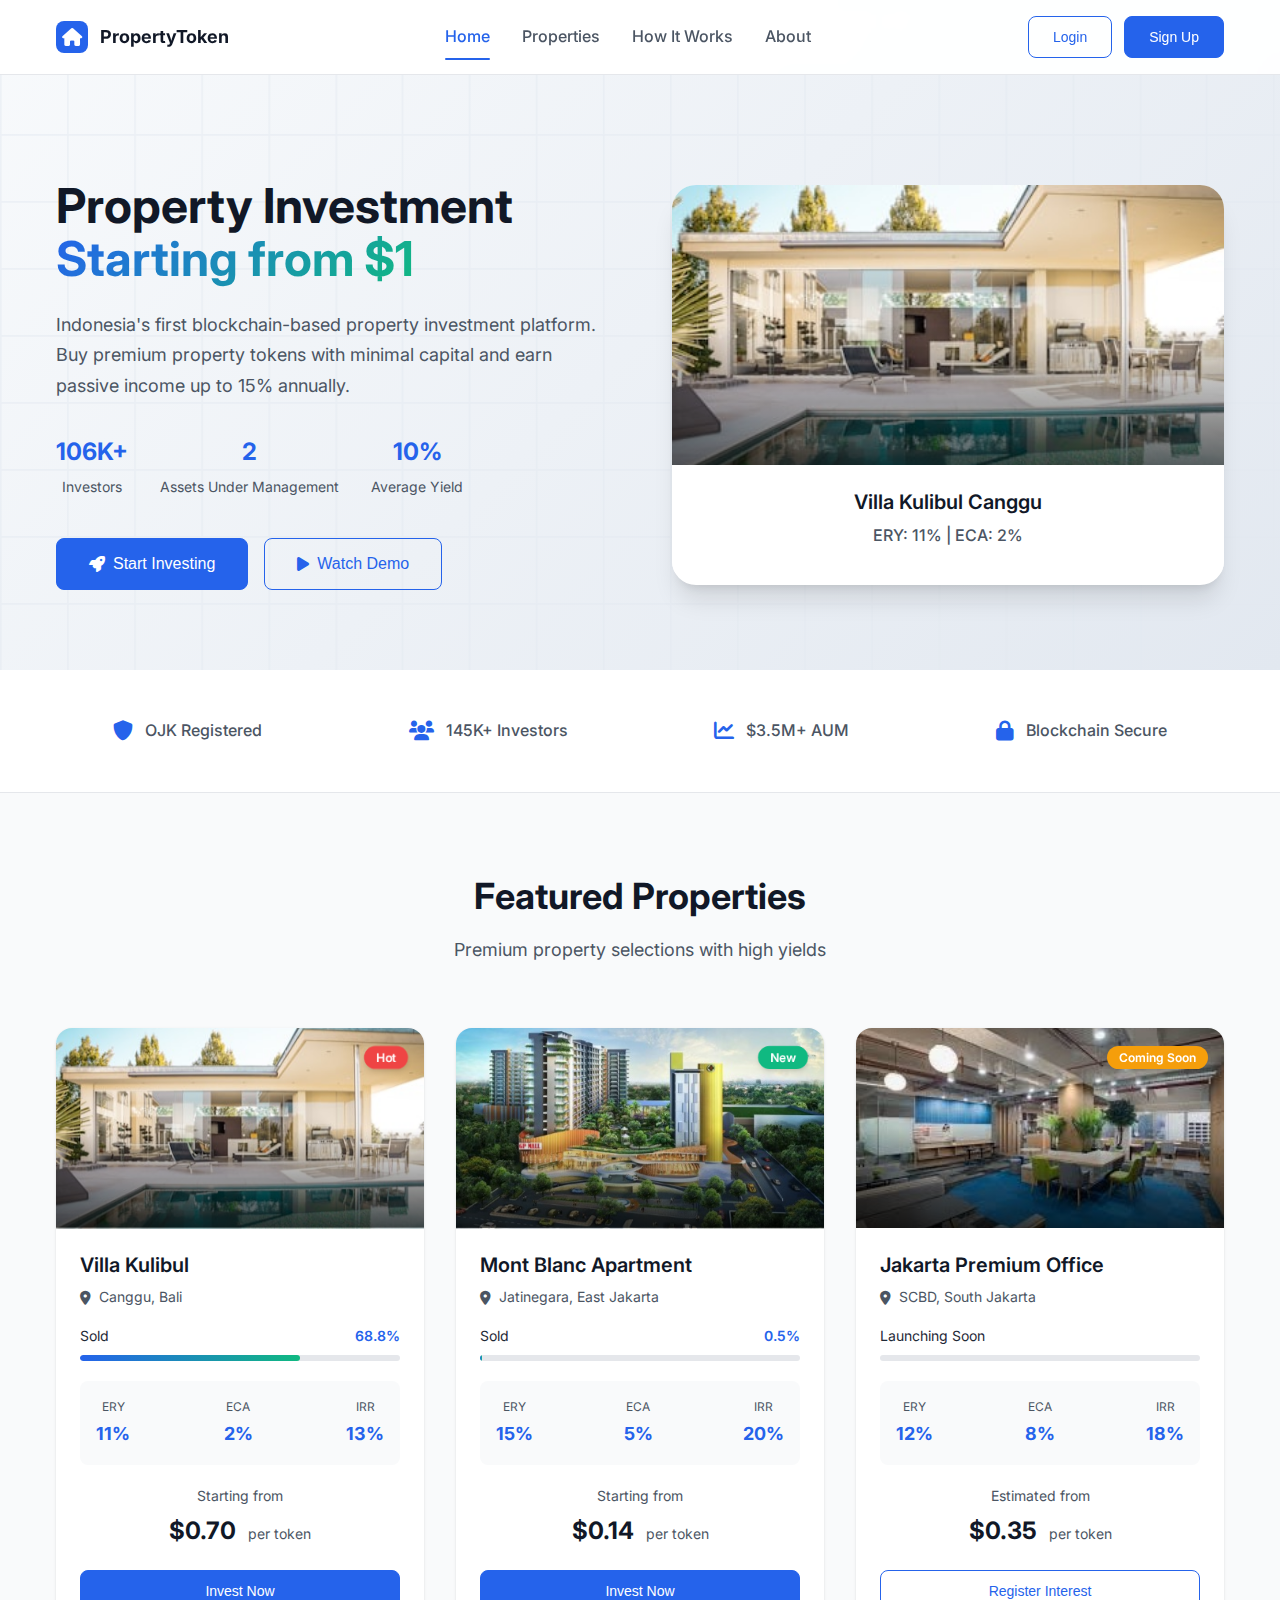
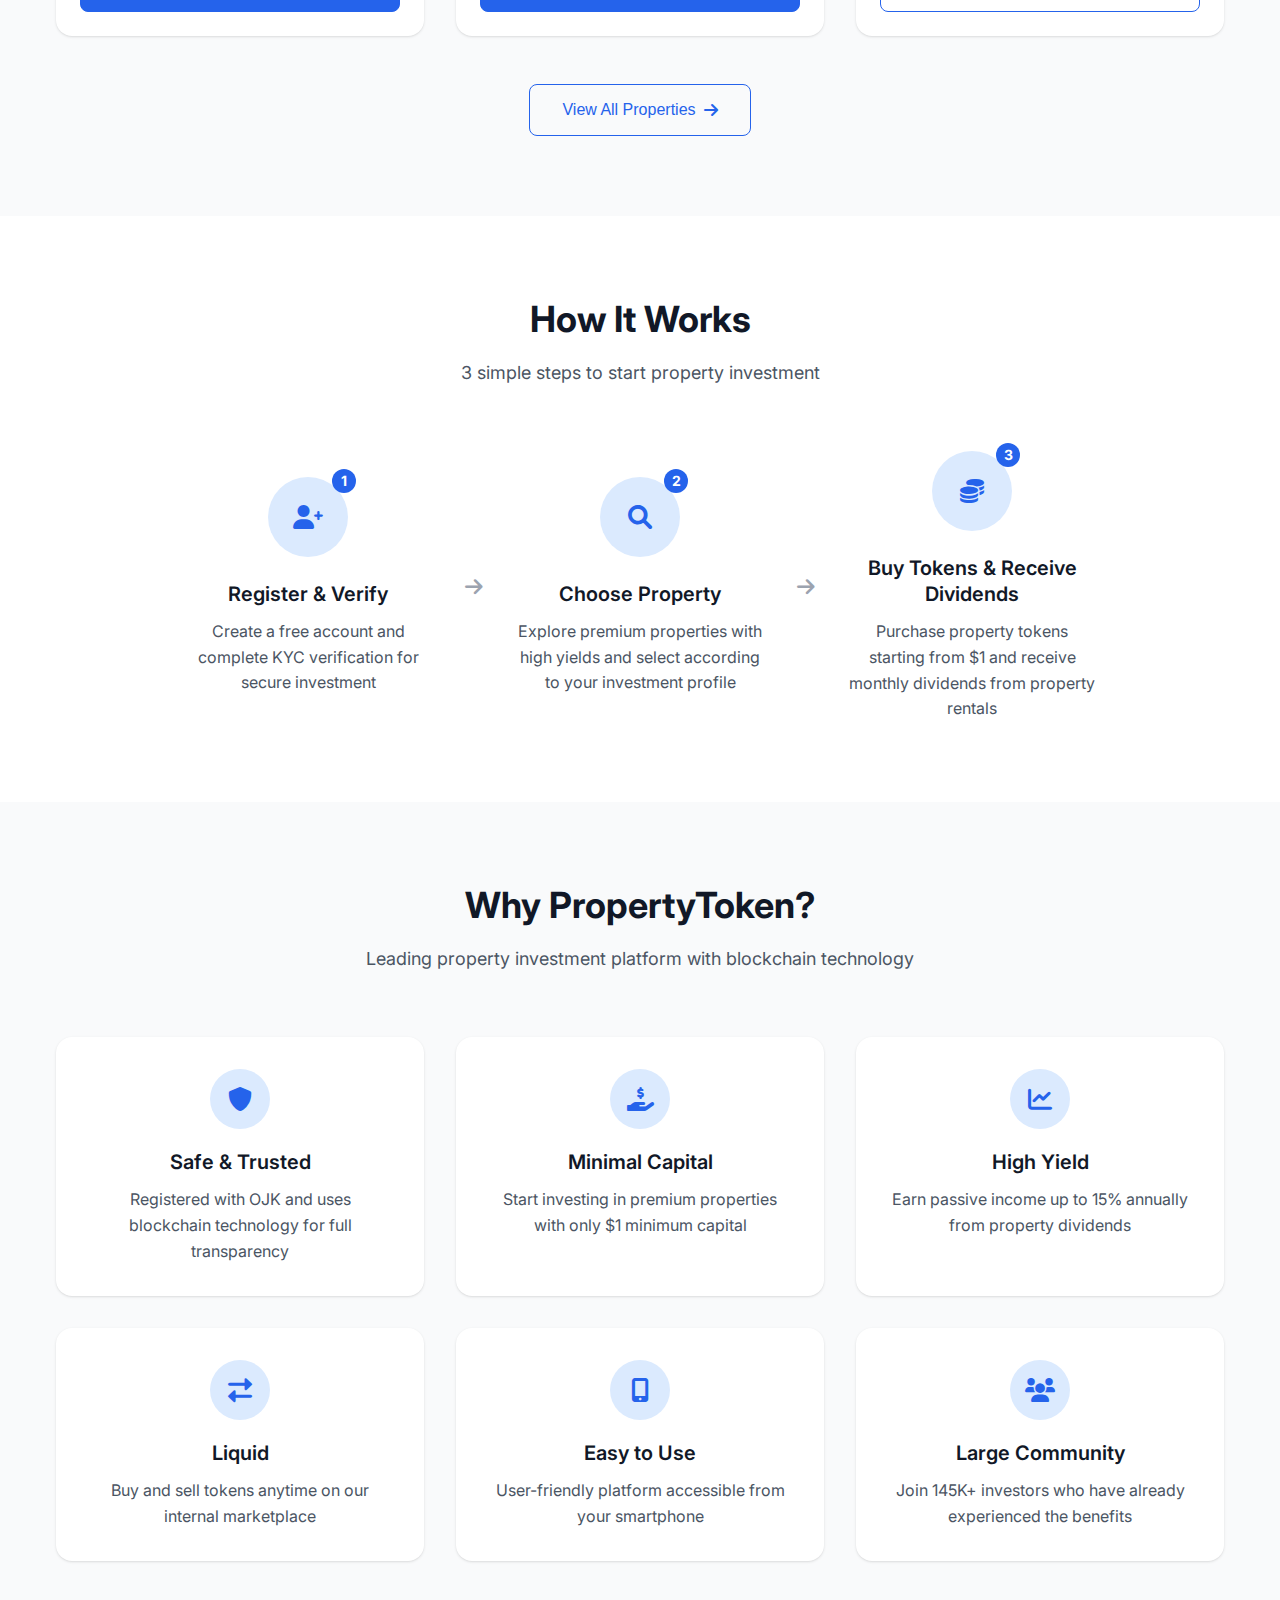
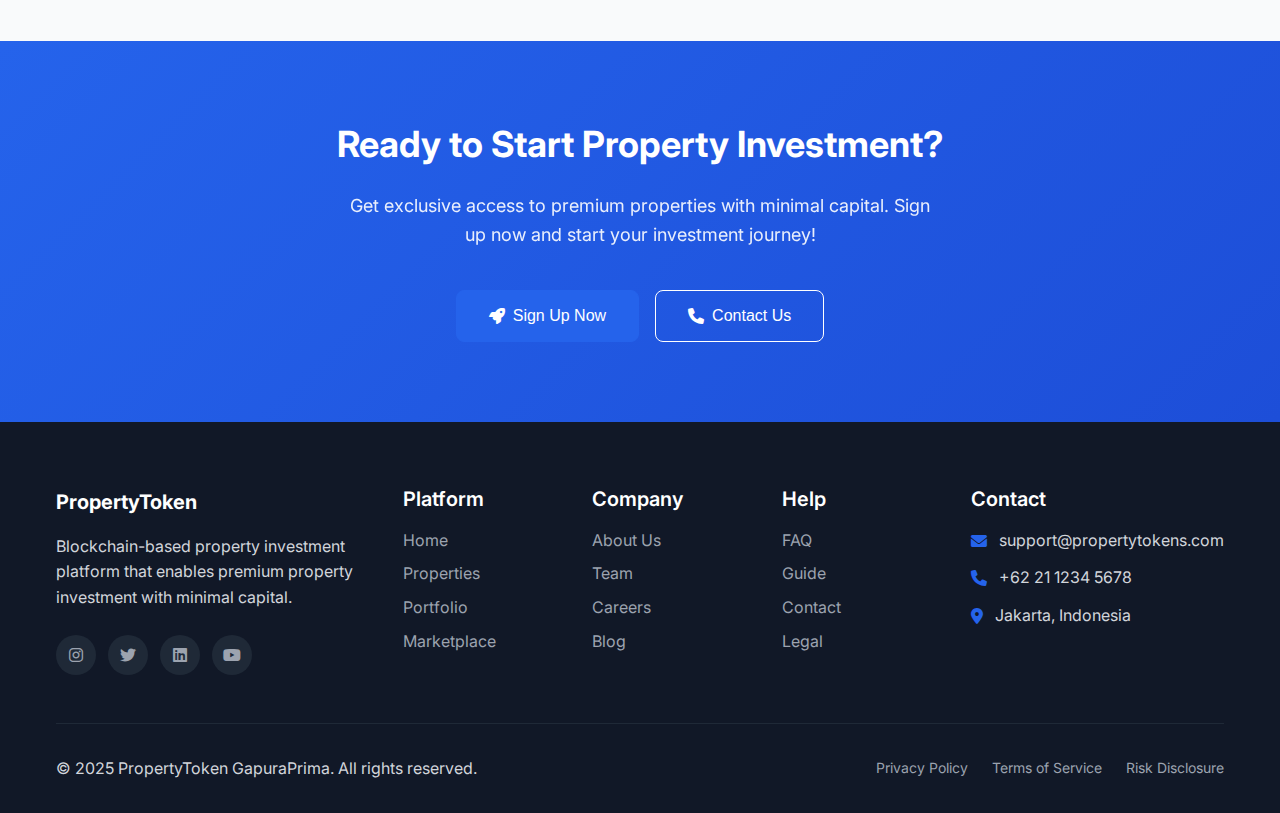
<file: src/propertytoken/index.html>
<!DOCTYPE html>
<html lang="en">
<head>
    <meta charset="UTF-8">
    <meta name="viewport" content="width=device-width, initial-scale=1.0">
    <title>PropertyToken GapuraPrima - Property Investment Starting from $1</title>
    <meta name="description" content="Blockchain-based property investment platform. Start investing in premium properties with minimal capital of $1.">
    <link rel="stylesheet" href="styles/main.css">
    <link rel="stylesheet" href="styles/responsive.css">
    <link rel="stylesheet" href="styles/auth-modal.css">
    <link href="https://cdnjs.cloudflare.com/ajax/libs/font-awesome/6.0.0/css/all.min.css" rel="stylesheet">
    <link href="https://fonts.googleapis.com/css2?family=Inter:wght@300;400;500;600;700&display=swap" rel="stylesheet">
</head>
<body>
    <!-- Header Navigation -->
    <header class="header">
        <nav class="navbar">
            <div class="nav-container">
                <div class="nav-brand">
                    <div class="logo">
                        <i class="fas fa-home"></i>
                    </div>
                    <span class="brand-text">PropertyToken</span>
                </div>
                
                <!-- Desktop Navigation -->
                <div class="nav-menu">
                    <a href="#home" class="nav-link active">Home</a>
                    <a href="#properties" class="nav-link">Properties</a>
                    <a href="#how-it-works" class="nav-link">How It Works</a>
                    <a href="#about" class="nav-link">About</a>
                </div>
                
                <!-- Auth Buttons -->
                <div class="nav-auth">
                    <button class="btn btn-outline" data-auth="login">Login</button>
                    <button class="btn btn-primary" data-auth="register">Sign Up</button>
                </div>
                
                <!-- Mobile Menu Toggle -->
                <button class="mobile-menu-toggle">
                    <i class="fas fa-bars"></i>
                </button>
            </div>
        </nav>
        
        <!-- Mobile Menu -->
        <div class="mobile-menu">
            <a href="#home" class="mobile-nav-link">Home</a>
            <a href="#properties" class="mobile-nav-link">Properties</a>
            <a href="#how-it-works" class="mobile-nav-link">How It Works</a>
            <a href="#about" class="mobile-nav-link">About</a>
            <div class="mobile-auth">
                <button class="btn btn-outline btn-block" data-auth="login">Login</button>
                <button class="btn btn-primary btn-block" data-auth="register">Sign Up</button>
            </div>
        </div>
    </header>

    <!-- Hero Section -->
    <section class="hero" id="home">
        <div class="hero-container">
            <div class="hero-content">
                <div class="hero-text">
                    <h1 class="hero-title">
                        Property Investment<br>
                        <span class="text-gradient">Starting from $1</span>
                    </h1>
                    <p class="hero-description">
                        Indonesia's first blockchain-based property investment platform. 
                        Buy premium property tokens with minimal capital and earn passive income up to 15% annually.
                    </p>
                    <div class="hero-stats">
                        <div class="stat-item">
                            <div class="stat-number">145K+</div>
                            <div class="stat-label">Investors</div>
                        </div>
                        <div class="stat-item">
                            <div class="stat-number">$3.5M+</div>
                            <div class="stat-label">Assets Under Management</div>
                        </div>
                        <div class="stat-item">
                            <div class="stat-number">15%</div>
                            <div class="stat-label">Average Yield</div>
                        </div>
                    </div>
                    <div class="hero-actions">
                        <button class="btn btn-primary btn-large" data-auth="register">
                            <i class="fas fa-rocket"></i>
                            Start Investing
                        </button>
                        <button class="btn btn-outline btn-large">
                            <i class="fas fa-play"></i>
                            Watch Demo
                        </button>
                    </div>
                </div>
                
                <div class="hero-visual">
                    <div class="property-carousel">
                        <div class="carousel-container">
                            <div class="property-slide active">
                                <div class="carousel-image villa-kulibul-bg">
                                    <div class="image-overlay"></div>
                                </div>
                                <div class="slide-info">
                                    <h3>Villa Kulibul Canggu</h3>
                                    <p>ERY: 11% | ECA: 2%</p>
                                </div>
                            </div>
                            <div class="property-slide">
                                <div class="carousel-image bassura-apartment-bg">
                                    <div class="image-overlay"></div>
                                </div>
                                <div class="slide-info">
                                    <h3>Mont Blanc Apartment</h3>
                                    <p>ERY: 15% | ECA: 5%</p>
                                </div>
                            </div>
                        </div>
                        <div class="carousel-indicators">
                            <span class="indicator active"></span>
                            <span class="indicator"></span>
                        </div>
                    </div>
                </div>
            </div>
        </div>
    </section>

    <!-- Trust Indicators -->
    <section class="trust-section">
        <div class="container">
            <div class="trust-indicators">
                <div class="trust-item">
                    <i class="fas fa-shield-alt"></i>
                    <span>OJK Registered</span>
                </div>
                <div class="trust-item">
                    <i class="fas fa-users"></i>
                    <span>145K+ Investors</span>
                </div>
                <div class="trust-item">
                    <i class="fas fa-chart-line"></i>
                    <span>$3.5M+ AUM</span>
                </div>
                <div class="trust-item">
                    <i class="fas fa-lock"></i>
                    <span>Blockchain Secure</span>
                </div>
            </div>
        </div>
    </section>

    <!-- Featured Properties -->
    <section class="featured-properties" id="properties">
        <div class="container">
            <div class="section-header">
                <h2 class="section-title">Featured Properties</h2>
                <p class="section-subtitle">Premium property selections with high yields</p>
            </div>
            
            <div class="properties-grid">
                <!-- Property Card 1 -->
                <div class="property-card">
                    <div class="property-image villa-kulibul-bg">
                        <div class="property-badge">
                            <span class="badge-hot">Hot</span>
                        </div>
                        <div class="property-overlay">
                            <i class="fas fa-home property-icon"></i>
                        </div>
                    </div>
                    <div class="property-content">
                        <div class="property-header">
                            <h3 class="property-title">Villa Kulibul</h3>
                            <p class="property-location">
                                <i class="fas fa-map-marker-alt"></i>
                                Canggu, Bali
                            </p>
                        </div>
                        
                        <div class="property-progress">
                            <div class="progress-info">
                                <span>Sold</span>
                                <span class="progress-percent">68.8%</span>
                            </div>
                            <div class="progress-bar">
                                <div class="progress-fill" style="width: 68.8%"></div>
                            </div>
                        </div>
                        
                        <div class="property-metrics">
                            <div class="metric">
                                <span class="metric-label">ERY</span>
                                <span class="metric-value">11%</span>
                            </div>
                            <div class="metric">
                                <span class="metric-label">ECA</span>
                                <span class="metric-value">2%</span>
                            </div>
                            <div class="metric">
                                <span class="metric-label">IRR</span>
                                <span class="metric-value">13%</span>
                            </div>
                        </div>
                        
                        <div class="property-price">
                            <span class="price-label">Starting from</span>
                            <span class="price-value">$0.70</span>
                            <span class="price-unit">per token</span>
                        </div>
                        
                        <button class="btn btn-primary btn-block" data-auth="register">
                            Invest Now
                        </button>
                    </div>
                </div>
                
                <!-- Property Card 2 -->
                <div class="property-card">
                    <div class="property-image bassura-apartment-bg">
                        <div class="property-badge">
                            <span class="badge-new">New</span>
                        </div>
                        <div class="property-overlay">
                            <i class="fas fa-building property-icon"></i>
                        </div>
                    </div>
                    <div class="property-content">
                        <div class="property-header">
                            <h3 class="property-title">Mont Blanc Apartment</h3>
                            <p class="property-location">
                                <i class="fas fa-map-marker-alt"></i>
                                Jatinegara, East Jakarta
                            </p>
                        </div>
                        
                        <div class="property-progress">
                            <div class="progress-info">
                                <span>Sold</span>
                                <span class="progress-percent">0.5%</span>
                            </div>
                            <div class="progress-bar">
                                <div class="progress-fill" style="width: 0.5%"></div>
                            </div>
                        </div>
                        
                        <div class="property-metrics">
                            <div class="metric">
                                <span class="metric-label">ERY</span>
                                <span class="metric-value">15%</span>
                            </div>
                            <div class="metric">
                                <span class="metric-label">ECA</span>
                                <span class="metric-value">5%</span>
                            </div>
                            <div class="metric">
                                <span class="metric-label">IRR</span>
                                <span class="metric-value">20%</span>
                            </div>
                        </div>
                        
                        <div class="property-price">
                            <span class="price-label">Starting from</span>
                            <span class="price-value">$0.14</span>
                            <span class="price-unit">per token</span>
                        </div>
                        
                        <button class="btn btn-primary btn-block" data-auth="register">
                            Invest Now
                        </button>
                    </div>
                </div>
                
                <!-- Property Card 3 -->
                <div class="property-card">
                    <div class="property-image jakarta-office-bg">
                        <div class="property-badge">
                            <span class="badge-coming">Coming Soon</span>
                        </div>
                        <div class="property-overlay">
                            <i class="fas fa-city property-icon"></i>
                        </div>
                    </div>
                    <div class="property-content">
                        <div class="property-header">
                            <h3 class="property-title">Jakarta Premium Office</h3>
                            <p class="property-location">
                                <i class="fas fa-map-marker-alt"></i>
                                SCBD, South Jakarta
                            </p>
                        </div>
                        
                        <div class="property-progress">
                            <div class="progress-info">
                                <span>Launching Soon</span>
                            </div>
                            <div class="progress-bar">
                                <div class="progress-fill" style="width: 0%"></div>
                            </div>
                        </div>
                        
                        <div class="property-metrics">
                            <div class="metric">
                                <span class="metric-label">ERY</span>
                                <span class="metric-value">12%</span>
                            </div>
                            <div class="metric">
                                <span class="metric-label">ECA</span>
                                <span class="metric-value">8%</span>
                            </div>
                            <div class="metric">
                                <span class="metric-label">IRR</span>
                                <span class="metric-value">18%</span>
                            </div>
                        </div>
                        
                        <div class="property-price">
                            <span class="price-label">Estimated from</span>
                            <span class="price-value">$0.35</span>
                            <span class="price-unit">per token</span>
                        </div>
                        
                        <button class="btn btn-outline btn-block">
                            Register Interest
                        </button>
                    </div>
                </div>
            </div>
            
            <div class="section-footer">
                <button class="btn btn-outline btn-large">
                    View All Properties
                    <i class="fas fa-arrow-right"></i>
                </button>
            </div>
        </div>
    </section>

    <!-- How It Works -->
    <section class="how-it-works" id="how-it-works">
        <div class="container">
            <div class="section-header">
                <h2 class="section-title">How It Works</h2>
                <p class="section-subtitle">3 simple steps to start property investment</p>
            </div>
            
            <div class="steps-container">
                <div class="step">
                    <div class="step-icon">
                        <div class="step-number">1</div>
                        <i class="fas fa-user-plus"></i>
                    </div>
                    <div class="step-content">
                        <h3 class="step-title">Register & Verify</h3>
                        <p class="step-description">
                            Create a free account and complete KYC verification for secure investment
                        </p>
                    </div>
                </div>
                
                <div class="step-arrow">
                    <i class="fas fa-arrow-right"></i>
                </div>
                
                <div class="step">
                    <div class="step-icon">
                        <div class="step-number">2</div>
                        <i class="fas fa-search"></i>
                    </div>
                    <div class="step-content">
                        <h3 class="step-title">Choose Property</h3>
                        <p class="step-description">
                            Explore premium properties with high yields and select according to your investment profile
                        </p>
                    </div>
                </div>
                
                <div class="step-arrow">
                    <i class="fas fa-arrow-right"></i>
                </div>
                
                <div class="step">
                    <div class="step-icon">
                        <div class="step-number">3</div>
                        <i class="fas fa-coins"></i>
                    </div>
                    <div class="step-content">
                        <h3 class="step-title">Buy Tokens & Receive Dividends</h3>
                        <p class="step-description">
                            Purchase property tokens starting from $1 and receive monthly dividends from property rentals
                        </p>
                    </div>
                </div>
            </div>
        </div>
    </section>

    <!-- Features Section -->
    <section class="features">
        <div class="container">
            <div class="section-header">
                <h2 class="section-title">Why PropertyToken?</h2>
                <p class="section-subtitle">Leading property investment platform with blockchain technology</p>
            </div>
            
            <div class="features-grid">
                <div class="feature-card">
                    <div class="feature-icon">
                        <i class="fas fa-shield-alt"></i>
                    </div>
                    <h3 class="feature-title">Safe & Trusted</h3>
                    <p class="feature-description">
                        Registered with OJK and uses blockchain technology for full transparency
                    </p>
                </div>
                
                <div class="feature-card">
                    <div class="feature-icon">
                        <i class="fas fa-hand-holding-usd"></i>
                    </div>
                    <h3 class="feature-title">Minimal Capital</h3>
                    <p class="feature-description">
                        Start investing in premium properties with only $1 minimum capital
                    </p>
                </div>
                
                <div class="feature-card">
                    <div class="feature-icon">
                        <i class="fas fa-chart-line"></i>
                    </div>
                    <h3 class="feature-title">High Yield</h3>
                    <p class="feature-description">
                        Earn passive income up to 15% annually from property dividends
                    </p>
                </div>
                
                <div class="feature-card">
                    <div class="feature-icon">
                        <i class="fas fa-exchange-alt"></i>
                    </div>
                    <h3 class="feature-title">Liquid</h3>
                    <p class="feature-description">
                        Buy and sell tokens anytime on our internal marketplace
                    </p>
                </div>
                
                <div class="feature-card">
                    <div class="feature-icon">
                        <i class="fas fa-mobile-alt"></i>
                    </div>
                    <h3 class="feature-title">Easy to Use</h3>
                    <p class="feature-description">
                        User-friendly platform accessible from your smartphone
                    </p>
                </div>
                
                <div class="feature-card">
                    <div class="feature-icon">
                        <i class="fas fa-users"></i>
                    </div>
                    <h3 class="feature-title">Large Community</h3>
                    <p class="feature-description">
                        Join 145K+ investors who have already experienced the benefits
                    </p>
                </div>
            </div>
        </div>
    </section>

    <!-- CTA Section -->
    <section class="cta-section">
        <div class="container">
            <div class="cta-content">
                <h2 class="cta-title">Ready to Start Property Investment?</h2>
                <p class="cta-description">
                    Get exclusive access to premium properties with minimal capital. 
                    Sign up now and start your investment journey!
                </p>
                <div class="cta-actions">
                    <button class="btn btn-primary btn-large" data-auth="register">
                        <i class="fas fa-rocket"></i>
                        Sign Up Now
                    </button>
                    <button class="btn btn-outline-white btn-large">
                        <i class="fas fa-phone"></i>
                        Contact Us
                    </button>
                </div>
            </div>
        </div>
    </section>

    <!-- Footer -->
    <footer class="footer">
        <div class="container">
            <div class="footer-content">
                <div class="footer-section">
                    <div class="footer-brand">
                        <span class="footer-brand-text">PropertyToken</span>
                    </div>
                    <p class="footer-description">
                        Blockchain-based property investment platform that enables 
                        premium property investment with minimal capital.
                    </p>
                    <div class="social-links">
                        <a href="#" class="social-link"><i class="fab fa-instagram"></i></a>
                        <a href="#" class="social-link"><i class="fab fa-twitter"></i></a>
                        <a href="#" class="social-link"><i class="fab fa-linkedin"></i></a>
                        <a href="#" class="social-link"><i class="fab fa-youtube"></i></a>
                    </div>
                </div>
                
                <div class="footer-section">
                    <h4 class="footer-section-title">Platform</h4>
                    <ul class="footer-links">
                        <li><a href="#">Home</a></li>
                        <li><a href="#">Properties</a></li>
                        <li><a href="#">Portfolio</a></li>
                        <li><a href="#">Marketplace</a></li>
                    </ul>
                </div>
                
                <div class="footer-section">
                    <h4 class="footer-section-title">Company</h4>
                    <ul class="footer-links">
                        <li><a href="#">About Us</a></li>
                        <li><a href="#">Team</a></li>
                        <li><a href="#">Careers</a></li>
                        <li><a href="#">Blog</a></li>
                    </ul>
                </div>
                
                <div class="footer-section">
                    <h4 class="footer-section-title">Help</h4>
                    <ul class="footer-links">
                        <li><a href="#">FAQ</a></li>
                        <li><a href="#">Guide</a></li>
                        <li><a href="#">Contact</a></li>
                        <li><a href="#">Legal</a></li>
                    </ul>
                </div>
                
                <div class="footer-section">
                    <h4 class="footer-section-title">Contact</h4>
                    <div class="contact-info">
                        <p><i class="fas fa-envelope"></i> support@propertytokens.com</p>
                        <p><i class="fas fa-phone"></i> +62 21 1234 5678</p>
                        <p><i class="fas fa-map-marker-alt"></i> Jakarta, Indonesia</p>
                    </div>
                </div>
            </div>
            
            <div class="footer-bottom">
                <div class="footer-bottom-content">
                    <p>&copy; 2025 PropertyToken GapuraPrima. All rights reserved.</p>
                    <div class="footer-legal">
                        <a href="#">Privacy Policy</a>
                        <a href="#">Terms of Service</a>
                        <a href="#">Risk Disclosure</a>
                    </div>
                </div>
            </div>
        </div>
    </footer>

    <!-- Authentication Modal Component -->
    <div id="authModal" class="auth-modal">
        <div class="auth-modal-overlay">
            <div class="auth-modal-content">
                <!-- Close Button -->
                <button class="auth-modal-close" id="closeAuthModal">
                    <i class="fas fa-times"></i>
                </button>
                
                <!-- Modal Header -->
                <div class="auth-modal-header">
                    <div class="auth-logo">
                        <div class="logo">
                            <i class="fas fa-home"></i>
                        </div>
                        <span class="brand-text">PropertyToken</span>
                    </div>
                    <p class="auth-subtitle">Trusted property investment platform</p>
                </div>
                
                <!-- Login Form -->
                <div id="loginForm" class="auth-form active">
                    <h2 class="auth-title">Sign In to Your Account</h2>
                    <p class="auth-description">Access your portfolio and start investing in premium properties</p>
                    
                    <form class="auth-form-content">
                        <div class="form-group">
                            <label for="loginEmail" class="form-label">Email</label>
                            <div class="form-input-group">
                                <i class="fas fa-envelope form-icon"></i>
                                <input 
                                    type="email" 
                                    id="loginEmail" 
                                    class="form-input" 
                                    placeholder="name@email.com"
                                    required
                                >
                            </div>
                        </div>
                        
                        <div class="form-group">
                            <label for="loginPassword" class="form-label">Password</label>
                            <div class="form-input-group">
                                <i class="fas fa-lock form-icon"></i>
                                <input 
                                    type="password" 
                                    id="loginPassword" 
                                    class="form-input" 
                                    placeholder="Enter password"
                                    required
                                >
                                <button type="button" class="password-toggle" id="toggleLoginPassword">
                                    <i class="fas fa-eye"></i>
                                </button>
                            </div>
                        </div>
                        
                        <div class="form-options">
                            <label class="checkbox-label">
                                <input type="checkbox" id="rememberMe">
                                <span class="checkbox-custom"></span>
                                <span class="checkbox-text">Remember me</span>
                            </label>
                            <a href="#" class="forgot-password" id="showForgotPassword">Forgot password?</a>
                        </div>
                        
                        <button type="submit" class="btn btn-primary btn-block btn-large auth-submit">
                            <i class="fas fa-sign-in-alt"></i>
                            Sign In
                        </button>
                    </form>
                    
                    <div class="auth-divider">
                        <span>or</span>
                    </div>
                    
                    <div class="social-login">
                        <button class="btn btn-outline btn-block social-btn">
                            <i class="fab fa-google"></i>
                            Sign in with Google
                        </button>
                    </div>
                    
                    <div class="auth-switch">
                        <p>Don't have an account? <a href="#" id="showRegister">Sign up now</a></p>
                    </div>
                </div>
                
                <!-- Register Form -->
                <div id="registerForm" class="auth-form">
                    <h2 class="auth-title">Create New Account</h2>
                    <p class="auth-description">Join 145K+ property investors</p>
                    
                    <form class="auth-form-content">
                        <div class="form-row">
                            <div class="form-group">
                                <label for="firstName" class="form-label">First Name</label>
                                <div class="form-input-group">
                                    <i class="fas fa-user form-icon"></i>
                                    <input 
                                        type="text" 
                                        id="firstName" 
                                        class="form-input" 
                                        placeholder="First name"
                                        required
                                    >
                                </div>
                            </div>
                            <div class="form-group">
                                <label for="lastName" class="form-label">Last Name</label>
                                <div class="form-input-group">
                                    <i class="fas fa-user form-icon"></i>
                                    <input 
                                        type="text" 
                                        id="lastName" 
                                        class="form-input" 
                                        placeholder="Last name"
                                        required
                                    >
                                </div>
                            </div>
                        </div>
                        
                        <div class="form-group">
                            <label for="registerEmail" class="form-label">Email</label>
                            <div class="form-input-group">
                                <i class="fas fa-envelope form-icon"></i>
                                <input 
                                    type="email" 
                                    id="registerEmail" 
                                    class="form-input" 
                                    placeholder="name@email.com"
                                    required
                                >
                            </div>
                        </div>
                        
                        <div class="form-group">
                            <label for="phoneNumber" class="form-label">WhatsApp Number</label>
                            <div class="form-input-group">
                                <i class="fas fa-phone form-icon"></i>
                                <input 
                                    type="tel" 
                                    id="phoneNumber" 
                                    class="form-input" 
                                    placeholder="+62 812 3456 7890"
                                    required
                                >
                                <span class="input-hint">For OTP verification</span>
                            </div>
                        </div>
                        
                        <div class="form-group">
                            <label for="registerPassword" class="form-label">Password</label>
                            <div class="form-input-group">
                                <i class="fas fa-lock form-icon"></i>
                                <input 
                                    type="password" 
                                    id="registerPassword" 
                                    class="form-input" 
                                    placeholder="Minimum 8 characters"
                                    required
                                >
                                <button type="button" class="password-toggle" id="toggleRegisterPassword">
                                    <i class="fas fa-eye"></i>
                                </button>
                            </div>
                            <div class="password-strength">
                                <div class="strength-bar">
                                    <div class="strength-fill"></div>
                                </div>
                                <span class="strength-text">Weak</span>
                            </div>
                        </div>
                        
                        <div class="form-group">
                            <label for="referralCode" class="form-label">Referral Code (Optional)</label>
                            <div class="form-input-group">
                                <i class="fas fa-gift form-icon"></i>
                                <input 
                                    type="text" 
                                    id="referralCode" 
                                    class="form-input" 
                                    placeholder="ALBERT.OSCARINA.ZPGG"
                                >
                                <span class="input-hint">Get 3 free tokens!</span>
                            </div>
                        </div>
                        
                        <div class="form-group">
                            <label class="checkbox-label">
                                <input type="checkbox" id="agreeTerms" required>
                                <span class="checkbox-custom"></span>
                                <span class="checkbox-text">
                                    I agree to the <a href="#">Terms & Conditions</a> and <a href="#">Privacy Policy</a>
                                </span>
                            </label>
                        </div>
                        
                        <div class="form-group">
                            <label class="checkbox-label">
                                <input type="checkbox" id="agreeMarketing">
                                <span class="checkbox-custom"></span>
                                <span class="checkbox-text">
                                    I want to receive investment updates and attractive promotions
                                </span>
                            </label>
                        </div>
                        
                        <button type="submit" class="btn btn-primary btn-block btn-large auth-submit">
                            <i class="fas fa-user-plus"></i>
                            Create Account
                        </button>
                    </form>
                    
                    <div class="auth-divider">
                        <span>or</span>
                    </div>
                    
                    <div class="social-login">
                        <button class="btn btn-outline btn-block social-btn">
                            <i class="fab fa-google"></i>
                            Sign up with Google
                        </button>
                    </div>
                    
                    <div class="auth-switch">
                        <p>Already have an account? <a href="#" id="showLogin">Sign in now</a></p>
                    </div>
                </div>
                
                <!-- OTP Verification Form -->
                <div id="otpForm" class="auth-form">
                    <div class="otp-header">
                        <div class="otp-icon">
                            <i class="fab fa-whatsapp"></i>
                        </div>
                        <h2 class="auth-title">WhatsApp Verification</h2>
                        <p class="auth-description">
                            We have sent an OTP code to<br>
                            <strong id="otpPhoneDisplay">+62 812 ****7890</strong>
                        </p>
                    </div>
                    
                    <form class="auth-form-content">
                        <div class="otp-input-group">
                            <input type="text" class="otp-input" maxlength="1" pattern="[0-9]">
                            <input type="text" class="otp-input" maxlength="1" pattern="[0-9]">
                            <input type="text" class="otp-input" maxlength="1" pattern="[0-9]">
                            <input type="text" class="otp-input" maxlength="1" pattern="[0-9]">
                            <input type="text" class="otp-input" maxlength="1" pattern="[0-9]">
                            <input type="text" class="otp-input" maxlength="1" pattern="[0-9]">
                        </div>
                        
                        <div class="otp-timer">
                            <p>Resend code in <span id="otpTimer">60</span> seconds</p>
                            <button type="button" class="btn btn-outline resend-otp" id="resendOtp" disabled>
                                <i class="fas fa-redo"></i>
                                Resend
                            </button>
                        </div>
                        
                        <button type="submit" class="btn btn-primary btn-block btn-large auth-submit">
                            <i class="fas fa-check"></i>
                            Verify
                        </button>
                    </form>
                    
                    <div class="auth-switch">
                        <p><a href="#" id="changePhoneNumber">Change WhatsApp number</a></p>
                    </div>
                </div>
                
                <!-- Forgot Password Form -->
                <div id="forgotPasswordForm" class="auth-form">
                    <div class="forgot-header">
                        <div class="forgot-icon">
                            <i class="fas fa-key"></i>
                        </div>
                        <h2 class="auth-title">Reset Password</h2>
                        <p class="auth-description">
                            Enter your email and we will send you a password reset link
                        </p>
                    </div>
                    
                    <form class="auth-form-content">
                        <div class="form-group">
                            <label for="resetEmail" class="form-label">Email</label>
                            <div class="form-input-group">
                                <i class="fas fa-envelope form-icon"></i>
                                <input 
                                    type="email" 
                                    id="resetEmail" 
                                    class="form-input" 
                                    placeholder="name@email.com"
                                    required
                                >
                            </div>
                        </div>
                        
                        <button type="submit" class="btn btn-primary btn-block btn-large auth-submit">
                            <i class="fas fa-paper-plane"></i>
                            Send Reset Link
                        </button>
                    </form>
                    
                    <div class="auth-switch">
                        <p><a href="#" id="backToLogin">Back to login</a></p>
                    </div>
                </div>
                
                <!-- Success Message -->
                <div id="successMessage" class="auth-form">
                    <div class="success-header">
                        <div class="success-icon">
                            <i class="fas fa-check-circle"></i>
                        </div>
                        <h2 class="auth-title">Success!</h2>
                        <p class="auth-description" id="successText">
                            Your account has been successfully created. Welcome to PropertyToken!
                        </p>
                    </div>
                    
                    <button class="btn btn-primary btn-block btn-large" id="continueToApp">
                        <i class="fas fa-arrow-right"></i>
                        Continue
                    </button>
                </div>
            </div>
        </div>
    </div>

    <!-- Scripts -->
    <script src="scripts/main.js"></script>
    <script src="scripts/auth-modal.js"></script>
</body>
</html>
</file>
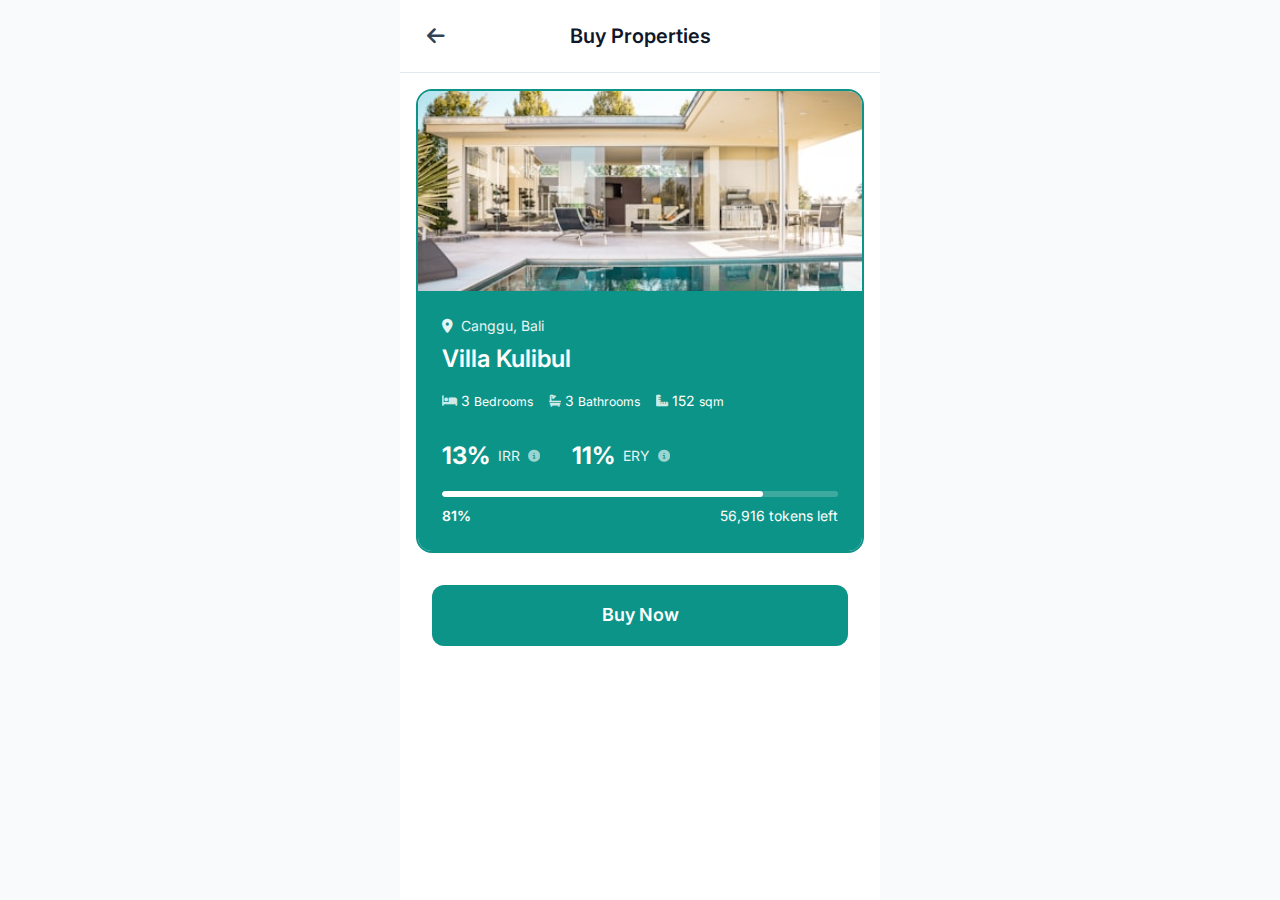
<file: src/propertytoken/invest01.html>
<!DOCTYPE html>
<html lang="en">
<head>
    <meta charset="UTF-8">
    <meta name="viewport" content="width=device-width, initial-scale=1.0">
    <title>Buy Properties - PropertyToken GapuraPrima</title>
    
    <!-- Favicon -->
    <link rel="icon" type="image/png" href="images/logo-icon.png">
    
    <!-- Bootstrap 5 CSS -->
    <link href="https://cdn.jsdelivr.net/npm/bootstrap@5.3.0/dist/css/bootstrap.min.css" rel="stylesheet">
    
    <!-- Font Awesome Icons -->
    <link rel="stylesheet" href="https://cdnjs.cloudflare.com/ajax/libs/font-awesome/6.4.0/css/all.min.css">
    
    <!-- Google Fonts -->
    <link href="https://fonts.googleapis.com/css2?family=Inter:wght@300;400;500;600;700&display=swap" rel="stylesheet">
    
    <!-- Custom Styles -->
    <link rel="stylesheet" href="styles/invest.css">
</head>
<body class="invest-body">
    <div class="invest-container">
        <!-- Header -->
        <header class="invest-header">
            <div class="header-content">
                <button class="back-btn" onclick="window.history.back()">
                    <i class="fas fa-arrow-left"></i>
                </button>
                <h1 class="page-title" data-en="Buy Properties" data-id="Beli Properti">Buy Properties</h1>
                <div class="header-spacer"></div>
            </div>
        </header>

        <!-- Property Card -->
        <div class="property-container">
            <div class="property-card">
                <div class="property-image">
                    <img src="images/villa-kulibul.jpg" alt="Villa Kulibul" onerror="this.src='images/property-placeholder.jpg'">
                </div>
                
                <div class="property-info">
                    <div class="property-location">
                        <i class="fas fa-map-marker-alt"></i>
                        <span data-en="Canggu, Bali" data-id="Canggu, Bali">Canggu, Bali</span>
                    </div>
                    
                    <h2 class="property-name" data-en="Villa Kulibul" data-id="Villa Kulibul">Villa Kulibul</h2>
                    
                    <div class="property-features">
                        <div class="feature">
                            <i class="fas fa-bed"></i>
                            <span>3 <small data-en="Bedrooms" data-id="Kamar Tidur">Bedrooms</small></span>
                        </div>
                        <div class="feature">
                            <i class="fas fa-bath"></i>
                            <span>3 <small data-en="Bathrooms" data-id="Kamar Mandi">Bathrooms</small></span>
                        </div>
                        <div class="feature">
                            <i class="fas fa-ruler-combined"></i>
                            <span>152 <small>sqm</small></span>
                        </div>
                    </div>
                    
                    <div class="financial-info">
                        <div class="returns">
                            <div class="return-item">
                                <span class="return-value">13%</span>
                                <span class="return-label">IRR</span>
                                <i class="fas fa-info-circle" data-bs-toggle="tooltip" title="Internal Rate of Return"></i>
                            </div>
                            <div class="return-item">
                                <span class="return-value">11%</span>
                                <span class="return-label">ERY</span>
                                <i class="fas fa-info-circle" data-bs-toggle="tooltip" title="Expected Rental Yield"></i>
                            </div>
                        </div>
                        
                        <div class="availability">
                            <div class="availability-bar">
                                <div class="availability-fill" style="width: 81%"></div>
                            </div>
                            <div class="availability-text">
                                <span class="percentage">81%</span>
                                <span class="tokens-left" data-en="56916 tokens left" data-id="56916 token tersisa">56916 tokens left</span>
                            </div>
                        </div>
                    </div>
                </div>
            </div>
            
            <!-- Buy Button -->
            <div class="buy-section">
                <button class="btn-buy" onclick="proceedToInvest()">
                    <span data-en="Buy Now" data-id="Beli Sekarang">Buy Now</span>
                </button>
            </div>
        </div>
    </div>

    <!-- Bootstrap 5 JS -->
    <script src="https://cdn.jsdelivr.net/npm/bootstrap@5.3.0/dist/js/bootstrap.bundle.min.js"></script>
    
    <!-- Custom Scripts -->
    <script src="scripts/invest01.js"></script>
</body>
</html>
</file>
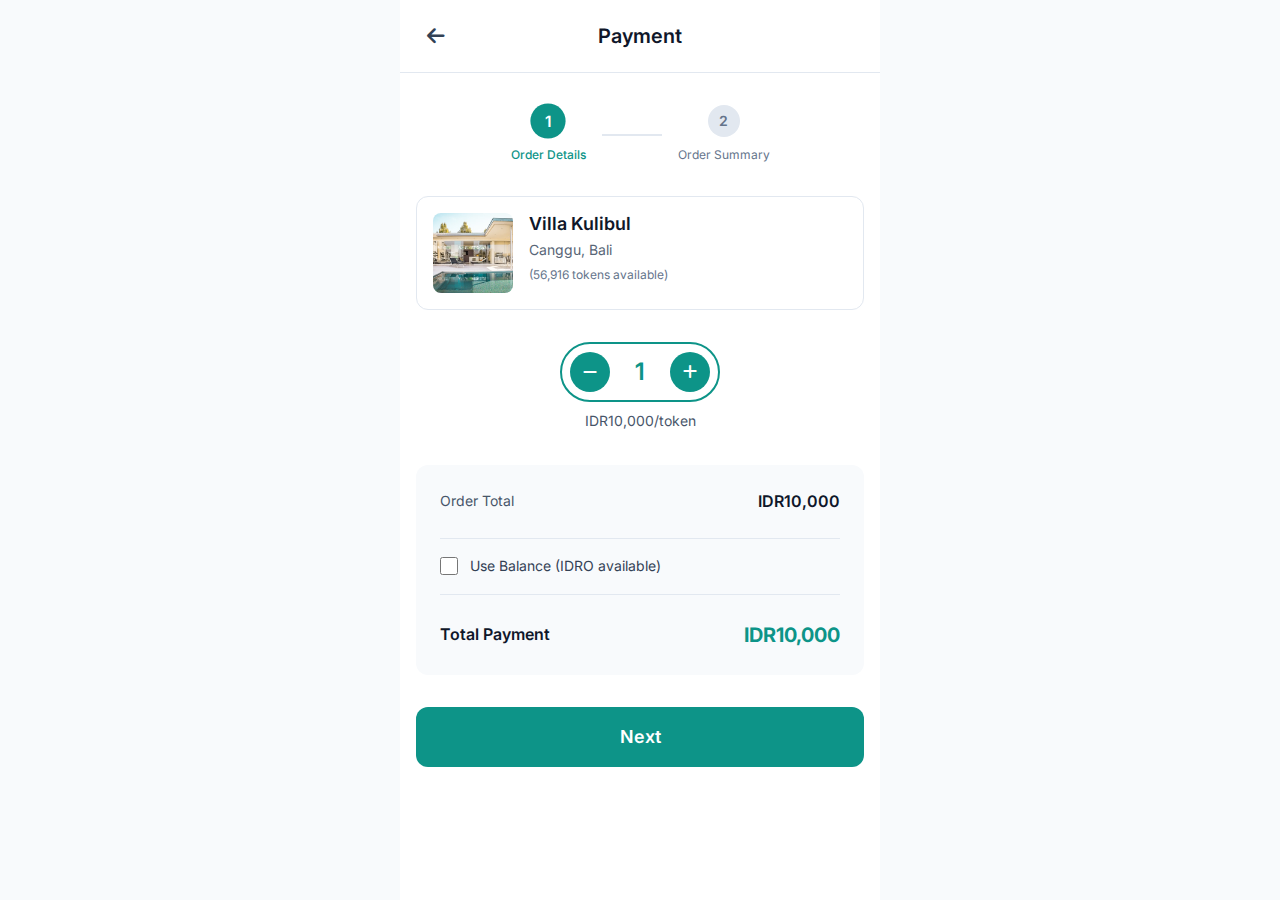
<file: src/propertytoken/invest02.html>
<!DOCTYPE html>
<html lang="en">
<head>
    <meta charset="UTF-8">
    <meta name="viewport" content="width=device-width, initial-scale=1.0">
    <title>Payment - Order Details - PropertyToken GapuraPrima</title>
    
    <!-- Favicon -->
    <link rel="icon" type="image/png" href="images/logo-icon.png">
    
    <!-- Bootstrap 5 CSS -->
    <link href="https://cdn.jsdelivr.net/npm/bootstrap@5.3.0/dist/css/bootstrap.min.css" rel="stylesheet">
    
    <!-- Font Awesome Icons -->
    <link rel="stylesheet" href="https://cdnjs.cloudflare.com/ajax/libs/font-awesome/6.4.0/css/all.min.css">
    
    <!-- Google Fonts -->
    <link href="https://fonts.googleapis.com/css2?family=Inter:wght@300;400;500;600;700&display=swap" rel="stylesheet">
    
    <!-- Custom Styles -->
    <link rel="stylesheet" href="styles/invest.css">
</head>
<body class="invest-body">
    <div class="invest-container">
        <!-- Header -->
        <header class="invest-header">
            <div class="header-content">
                <button class="back-btn" onclick="window.history.back()">
                    <i class="fas fa-arrow-left"></i>
                </button>
                <h1 class="page-title" data-en="Payment" data-id="Pembayaran">Payment</h1>
                <div class="header-spacer"></div>
            </div>
        </header>

        <!-- Progress Steps -->
        <div class="progress-container">
            <div class="progress-steps">
                <div class="step active">
                    <div class="step-number">1</div>
                    <span class="step-label" data-en="Order Details" data-id="Detail Pesanan">Order Details</span>
                </div>
                <div class="step-line"></div>
                <div class="step">
                    <div class="step-number">2</div>
                    <span class="step-label" data-en="Order Summary" data-id="Ringkasan Pesanan">Order Summary</span>
                </div>
            </div>
        </div>

        <!-- Order Content -->
        <div class="order-container">
            <!-- Property Info -->
            <div class="order-property">
                <div class="property-thumbnail">
                    <img src="images/villa-kulibul.jpg" alt="Villa Kulibul" onerror="this.src='images/property-placeholder.jpg'">
                </div>
                <div class="property-details">
                    <h3 class="property-name" data-en="Villa Kulibul" data-id="Villa Kulibul">Villa Kulibul</h3>
                    <p class="property-location" data-en="Canggu, Bali" data-id="Canggu, Bali">Canggu, Bali</p>
                    <p class="tokens-available" data-en="(56913 tokens available)" data-id="(56913 token tersedia)">(56913 tokens available)</p>
                </div>
            </div>

            <!-- Quantity Selector -->
            <div class="quantity-section">
                <div class="quantity-selector">
                    <button class="quantity-btn minus" onclick="adjustQuantity(-1)">
                        <i class="fas fa-minus"></i>
                    </button>
                    <span class="quantity-display" id="tokenQuantity">1</span>
                    <button class="quantity-btn plus" onclick="adjustQuantity(1)">
                        <i class="fas fa-plus"></i>
                    </button>
                </div>
                <div class="price-per-token" data-en="IDR10,000/token" data-id="IDR10.000/token">IDR10,000/token</div>
            </div>

            <!-- Order Summary -->
            <div class="order-summary">
                <div class="summary-row">
                    <span class="summary-label" data-en="Order Total" data-id="Total Pesanan">Order Total</span>
                    <span class="summary-value" id="orderTotal">IDR10,000</span>
                </div>
                
                <div class="balance-option">
                    <div class="balance-toggle">
                        <input type="checkbox" id="useBalance" onchange="toggleBalance()">
                        <label for="useBalance">
                            <span data-en="Use Balance (IDRO available)" data-id="Gunakan Saldo (IDRO tersedia)">Use Balance (IDRO available)</span>
                        </label>
                    </div>
                </div>
                
                <div class="total-payment">
                    <div class="payment-row">
                        <span class="payment-label" data-en="Total Payment" data-id="Total Pembayaran">Total Payment</span>
                        <span class="payment-amount" id="totalPayment">IDR10,000</span>
                    </div>
                </div>
            </div>

            <!-- Next Button -->
            <div class="action-section">
                <button class="btn-next" onclick="proceedToSummary()">
                    <span data-en="Next" data-id="Selanjutnya">Next</span>
                </button>
            </div>
        </div>
    </div>

    <!-- Bootstrap 5 JS -->
    <script src="https://cdn.jsdelivr.net/npm/bootstrap@5.3.0/dist/js/bootstrap.bundle.min.js"></script>
    
    <!-- Custom Scripts -->
    <script src="scripts/invest02.js"></script>
</body>
</html>
</file>
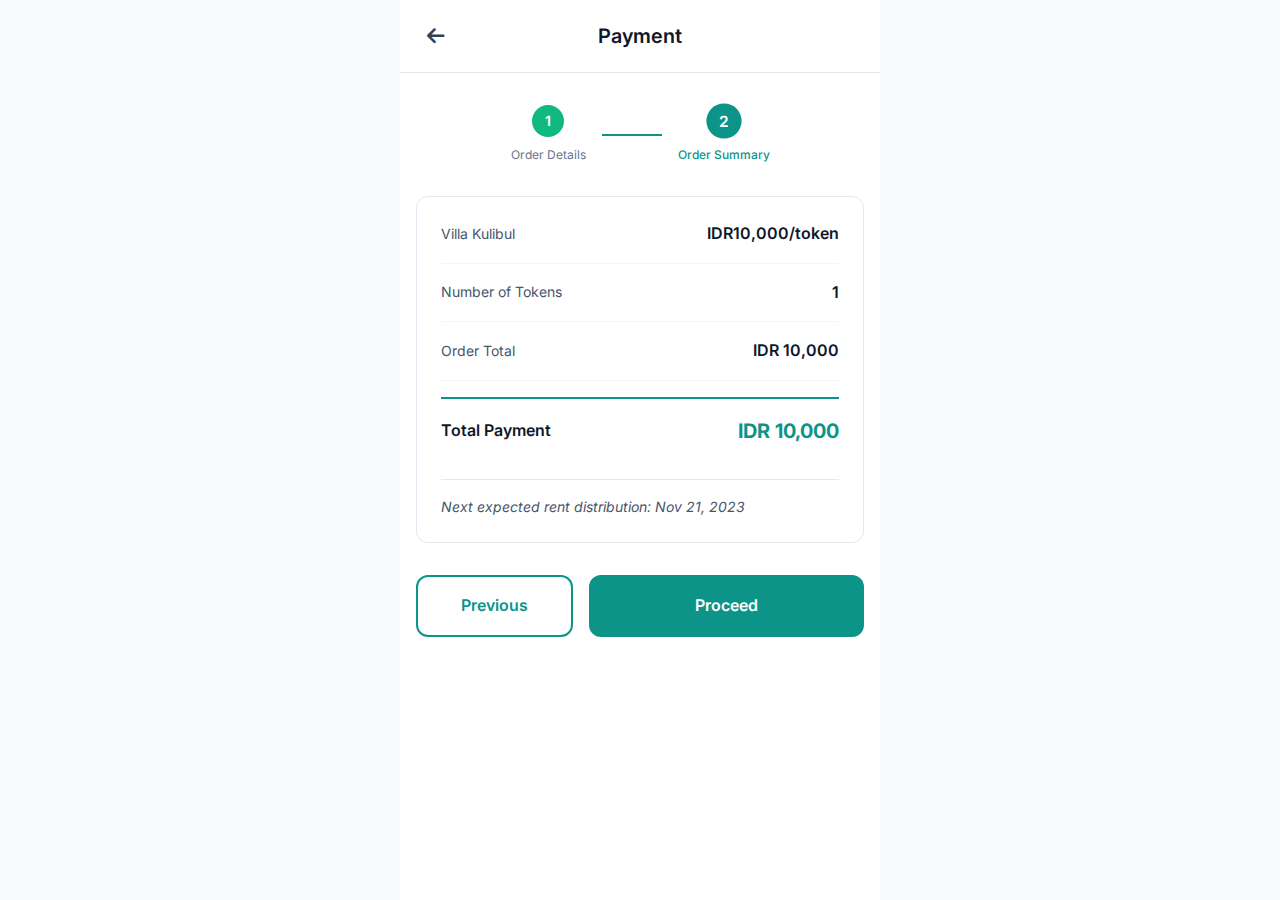
<file: src/propertytoken/invest03.html>
<!DOCTYPE html>
<html lang="en">
<head>
    <meta charset="UTF-8">
    <meta name="viewport" content="width=device-width, initial-scale=1.0">
    <title>Payment - Order Summary - PropertyToken GapuraPrima</title>
    
    <!-- Favicon -->
    <link rel="icon" type="image/png" href="images/logo-icon.png">
    
    <!-- Bootstrap 5 CSS -->
    <link href="https://cdn.jsdelivr.net/npm/bootstrap@5.3.0/dist/css/bootstrap.min.css" rel="stylesheet">
    
    <!-- Font Awesome Icons -->
    <link rel="stylesheet" href="https://cdnjs.cloudflare.com/ajax/libs/font-awesome/6.4.0/css/all.min.css">
    
    <!-- Google Fonts -->
    <link href="https://fonts.googleapis.com/css2?family=Inter:wght@300;400;500;600;700&display=swap" rel="stylesheet">
    
    <!-- Custom Styles -->
    <link rel="stylesheet" href="styles/invest.css">
</head>
<body class="invest-body">
    <div class="invest-container">
        <!-- Header -->
        <header class="invest-header">
            <div class="header-content">
                <button class="back-btn" onclick="window.history.back()">
                    <i class="fas fa-arrow-left"></i>
                </button>
                <h1 class="page-title" data-en="Payment" data-id="Pembayaran">Payment</h1>
                <div class="header-spacer"></div>
            </div>
        </header>

        <!-- Progress Steps -->
        <div class="progress-container">
            <div class="progress-steps">
                <div class="step completed">
                    <div class="step-number">1</div>
                    <span class="step-label" data-en="Order Details" data-id="Detail Pesanan">Order Details</span>
                </div>
                <div class="step-line active"></div>
                <div class="step active">
                    <div class="step-number">2</div>
                    <span class="step-label" data-en="Order Summary" data-id="Ringkasan Pesanan">Order Summary</span>
                </div>
            </div>
        </div>

        <!-- Summary Content -->
        <div class="summary-container">
            <div class="summary-details">
                <div class="summary-row">
                    <span class="detail-label" data-en="Villa Kulibul" data-id="Villa Kulibul">Villa Kulibul</span>
                    <span class="detail-value" data-en="IDR10,000/token" data-id="IDR10.000/token">IDR10,000/token</span>
                </div>
                
                <div class="summary-row">
                    <span class="detail-label" data-en="Number of Tokens" data-id="Jumlah Token">Number of Tokens</span>
                    <span class="detail-value" id="summaryTokens">100</span>
                </div>
                
                <div class="summary-row">
                    <span class="detail-label" data-en="Order Total" data-id="Total Pesanan">Order Total</span>
                    <span class="detail-value" id="summaryOrderTotal">IDR1,000,000</span>
                </div>
                
                <div class="summary-row total">
                    <span class="detail-label" data-en="Total Payment" data-id="Total Pembayaran">Total Payment</span>
                    <span class="detail-value" id="summaryTotalPayment">IDR1,000,000</span>
                </div>
                
                <div class="rent-distribution">
                    <p class="rent-info" data-en="Next expected rent distribution: Nov 21, 2023" data-id="Distribusi sewa selanjutnya: 21 Nov 2023">Next expected rent distribution: Nov 21, 2023</p>
                </div>
            </div>

            <!-- Action Buttons -->
            <div class="action-buttons">
                <button class="btn-secondary" onclick="goToPrevious()">
                    <span data-en="Previous" data-id="Sebelumnya">Previous</span>
                </button>
                <button class="btn-proceed" onclick="proceedToPayment()">
                    <span data-en="Proceed" data-id="Lanjutkan">Proceed</span>
                </button>
            </div>
        </div>
    </div>

    <!-- Bootstrap 5 JS -->
    <script src="https://cdn.jsdelivr.net/npm/bootstrap@5.3.0/dist/js/bootstrap.bundle.min.js"></script>
    
    <!-- Custom Scripts -->
    <script src="scripts/invest03.js"></script>
</body>
</html>
</file>
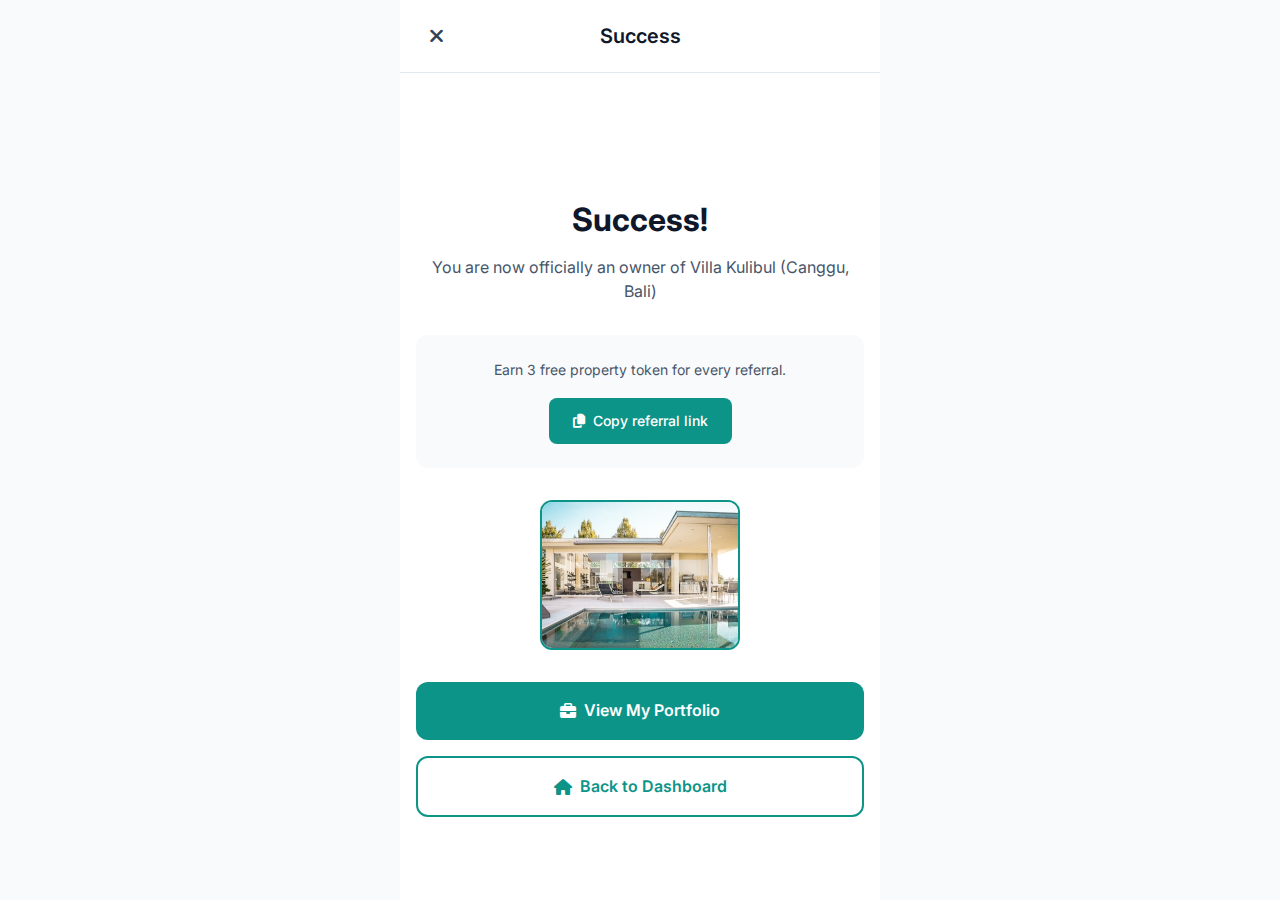
<file: src/propertytoken/invest05.html>
<!DOCTYPE html>
<html lang="en">
<head>
    <meta charset="UTF-8">
    <meta name="viewport" content="width=device-width, initial-scale=1.0">
    <title>Payment Success - PropertyToken GapuraPrima</title>
    
    <!-- Favicon -->
    <link rel="icon" type="image/png" href="images/logo-icon.png">
    
    <!-- Bootstrap 5 CSS -->
    <link href="https://cdn.jsdelivr.net/npm/bootstrap@5.3.0/dist/css/bootstrap.min.css" rel="stylesheet">
    
    <!-- Font Awesome Icons -->
    <link rel="stylesheet" href="https://cdnjs.cloudflare.com/ajax/libs/font-awesome/6.4.0/css/all.min.css">
    
    <!-- Google Fonts -->
    <link href="https://fonts.googleapis.com/css2?family=Inter:wght@300;400;500;600;700&display=swap" rel="stylesheet">
    
    <!-- Custom Styles -->
    <link rel="stylesheet" href="styles/invest.css">
</head>
<body class="invest-body">
    <div class="invest-container">
        <!-- Header -->
        <header class="invest-header">
            <div class="header-content">
                <button class="close-btn" onclick="goToDashboard()">
                    <i class="fas fa-times"></i>
                </button>
                <h1 class="page-title" data-en="Success" data-id="Berhasil">Success</h1>
                <div class="header-spacer"></div>
            </div>
        </header>

        <!-- Success Content -->
        <div class="success-container">
            <!-- Success Icon -->
            <div class="success-icon">
                <i class="fas fa-check-circle"></i>
            </div>

            <!-- Success Message -->
            <div class="success-message">
                <h2 data-en="Success!" data-id="Berhasil!">Success!</h2>
                <p class="success-description" data-en="You are now officially an owner of Villa Kulibul (Canggu, Bali)" data-id="Anda sekarang resmi menjadi pemilik Villa Kulibul (Canggu, Bali)">
                    You are now officially an owner of Villa Kulibul (Canggu, Bali)
                </p>
            </div>

            <!-- Referral Section -->
            <div class="referral-section">
                <div class="referral-info">
                    <p data-en="Earn 3 free property token for every referral." data-id="Dapatkan 3 token properti gratis untuk setiap rujukan.">
                        Earn 3 free property token for every referral.
                    </p>
                    <button class="btn-referral" onclick="copyReferralLink()">
                        <i class="fas fa-copy"></i>
                        <span data-en="Copy referral link" data-id="Salin link rujukan">Copy referral link</span>
                    </button>
                </div>
            </div>

            <!-- Property Image -->
            <div class="success-property">
                <div class="property-image-container">
                    <img src="images/villa-kulibul.jpg" alt="Villa Kulibul" onerror="this.src='images/property-placeholder.jpg'">
                </div>
            </div>

            <!-- Action Buttons -->
            <div class="success-actions">
                <button class="btn-portfolio" onclick="goToPortfolio()">
                    <i class="fas fa-briefcase"></i>
                    <span data-en="View My Portfolio" data-id="Lihat Portfolio Saya">View My Portfolio</span>
                </button>
                
                <button class="btn-dashboard" onclick="goToDashboard()">
                    <i class="fas fa-home"></i>
                    <span data-en="Back to Dashboard" data-id="Kembali ke Dashboard">Back to Dashboard</span>
                </button>
            </div>
        </div>
    </div>

    <!-- Toast for referral link copy -->
    <div class="toast-container position-fixed top-0 end-0 p-3">
        <div id="referralToast" class="toast" role="alert" aria-live="assertive" aria-atomic="true">
            <div class="toast-header">
                <i class="fas fa-check-circle text-success me-2"></i>
                <strong class="me-auto" data-en="Success" data-id="Berhasil">Success</strong>
                <button type="button" class="btn-close" data-bs-dismiss="toast" aria-label="Close"></button>
            </div>
            <div class="toast-body" data-en="Referral link copied to clipboard!" data-id="Link rujukan disalin ke clipboard!">
                Referral link copied to clipboard!
            </div>
        </div>
    </div>

    <!-- Bootstrap 5 JS -->
    <script src="https://cdn.jsdelivr.net/npm/bootstrap@5.3.0/dist/js/bootstrap.bundle.min.js"></script>
    
    <!-- Custom Scripts -->
    <script src="scripts/invest05.js"></script>
</body>
</html>
</file>
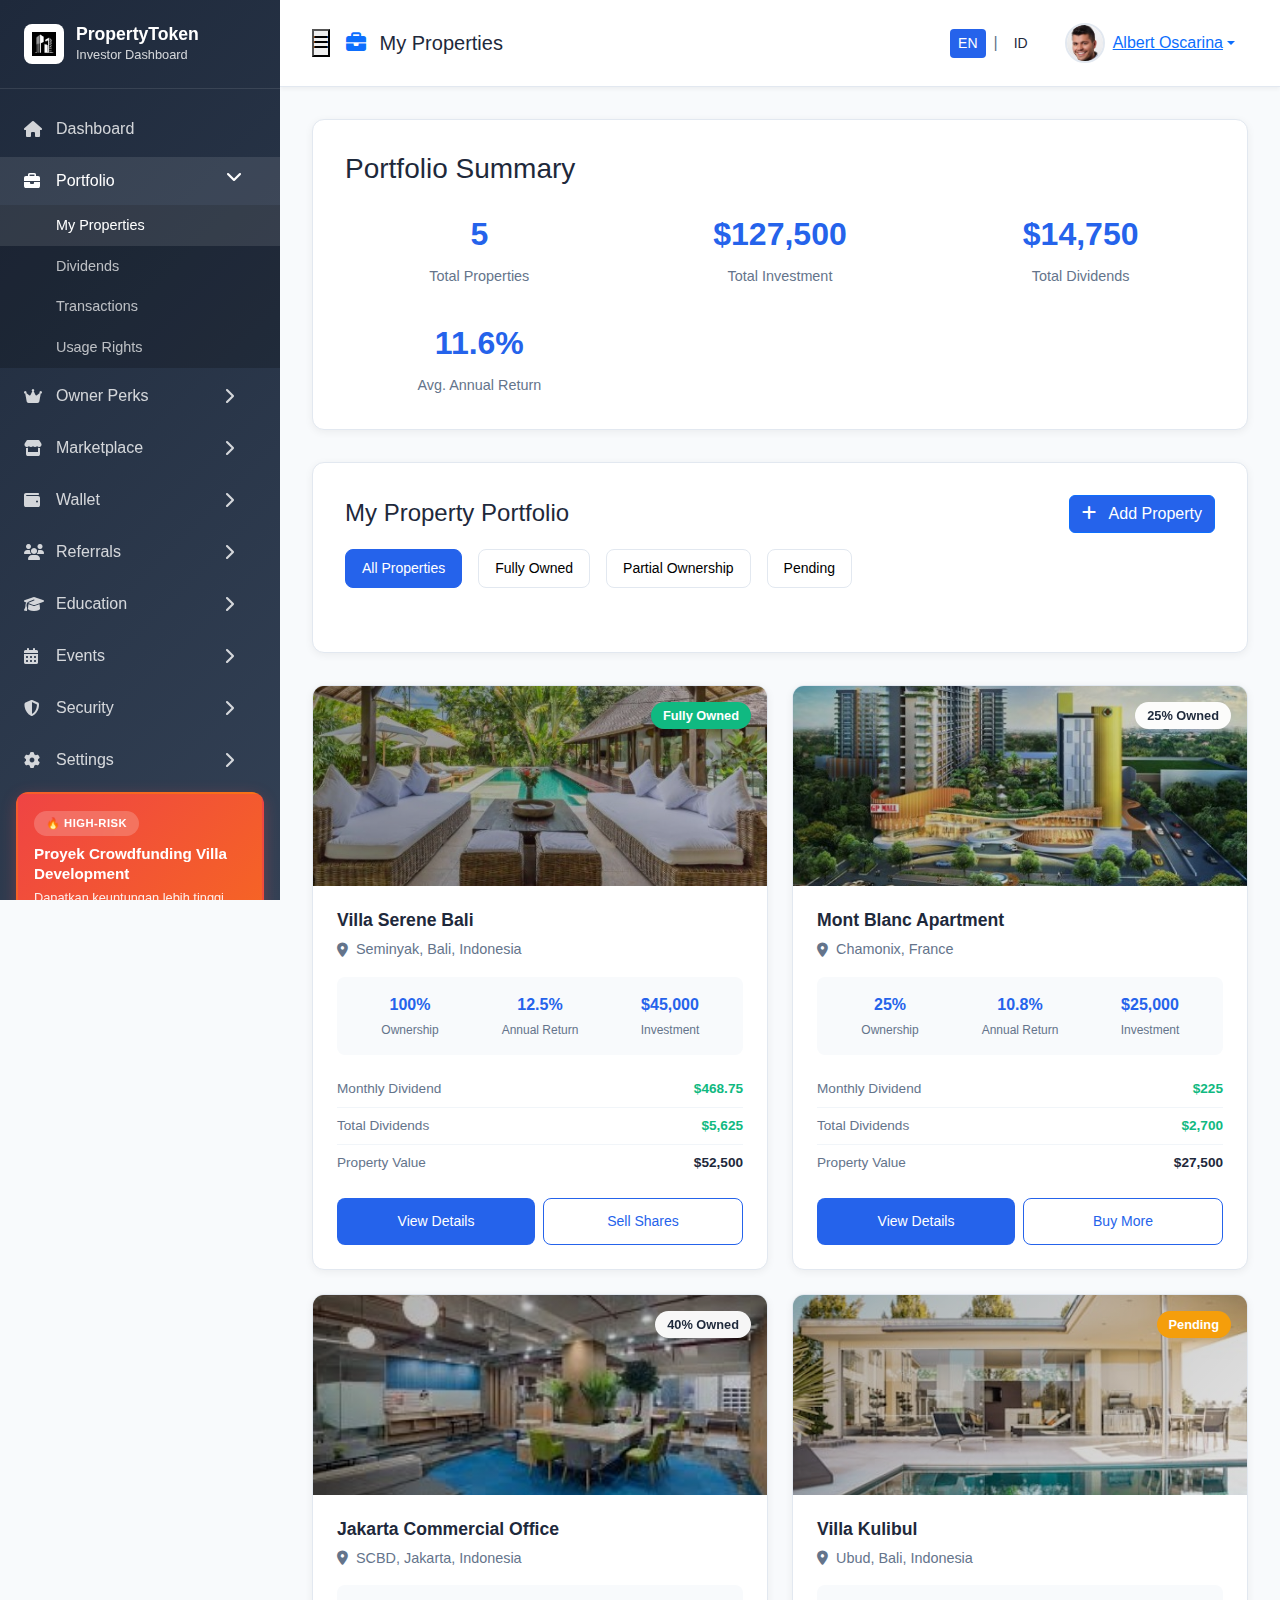
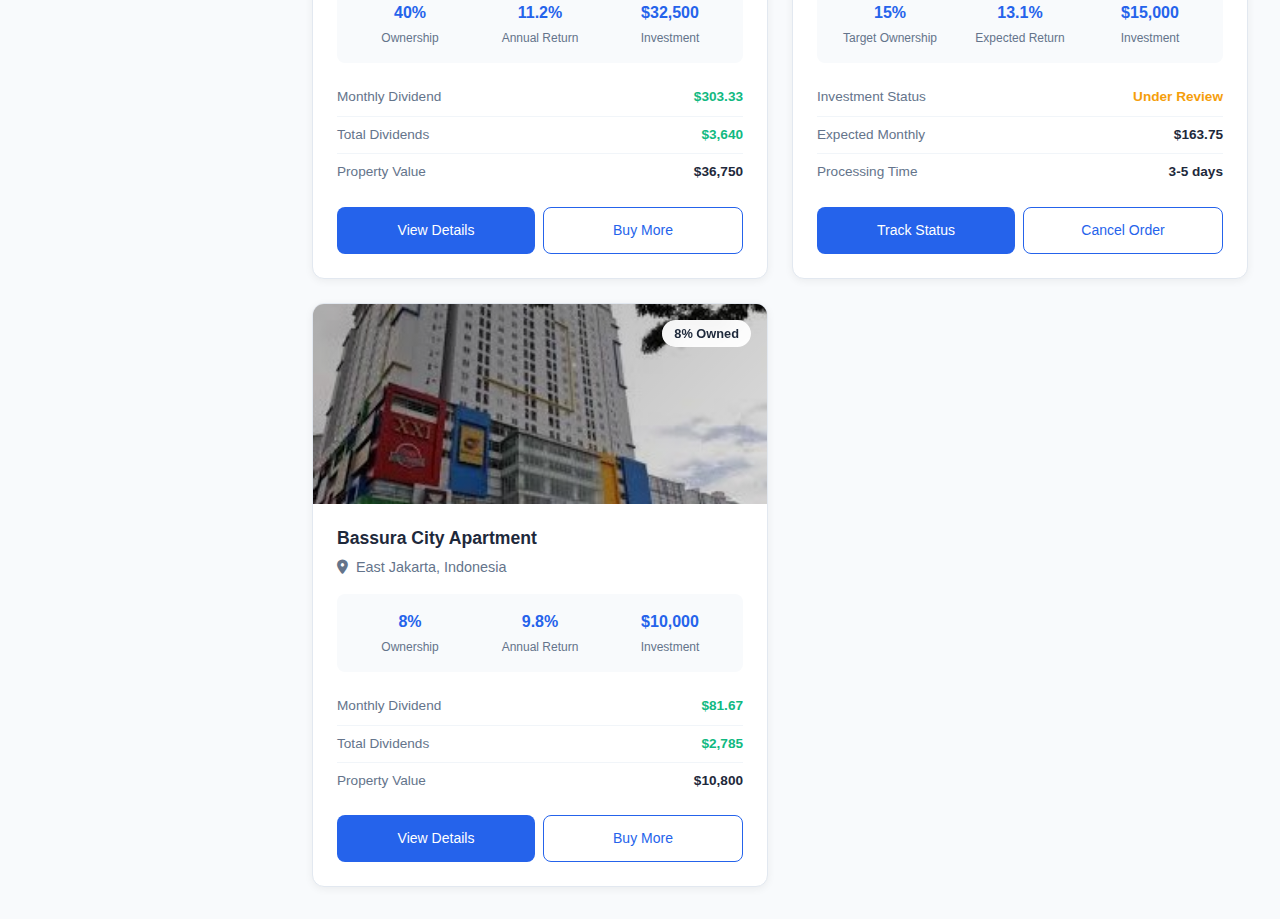
<file: src/propertytoken/my-properties.html>
<!DOCTYPE html>
<html lang="en">
<head>
    <meta charset="UTF-8">
    <meta name="viewport" content="width=device-width, initial-scale=1.0">
    <title>My Properties - PropertyToken GapuraPrima</title>
    
    <!-- Favicon -->
    <link rel="icon" type="image/png" href="images/logo-icon.png">
    
    <!-- Bootstrap 5 CSS -->
    <link href="https://cdn.jsdelivr.net/npm/bootstrap@5.3.0/dist/css/bootstrap.min.css" rel="stylesheet">
    
    <!-- Font Awesome Icons -->
    <link rel="stylesheet" href="https://cdnjs.cloudflare.com/ajax/libs/font-awesome/6.4.0/css/all.min.css">
    
    <!-- Custom CSS -->
    <link rel="stylesheet" href="styles/my-properties.css">
</head>
<body>
    <!-- Sidebar -->
    <nav class="sidebar" id="sidebar">
        <div class="sidebar-header">
            <div class="sidebar-logo">
                <img src="images/logo-icon.png" alt="Logo">
            </div>
            <div class="sidebar-brand">
                <h4>PropertyToken</h4>
                <p>Investor Dashboard</p>
            </div>
        </div>
        
        <div class="sidebar-menu">
            <!-- Dashboard -->
            <div class="menu-item">
                <a href="dashboard.html" class="menu-link">
                    <i class="fas fa-home"></i>
                    <span class="menu-text">Dashboard</span>
                </a>
            </div>

            <!-- Portfolio -->
            <div class="menu-item">
                <a href="#" class="menu-link active" onclick="toggleSubmenu(this)">
                    <i class="fas fa-briefcase"></i>
                    <span class="menu-text">Portfolio</span>
                    <i class="fas fa-chevron-right menu-arrow rotated"></i>
                </a>
                <div class="submenu show">
                    <a href="my-properties.html" class="submenu-link active">My Properties</a>
                    <a href="dividends.html" class="submenu-link">Dividends</a>
                    <a href="#" class="submenu-link">Transactions</a>
                    <a href="#" class="submenu-link">Usage Rights</a>
                </div>
            </div>

            <!-- Owner Perks -->
            <div class="menu-item">
                <a href="#" class="menu-link" onclick="toggleSubmenu(this)">
                    <i class="fas fa-crown"></i>
                    <span class="menu-text">Owner Perks</span>
                    <i class="fas fa-chevron-right menu-arrow"></i>
                </a>
                <div class="submenu">
                    <a href="#" class="submenu-link">Stay Reservations</a>
                    <a href="#" class="submenu-link">Redeem Discounts</a>
                    <a href="#" class="submenu-link">Yield Trade-Off Calculator</a>
                </div>
            </div>

            <!-- Marketplace -->
            <div class="menu-item">
                <a href="#" class="menu-link" onclick="toggleSubmenu(this)">
                    <i class="fas fa-store"></i>
                    <span class="menu-text">Marketplace</span>
                    <i class="fas fa-chevron-right menu-arrow"></i>
                </a>
                <div class="submenu">
                    <a href="marketplace_browselisting.html" class="submenu-link">Browse Listings</a>
                    <a href="#" class="submenu-link">My Listings</a>
                    <a href="#" class="submenu-link">Perk-Enhanced Listings</a>
                </div>
            </div>

            <!-- Wallet -->
            <div class="menu-item">
                <a href="#" class="menu-link" onclick="toggleSubmenu(this)">
                    <i class="fas fa-wallet"></i>
                    <span class="menu-text">Wallet</span>
                    <i class="fas fa-chevron-right menu-arrow"></i>
                </a>
                <div class="submenu">
                    <a href="#" class="submenu-link">Top Up</a>
                    <a href="#" class="submenu-link">Withdraw</a>
                    <a href="#" class="submenu-link">Transaction History</a>
                </div>
            </div>

            <!-- Referrals -->
            <div class="menu-item">
                <a href="#" class="menu-link" onclick="toggleSubmenu(this)">
                    <i class="fas fa-users"></i>
                    <span class="menu-text">Referrals</span>
                    <i class="fas fa-chevron-right menu-arrow"></i>
                </a>
                <div class="submenu">
                    <a href="#" class="submenu-link">Referral Overview</a>
                    <a href="#" class="submenu-link">Earnings Report</a>
                </div>
            </div>

            <!-- Education -->
            <div class="menu-item">
                <a href="#" class="menu-link" onclick="toggleSubmenu(this)">
                    <i class="fas fa-graduation-cap"></i>
                    <span class="menu-text">Education</span>
                    <i class="fas fa-chevron-right menu-arrow"></i>
                </a>
                <div class="submenu">
                    <a href="#" class="submenu-link">GapuraPrima Academy</a>
                    <a href="#" class="submenu-link">FAQ</a>
                </div>
            </div>

            <!-- Events -->
            <div class="menu-item">
                <a href="#" class="menu-link" onclick="toggleSubmenu(this)">
                    <i class="fas fa-calendar-alt"></i>
                    <span class="menu-text">Events</span>
                    <i class="fas fa-chevron-right menu-arrow"></i>
                </a>
                <div class="submenu">
                    <a href="#" class="submenu-link">Upcoming Events</a>
                    <a href="#" class="submenu-link">My Event Tickets</a>
                </div>
            </div>

            <!-- Security -->
            <div class="menu-item">
                <a href="#" class="menu-link" onclick="toggleSubmenu(this)">
                    <i class="fas fa-shield-alt"></i>
                    <span class="menu-text">Security</span>
                    <i class="fas fa-chevron-right menu-arrow"></i>
                </a>
                <div class="submenu">
                    <a href="#" class="submenu-link">Change Password</a>
                    <a href="#" class="submenu-link">Change PIN</a>
                    <a href="#" class="submenu-link">2FA Settings</a>
                </div>
            </div>

            <!-- Settings -->
            <div class="menu-item">
                <a href="#" class="menu-link" onclick="toggleSubmenu(this)">
                    <i class="fas fa-cog"></i>
                    <span class="menu-text">Settings</span>
                    <i class="fas fa-chevron-right menu-arrow"></i>
                </a>
                <div class="submenu">
                    <a href="#" class="submenu-link">Profile & Preferences</a>
                </div>
            </div>

            <!-- Crowdfunding Promo -->
            <div class="crowdfunding-promo" onclick="window.location.href='crowdfunding.html'">
                <div class="promo-content">
                    <div class="promo-badge">🔥 HIGH-RISK</div>
                    <div class="promo-title">Proyek Crowdfunding Villa Development</div>
                    <div class="promo-subtitle">Dapatkan keuntungan lebih tinggi dengan risiko pengembangan</div>
                    <div class="promo-features">
                        <span class="promo-feature">⚠️ Higher Returns</span>
                        <span class="promo-feature">🏗️ Development Risk</span>
                        <span class="promo-feature">🏆 15-20% IRR</span>
                    </div>
                    <div class="promo-cta">
                        <span class="promo-text">Explore Now</span>
                        <div class="promo-arrow">
                            <i class="fas fa-arrow-right"></i>
                        </div>
                    </div>
                </div>
            </div>
        </div>
    </nav>

    <!-- Main Content -->
    <div class="main-content">
        <!-- Top Navbar -->
        <div class="top-navbar">
            <div class="d-flex justify-content-between align-items-center">
                <div class="d-flex align-items-center">
                    <button class="sidebar-toggle me-3" onclick="toggleSidebar()">
                        <i class="fas fa-bars"></i>
                    </button>
                    <h5 class="mb-0">
                        <i class="fas fa-briefcase text-primary me-2"></i>
                        <span data-en="My Properties" data-id="Properti Saya">My Properties</span>
                    </h5>
                </div>
                <div class="d-flex align-items-center">
                    <div class="language-switch me-3">
                        <span class="lang-option active" data-lang="en">EN</span>
                        <span class="lang-divider">|</span>
                        <span class="lang-option" data-lang="id">ID</span>
                    </div>
                    <div class="dropdown">
                        <button class="btn btn-link dropdown-toggle d-flex align-items-center" type="button" data-bs-toggle="dropdown">
                            <img src="images/people.jpg" alt="Profile" class="profile-avatar me-2">
                            Albert Oscarina
                        </button>
                        <ul class="dropdown-menu">
                            <li><a class="dropdown-item" href="#"><i class="fas fa-user me-2"></i>Profile</a></li>
                            <li><a class="dropdown-item" href="#"><i class="fas fa-cog me-2"></i>Settings</a></li>
                            <li><hr class="dropdown-divider"></li>
                            <li><a class="dropdown-item" href="#"><i class="fas fa-sign-out-alt me-2"></i>Logout</a></li>
                        </ul>
                    </div>
                </div>
            </div>
        </div>

        <!-- Content Area -->
        <div class="content-area">
            <!-- Portfolio Summary -->
            <div class="portfolio-summary">
                <h3 class="mb-4" data-en="Portfolio Summary" data-id="Ringkasan Portofolio">Portfolio Summary</h3>
                <div class="summary-stats">
                    <div class="summary-stat">
                        <div class="summary-stat-value">5</div>
                        <div class="summary-stat-label" data-en="Total Properties" data-id="Total Properti">Total Properties</div>
                    </div>
                    <div class="summary-stat">
                        <div class="summary-stat-value">$127,500</div>
                        <div class="summary-stat-label" data-en="Total Investment" data-id="Total Investasi">Total Investment</div>
                    </div>
                    <div class="summary-stat">
                        <div class="summary-stat-value">$14,750</div>
                        <div class="summary-stat-label" data-en="Total Dividends" data-id="Total Dividen">Total Dividends</div>
                    </div>
                    <div class="summary-stat">
                        <div class="summary-stat-value">11.6%</div>
                        <div class="summary-stat-label" data-en="Avg. Annual Return" data-id="Rata-rata Return Tahunan">Avg. Annual Return</div>
                    </div>
                </div>
            </div>

            <!-- Properties Header -->
            <div class="properties-header">
                <div class="d-flex justify-content-between align-items-center mb-3">
                    <h4 class="mb-0" data-en="My Property Portfolio" data-id="Portofolio Properti Saya">My Property Portfolio</h4>
                    <button class="btn btn-primary">
                        <i class="fas fa-plus me-2"></i>
                        <span data-en="Add Property" data-id="Tambah Properti">Add Property</span>
                    </button>
                </div>
                
                <!-- Filters -->
                <div class="properties-filters">
                    <button class="filter-btn active" data-filter="all">
                        <span data-en="All Properties" data-id="Semua Properti">All Properties</span>
                    </button>
                    <button class="filter-btn" data-filter="owned">
                        <span data-en="Fully Owned" data-id="Milik Penuh">Fully Owned</span>
                    </button>
                    <button class="filter-btn" data-filter="partial">
                        <span data-en="Partial Ownership" data-id="Kepemilikan Sebagian">Partial Ownership</span>
                    </button>
                    <button class="filter-btn" data-filter="pending">
                        <span data-en="Pending" data-id="Tertunda">Pending</span>
                    </button>
                </div>
            </div>

            <!-- Properties Grid -->
            <div class="properties-grid">
                <!-- Property 1 -->
                <div class="property-card" data-category="owned">
                    <div class="property-image" style="background-image: url('images/villa-serene-bali.jpg');">
                        <div class="property-badge owned">
                            <span data-en="Fully Owned" data-id="Milik Penuh">Fully Owned</span>
                        </div>
                    </div>
                    <div class="property-content">
                        <h5 class="property-title">Villa Serene Bali</h5>
                        <div class="property-location">
                            <i class="fas fa-map-marker-alt me-1"></i>
                            Seminyak, Bali, Indonesia
                        </div>
                        
                        <div class="property-stats">
                            <div class="property-stat">
                                <div class="property-stat-value">100%</div>
                                <div class="property-stat-label" data-en="Ownership" data-id="Kepemilikan">Ownership</div>
                            </div>
                            <div class="property-stat">
                                <div class="property-stat-value">12.5%</div>
                                <div class="property-stat-label" data-en="Annual Return" data-id="Return Tahunan">Annual Return</div>
                            </div>
                            <div class="property-stat">
                                <div class="property-stat-value">$45,000</div>
                                <div class="property-stat-label" data-en="Investment" data-id="Investasi">Investment</div>
                            </div>
                        </div>
                        
                        <div class="property-metrics">
                            <div class="metric-row">
                                <span class="metric-label" data-en="Monthly Dividend" data-id="Dividen Bulanan">Monthly Dividend</span>
                                <span class="metric-value positive">$468.75</span>
                            </div>
                            <div class="metric-row">
                                <span class="metric-label" data-en="Total Dividends" data-id="Total Dividen">Total Dividends</span>
                                <span class="metric-value positive">$5,625</span>
                            </div>
                            <div class="metric-row">
                                <span class="metric-label" data-en="Property Value" data-id="Nilai Properti">Property Value</span>
                                <span class="metric-value">$52,500</span>
                            </div>
                        </div>
                        
                        <div class="property-actions">
                            <button class="btn-action btn-primary">
                                <span data-en="View Details" data-id="Lihat Detail">View Details</span>
                            </button>
                            <button class="btn-action btn-outline">
                                <span data-en="Sell Shares" data-id="Jual Saham">Sell Shares</span>
                            </button>
                        </div>
                    </div>
                </div>

                <!-- Property 2 -->
                <div class="property-card" data-category="partial">
                    <div class="property-image" style="background-image: url('images/mont-blanc-apartment.jpg');">
                        <div class="property-badge">
                            <span data-en="25% Owned" data-id="25% Dimiliki">25% Owned</span>
                        </div>
                    </div>
                    <div class="property-content">
                        <h5 class="property-title">Mont Blanc Apartment</h5>
                        <div class="property-location">
                            <i class="fas fa-map-marker-alt me-1"></i>
                            Chamonix, France
                        </div>
                        
                        <div class="property-stats">
                            <div class="property-stat">
                                <div class="property-stat-value">25%</div>
                                <div class="property-stat-label" data-en="Ownership" data-id="Kepemilikan">Ownership</div>
                            </div>
                            <div class="property-stat">
                                <div class="property-stat-value">10.8%</div>
                                <div class="property-stat-label" data-en="Annual Return" data-id="Return Tahunan">Annual Return</div>
                            </div>
                            <div class="property-stat">
                                <div class="property-stat-value">$25,000</div>
                                <div class="property-stat-label" data-en="Investment" data-id="Investasi">Investment</div>
                            </div>
                        </div>
                        
                        <div class="property-metrics">
                            <div class="metric-row">
                                <span class="metric-label" data-en="Monthly Dividend" data-id="Dividen Bulanan">Monthly Dividend</span>
                                <span class="metric-value positive">$225</span>
                            </div>
                            <div class="metric-row">
                                <span class="metric-label" data-en="Total Dividends" data-id="Total Dividen">Total Dividends</span>
                                <span class="metric-value positive">$2,700</span>
                            </div>
                            <div class="metric-row">
                                <span class="metric-label" data-en="Property Value" data-id="Nilai Properti">Property Value</span>
                                <span class="metric-value">$27,500</span>
                            </div>
                        </div>
                        
                        <div class="property-actions">
                            <button class="btn-action btn-primary">
                                <span data-en="View Details" data-id="Lihat Detail">View Details</span>
                            </button>
                            <button class="btn-action btn-outline">
                                <span data-en="Buy More" data-id="Beli Lagi">Buy More</span>
                            </button>
                        </div>
                    </div>
                </div>

                <!-- Property 3 -->
                <div class="property-card" data-category="partial">
                    <div class="property-image" style="background-image: url('images/jakarta-office.jpg');">
                        <div class="property-badge">
                            <span data-en="40% Owned" data-id="40% Dimiliki">40% Owned</span>
                        </div>
                    </div>
                    <div class="property-content">
                        <h5 class="property-title">Jakarta Commercial Office</h5>
                        <div class="property-location">
                            <i class="fas fa-map-marker-alt me-1"></i>
                            SCBD, Jakarta, Indonesia
                        </div>
                        
                        <div class="property-stats">
                            <div class="property-stat">
                                <div class="property-stat-value">40%</div>
                                <div class="property-stat-label" data-en="Ownership" data-id="Kepemilikan">Ownership</div>
                            </div>
                            <div class="property-stat">
                                <div class="property-stat-value">11.2%</div>
                                <div class="property-stat-label" data-en="Annual Return" data-id="Return Tahunan">Annual Return</div>
                            </div>
                            <div class="property-stat">
                                <div class="property-stat-value">$32,500</div>
                                <div class="property-stat-label" data-en="Investment" data-id="Investasi">Investment</div>
                            </div>
                        </div>
                        
                        <div class="property-metrics">
                            <div class="metric-row">
                                <span class="metric-label" data-en="Monthly Dividend" data-id="Dividen Bulanan">Monthly Dividend</span>
                                <span class="metric-value positive">$303.33</span>
                            </div>
                            <div class="metric-row">
                                <span class="metric-label" data-en="Total Dividends" data-id="Total Dividen">Total Dividends</span>
                                <span class="metric-value positive">$3,640</span>
                            </div>
                            <div class="metric-row">
                                <span class="metric-label" data-en="Property Value" data-id="Nilai Properti">Property Value</span>
                                <span class="metric-value">$36,750</span>
                            </div>
                        </div>
                        
                        <div class="property-actions">
                            <button class="btn-action btn-primary">
                                <span data-en="View Details" data-id="Lihat Detail">View Details</span>
                            </button>
                            <button class="btn-action btn-outline">
                                <span data-en="Buy More" data-id="Beli Lagi">Buy More</span>
                            </button>
                        </div>
                    </div>
                </div>

                <!-- Property 4 -->
                <div class="property-card" data-category="pending">
                    <div class="property-image" style="background-image: url('images/villa-kulibul.jpg');">
                        <div class="property-badge pending">
                            <span data-en="Pending" data-id="Tertunda">Pending</span>
                        </div>
                    </div>
                    <div class="property-content">
                        <h5 class="property-title">Villa Kulibul</h5>
                        <div class="property-location">
                            <i class="fas fa-map-marker-alt me-1"></i>
                            Ubud, Bali, Indonesia
                        </div>
                        
                        <div class="property-stats">
                            <div class="property-stat">
                                <div class="property-stat-value">15%</div>
                                <div class="property-stat-label" data-en="Target Ownership" data-id="Target Kepemilikan">Target Ownership</div>
                            </div>
                            <div class="property-stat">
                                <div class="property-stat-value">13.1%</div>
                                <div class="property-stat-label" data-en="Expected Return" data-id="Return Diharapkan">Expected Return</div>
                            </div>
                            <div class="property-stat">
                                <div class="property-stat-value">$15,000</div>
                                <div class="property-stat-label" data-en="Investment" data-id="Investasi">Investment</div>
                            </div>
                        </div>
                        
                        <div class="property-metrics">
                            <div class="metric-row">
                                <span class="metric-label" data-en="Investment Status" data-id="Status Investasi">Investment Status</span>
                                <span class="metric-value" style="color: var(--warning-color);">
                                    <span data-en="Under Review" data-id="Sedang Ditinjau">Under Review</span>
                                </span>
                            </div>
                            <div class="metric-row">
                                <span class="metric-label" data-en="Expected Monthly" data-id="Diharapkan Bulanan">Expected Monthly</span>
                                <span class="metric-value">$163.75</span>
                            </div>
                            <div class="metric-row">
                                <span class="metric-label" data-en="Processing Time" data-id="Waktu Proses">Processing Time</span>
                                <span class="metric-value">
                                    <span data-en="3-5 days" data-id="3-5 hari">3-5 days</span>
                                </span>
                            </div>
                        </div>
                        
                        <div class="property-actions">
                            <button class="btn-action btn-primary">
                                <span data-en="Track Status" data-id="Lacak Status">Track Status</span>
                            </button>
                            <button class="btn-action btn-outline">
                                <span data-en="Cancel Order" data-id="Batalkan Pesanan">Cancel Order</span>
                            </button>
                        </div>
                    </div>
                </div>

                <!-- Property 5 -->
                <div class="property-card" data-category="partial">
                    <div class="property-image" style="background-image: url('images/bassura-apartment.jpg');">
                        <div class="property-badge">
                            <span data-en="8% Owned" data-id="8% Dimiliki">8% Owned</span>
                        </div>
                    </div>
                    <div class="property-content">
                        <h5 class="property-title">Bassura City Apartment</h5>
                        <div class="property-location">
                            <i class="fas fa-map-marker-alt me-1"></i>
                            East Jakarta, Indonesia
                        </div>
                        
                        <div class="property-stats">
                            <div class="property-stat">
                                <div class="property-stat-value">8%</div>
                                <div class="property-stat-label" data-en="Ownership" data-id="Kepemilikan">Ownership</div>
                            </div>
                            <div class="property-stat">
                                <div class="property-stat-value">9.8%</div>
                                <div class="property-stat-label" data-en="Annual Return" data-id="Return Tahunan">Annual Return</div>
                            </div>
                            <div class="property-stat">
                                <div class="property-stat-value">$10,000</div>
                                <div class="property-stat-label" data-en="Investment" data-id="Investasi">Investment</div>
                            </div>
                        </div>
                        
                        <div class="property-metrics">
                            <div class="metric-row">
                                <span class="metric-label" data-en="Monthly Dividend" data-id="Dividen Bulanan">Monthly Dividend</span>
                                <span class="metric-value positive">$81.67</span>
                            </div>
                            <div class="metric-row">
                                <span class="metric-label" data-en="Total Dividends" data-id="Total Dividen">Total Dividends</span>
                                <span class="metric-value positive">$2,785</span>
                            </div>
                            <div class="metric-row">
                                <span class="metric-label" data-en="Property Value" data-id="Nilai Properti">Property Value</span>
                                <span class="metric-value">$10,800</span>
                            </div>
                        </div>
                        
                        <div class="property-actions">
                            <button class="btn-action btn-primary">
                                <span data-en="View Details" data-id="Lihat Detail">View Details</span>
                            </button>
                            <button class="btn-action btn-outline">
                                <span data-en="Buy More" data-id="Beli Lagi">Buy More</span>
                            </button>
                        </div>
                    </div>
                </div>
            </div>
        </div>
    </div>

    <!-- Bootstrap 5 JS -->
    <script src="https://cdn.jsdelivr.net/npm/bootstrap@5.3.0/dist/js/bootstrap.bundle.min.js"></script>
    
    <!-- Custom JavaScript -->
    <script src="scripts/my-properties.js"></script>
</body>
</html>
</file>
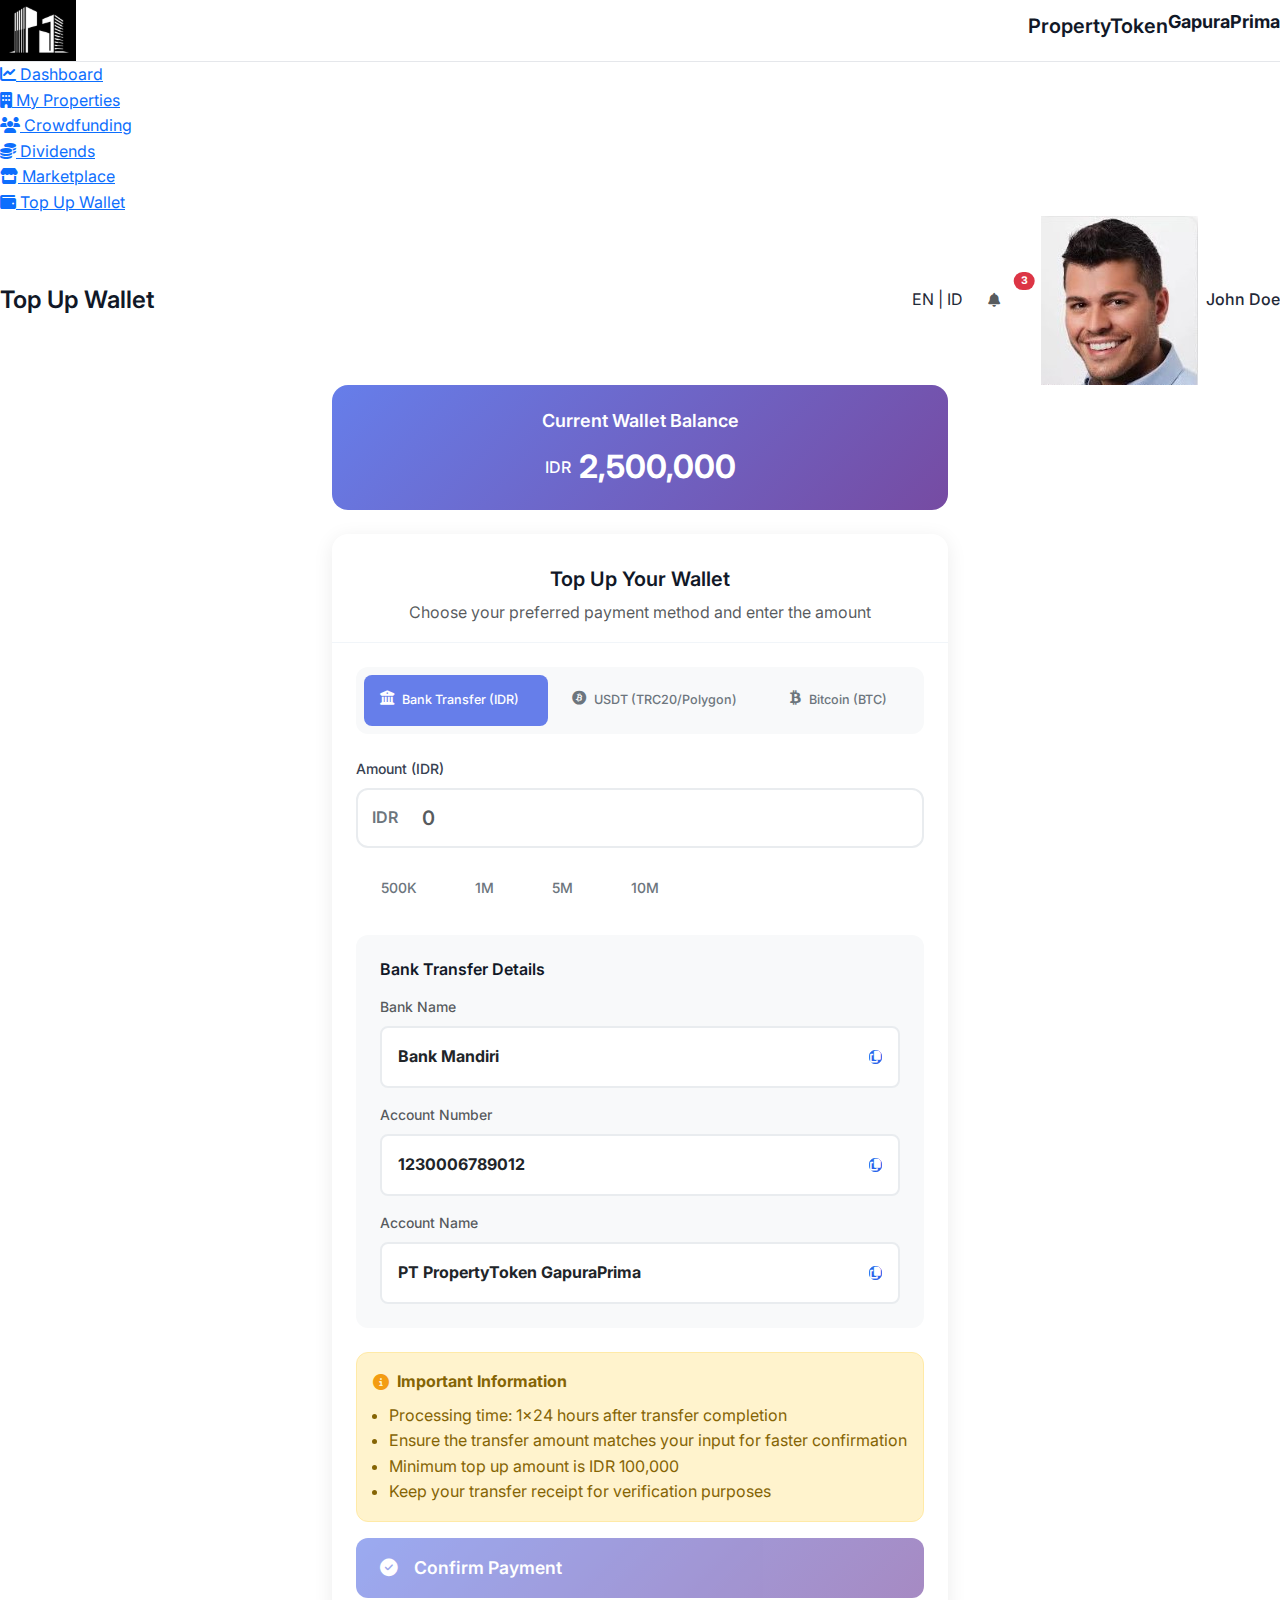
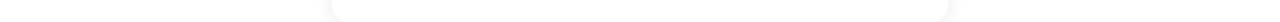
<file: src/propertytoken/topupwallet.html>
<!DOCTYPE html>
<html lang="en">
<head>
    <meta charset="UTF-8">
    <meta name="viewport" content="width=device-width, initial-scale=1.0">
    <title>Top Up Wallet - PropertyToken GapuraPrima</title>
    
    <!-- Favicon -->
    <link rel="icon" type="image/png" href="images/logo-icon.png">
    
    <!-- Bootstrap 5 CSS -->
    <link href="https://cdn.jsdelivr.net/npm/bootstrap@5.3.0/dist/css/bootstrap.min.css" rel="stylesheet">
    
    <!-- Font Awesome Icons -->
    <link rel="stylesheet" href="https://cdnjs.cloudflare.com/ajax/libs/font-awesome/6.4.0/css/all.min.css">
    
    <!-- Google Fonts -->
    <link href="https://fonts.googleapis.com/css2?family=Inter:wght@300;400;500;600;700&display=swap" rel="stylesheet">
    
    <!-- Custom CSS -->
    <link href="styles/main.css" rel="stylesheet">
    <link href="styles/dashboard.css" rel="stylesheet">
    <link href="styles/topupwallet.css" rel="stylesheet">
    <link href="styles/responsive.css" rel="stylesheet">
    <link href="styles/auth-modal.css" rel="stylesheet">
</head>
<body>
    <!-- Sidebar -->
    <div class="sidebar" id="sidebar">
        <div class="sidebar-header">
            <div class="sidebar-logo">
                <img src="images/logo-icon.png" alt="Logo">
            </div>
            <div class="sidebar-brand">
                <h4>PropertyToken</h4>
                <p>GapuraPrima</p>
            </div>
        </div>
        
        <div class="sidebar-menu">
            <!-- Dashboard -->
            <div class="menu-item">
                <a href="dashboard.html" class="menu-link">
                    <i class="fas fa-chart-line"></i>
                    <span class="menu-text" data-en="Dashboard" data-id="Dasbor">Dashboard</span>
                </a>
            </div>

            <!-- My Properties -->
            <div class="menu-item">
                <a href="my-properties.html" class="menu-link">
                    <i class="fas fa-building"></i>
                    <span class="menu-text" data-en="My Properties" data-id="Properti Saya">My Properties</span>
                </a>
            </div>

            <!-- Crowdfunding -->
            <div class="menu-item">
                <a href="crowdfunding.html" class="menu-link">
                    <i class="fas fa-users"></i>
                    <span class="menu-text" data-en="Crowdfunding" data-id="Crowdfunding">Crowdfunding</span>
                </a>
            </div>

            <!-- Dividends -->
            <div class="menu-item">
                <a href="dividends.html" class="menu-link">
                    <i class="fas fa-coins"></i>
                    <span class="menu-text" data-en="Dividends" data-id="Dividen">Dividends</span>
                </a>
            </div>

            <!-- Marketplace -->
            <div class="menu-item">
                <a href="marketplace_browselisting.html" class="menu-link">
                    <i class="fas fa-store"></i>
                    <span class="menu-text" data-en="Marketplace" data-id="Marketplace">Marketplace</span>
                </a>
            </div>

            <!-- Wallet - Active -->
            <div class="menu-item">
                <a href="topupwallet.html" class="menu-link active">
                    <i class="fas fa-wallet"></i>
                    <span class="menu-text" data-en="Top Up Wallet" data-id="Isi Dompet">Top Up Wallet</span>
                </a>
            </div>
        </div>
    </div>

    <!-- Main Content -->
    <div class="main-content">
        <!-- Top Navigation -->
        <div class="top-navbar">
            <div class="d-flex justify-content-between align-items-center w-100">
                <div class="d-flex align-items-center">
                    <button class="btn btn-link d-lg-none me-2" id="sidebarToggle">
                        <i class="fas fa-bars"></i>
                    </button>
                    <h3 class="mb-0" data-en="Top Up Wallet" data-id="Isi Dompet">Top Up Wallet</h3>
                </div>
                
                <div class="d-flex align-items-center">
                    <!-- Language Switcher -->
                    <div class="language-switch">
                        <span class="lang-option active" data-lang="en">EN</span>
                        <span class="lang-divider">|</span>
                        <span class="lang-option" data-lang="id">ID</span>
                    </div>

                    <!-- Notifications -->
                    <div class="dropdown me-3">
                        <button class="btn btn-link position-relative" type="button" id="notificationDropdown" data-bs-toggle="dropdown">
                            <i class="fas fa-bell text-muted"></i>
                            <span class="position-absolute top-0 start-100 translate-middle badge rounded-pill bg-danger">
                                3
                            </span>
                        </button>
                        <ul class="dropdown-menu dropdown-menu-end" style="background: white; border: 1px solid #e2e8f0; border-radius: 8px; z-index: 1050;">
                            <li><h6 class="dropdown-header" data-en="Notifications" data-id="Notifikasi">Notifications</h6></li>
                            <li><a class="dropdown-item" href="#" data-en="New payment received" data-id="Pembayaran baru diterima">New payment received</a></li>
                            <li><a class="dropdown-item" href="#" data-en="Property update available" data-id="Update properti tersedia">Property update available</a></li>
                        </ul>
                    </div>

                    <!-- User Profile -->
                    <div class="d-flex align-items-center">
                        <img src="images/people.jpg" alt="Profile" class="profile-avatar me-2">
                        <span class="fw-medium">John Doe</span>
                    </div>
                </div>
            </div>
        </div>

        <!-- Content Area -->
        <div class="content-area">
            <div class="container-fluid">
                <div class="row justify-content-center">
                    <div class="col-lg-8 col-xl-6">
                        <!-- Wallet Balance Card -->
                        <div class="card mb-4" style="background: linear-gradient(135deg, #667eea 0%, #764ba2 100%); border: none; border-radius: 16px; color: white;">
                            <div class="card-body text-center p-4">
                                <h5 class="card-title mb-3" data-en="Current Wallet Balance" data-id="Saldo Dompet Saat Ini">Current Wallet Balance</h5>
                                <div class="d-flex align-items-center justify-content-center">
                                    <span class="h6 mb-0 me-2">IDR</span>
                                    <span class="h2 mb-0 fw-bold" id="walletBalance">2,500,000</span>
                                </div>
                            </div>
                        </div>

                        <!-- Top Up Form Card -->
                        <div class="card" style="border: none; border-radius: 16px; box-shadow: 0 4px 20px rgba(0,0,0,0.08);">
                            <div class="card-header text-center" style="background: transparent; border-bottom: 1px solid #f1f5f9; padding: 2rem 2rem 1rem;">
                                <h4 class="mb-2" data-en="Top Up Your Wallet" data-id="Isi Dompet Anda">Top Up Your Wallet</h4>
                                <p class="text-muted mb-0" data-en="Choose your preferred payment method and enter the amount" data-id="Pilih metode pembayaran dan masukkan jumlah">Choose your preferred payment method and enter the amount</p>
                            </div>

                            <div class="card-body p-4">
                                <!-- Payment Method Tabs -->
                                <div class="mb-4">
                                    <div class="d-flex gap-2 p-2" style="background: #f8f9fa; border-radius: 12px;">
                                        <button class="flex-fill btn method-tab active" data-method="bank" style="border: none; border-radius: 8px; padding: 1rem; background: #667eea; color: white;">
                                            <i class="fas fa-university d-block mb-1"></i>
                                            <small data-en="Bank Transfer (IDR)" data-id="Transfer Bank (IDR)">Bank Transfer (IDR)</small>
                                        </button>
                                        <button class="flex-fill btn method-tab" data-method="usdt" style="border: none; border-radius: 8px; padding: 1rem; background: transparent; color: #6c757d;">
                                            <i class="fab fa-bitcoin d-block mb-1"></i>
                                            <small data-en="USDT (TRC20/Polygon)" data-id="USDT (TRC20/Polygon)">USDT (TRC20/Polygon)</small>
                                        </button>
                                        <button class="flex-fill btn method-tab" data-method="btc" style="border: none; border-radius: 8px; padding: 1rem; background: transparent; color: #6c757d;">
                                            <i class="fab fa-btc d-block mb-1"></i>
                                            <small data-en="Bitcoin (BTC)" data-id="Bitcoin (BTC)">Bitcoin (BTC)</small>
                                        </button>
                                    </div>
                                </div>

                                <!-- Amount Input -->
                                <div class="mb-4">
                                    <label for="topupAmount" class="form-label fw-medium" data-en="Amount (IDR)" data-id="Jumlah (IDR)">Amount (IDR)</label>
                                    <div class="position-relative mb-3">
                                        <span class="position-absolute" style="left: 1rem; top: 50%; transform: translateY(-50%); color: #6c757d; font-weight: 600; z-index: 2;">IDR</span>
                                        <input type="text" class="form-control" id="topupAmount" placeholder="0" style="padding-left: 4rem; height: 60px; border: 2px solid #e9ecef; border-radius: 12px; font-size: 1.25rem; font-weight: 600;">
                                    </div>
                                    <div class="d-flex gap-2 flex-wrap">
                                        <button class="btn btn-outline-secondary quick-amount-btn" data-amount="500000" style="border-radius: 8px;">500K</button>
                                        <button class="btn btn-outline-secondary quick-amount-btn" data-amount="1000000" style="border-radius: 8px;">1M</button>
                                        <button class="btn btn-outline-secondary quick-amount-btn" data-amount="5000000" style="border-radius: 8px;">5M</button>
                                        <button class="btn btn-outline-secondary quick-amount-btn" data-amount="10000000" style="border-radius: 8px;">10M</button>
                                    </div>
                                </div>

                                <!-- Payment Instructions -->
                                <div class="mb-4" id="paymentInstructions">
                                    <!-- Bank Transfer Instructions (Default) -->
                                    <div class="instruction-content active" id="bankInstructions" style="background: #f8f9fa; border-radius: 12px; padding: 1.5rem;">
                                        <h6 class="mb-3" data-en="Bank Transfer Details" data-id="Detail Transfer Bank">Bank Transfer Details</h6>
                                        <div class="row g-3">
                                            <div class="col-12">
                                                <label class="form-label text-muted" data-en="Bank Name" data-id="Nama Bank">Bank Name</label>
                                                <div class="d-flex justify-content-between align-items-center p-3" style="background: white; border: 2px solid #e9ecef; border-radius: 8px;">
                                                    <span class="fw-bold">Bank Mandiri</span>
                                                    <button class="btn btn-sm btn-primary copy-btn" data-copy="Bank Mandiri" style="border-radius: 6px;">
                                                        <i class="fas fa-copy"></i>
                                                    </button>
                                                </div>
                                            </div>
                                            <div class="col-12">
                                                <label class="form-label text-muted" data-en="Account Number" data-id="Nomor Rekening">Account Number</label>
                                                <div class="d-flex justify-content-between align-items-center p-3" style="background: white; border: 2px solid #e9ecef; border-radius: 8px;">
                                                    <span class="fw-bold">1230006789012</span>
                                                    <button class="btn btn-sm btn-primary copy-btn" data-copy="1230006789012" style="border-radius: 6px;">
                                                        <i class="fas fa-copy"></i>
                                                    </button>
                                                </div>
                                            </div>
                                            <div class="col-12">
                                                <label class="form-label text-muted" data-en="Account Name" data-id="Nama Pemilik">Account Name</label>
                                                <div class="d-flex justify-content-between align-items-center p-3" style="background: white; border: 2px solid #e9ecef; border-radius: 8px;">
                                                    <span class="fw-bold">PT PropertyToken GapuraPrima</span>
                                                    <button class="btn btn-sm btn-primary copy-btn" data-copy="PT PropertyToken GapuraPrima" style="border-radius: 6px;">
                                                        <i class="fas fa-copy"></i>
                                                    </button>
                                                </div>
                                            </div>
                                        </div>
                                    </div>

                                    <!-- USDT Instructions -->
                                    <div class="instruction-content" id="usdtInstructions" style="background: #f8f9fa; border-radius: 12px; padding: 1.5rem; display: none;">
                                        <h6 class="mb-3" data-en="USDT Wallet Address" data-id="Alamat Dompet USDT">USDT Wallet Address</h6>
                                        <div class="mb-3">
                                            <span class="badge" style="background: #667eea; color: white; padding: 0.5rem 1rem; border-radius: 20px;">TRC20 / Polygon</span>
                                        </div>
                                        <div>
                                            <label class="form-label text-muted" data-en="Wallet Address" data-id="Alamat Dompet">Wallet Address</label>
                                            <div class="d-flex justify-content-between align-items-center p-3" style="background: white; border: 2px solid #e9ecef; border-radius: 8px;">
                                                <span class="fw-bold" style="font-family: 'Courier New', monospace; word-break: break-all;">TX7GvXh9k2P4mN8qR5tL3vY1zF6wC9eA2sD4hJ7uI0pO3nM5xB8vC1qW6</span>
                                                <button class="btn btn-sm btn-primary copy-btn ms-2" data-copy="TX7GvXh9k2P4mN8qR5tL3vY1zF6wC9eA2sD4hJ7uI0pO3nM5xB8vC1qW6" style="border-radius: 6px;">
                                                    <i class="fas fa-copy"></i>
                                                </button>
                                            </div>
                                        </div>
                                    </div>

                                    <!-- Bitcoin Instructions -->
                                    <div class="instruction-content" id="btcInstructions" style="background: #f8f9fa; border-radius: 12px; padding: 1.5rem; display: none;">
                                        <h6 class="mb-3" data-en="Bitcoin Wallet Address" data-id="Alamat Dompet Bitcoin">Bitcoin Wallet Address</h6>
                                        <div class="mb-3">
                                            <span class="badge" style="background: #667eea; color: white; padding: 0.5rem 1rem; border-radius: 20px;">Bitcoin Network</span>
                                        </div>
                                        <div>
                                            <label class="form-label text-muted" data-en="Wallet Address" data-id="Alamat Dompet">Wallet Address</label>
                                            <div class="d-flex justify-content-between align-items-center p-3" style="background: white; border: 2px solid #e9ecef; border-radius: 8px;">
                                                <span class="fw-bold" style="font-family: 'Courier New', monospace; word-break: break-all;">bc1qxy2kgdygjrsqtzq2n0yrf2493p83kkfjhx0wlh</span>
                                                <button class="btn btn-sm btn-primary copy-btn ms-2" data-copy="bc1qxy2kgdygjrsqtzq2n0yrf2493p83kkfjhx0wlh" style="border-radius: 6px;">
                                                    <i class="fas fa-copy"></i>
                                                </button>
                                            </div>
                                        </div>
                                    </div>
                                </div>

                                <!-- Important Information -->
                                <div class="alert" style="background: #fff3cd; border: 1px solid #ffeaa7; border-radius: 12px; color: #856404;" role="alert">
                                    <div class="d-flex align-items-center mb-2">
                                        <i class="fas fa-info-circle me-2" style="color: #f39c12;"></i>
                                        <strong data-en="Important Information" data-id="Informasi Penting">Important Information</strong>
                                    </div>
                                    <ul class="mb-0 ps-3">
                                        <li data-en="Processing time: 1x24 hours after transfer completion" data-id="Waktu proses: 1x24 jam setelah transfer selesai">Processing time: 1x24 hours after transfer completion</li>
                                        <li data-en="Ensure the transfer amount matches your input for faster confirmation" data-id="Pastikan nominal transfer sesuai dengan input untuk konfirmasi lebih cepat">Ensure the transfer amount matches your input for faster confirmation</li>
                                        <li data-en="Minimum top up amount is IDR 100,000" data-id="Jumlah top up minimum adalah IDR 100,000">Minimum top up amount is IDR 100,000</li>
                                        <li data-en="Keep your transfer receipt for verification purposes" data-id="Simpan bukti transfer untuk keperluan verifikasi">Keep your transfer receipt for verification purposes</li>
                                    </ul>
                                </div>

                                <!-- Confirm Button -->
                                <div class="text-center">
                                    <button class="btn btn-primary w-100" id="confirmPaymentBtn" disabled style="height: 60px; border-radius: 12px; background: linear-gradient(135deg, #667eea 0%, #764ba2 100%); border: none; font-size: 1.1rem; font-weight: 600;">
                                        <i class="fas fa-check-circle me-2"></i>
                                        <span data-en="Confirm Payment" data-id="Konfirmasi Pembayaran">Confirm Payment</span>
                                    </button>
                                </div>
                            </div>
                        </div>
                    </div>
                </div>
            </div>
        </div>
    </div>

    <!-- Bottom Navigation (Mobile) -->
    <nav class="fixed-bottom d-lg-none" style="background: white; border-top: 1px solid #e2e8f0; padding: 0.5rem 0;">
        <div class="d-flex justify-content-around">
            <a href="dashboard.html" class="text-center text-decoration-none" style="color: #64748b;">
                <i class="fas fa-chart-line d-block"></i>
                <small data-en="Dashboard" data-id="Dasbor">Dashboard</small>
            </a>
            <a href="my-properties.html" class="text-center text-decoration-none" style="color: #64748b;">
                <i class="fas fa-building d-block"></i>
                <small data-en="Properties" data-id="Properti">Properties</small>
            </a>
            <a href="crowdfunding.html" class="text-center text-decoration-none" style="color: #64748b;">
                <i class="fas fa-users d-block"></i>
                <small data-en="Funding" data-id="Funding">Funding</small>
            </a>
            <a href="topupwallet.html" class="text-center text-decoration-none" style="color: #2563eb;">
                <i class="fas fa-wallet d-block"></i>
                <small data-en="Wallet" data-id="Dompet">Wallet</small>
            </a>
        </div>
    </nav>

    <!-- Scripts -->
    <script src="https://cdn.jsdelivr.net/npm/bootstrap@5.3.0/dist/js/bootstrap.bundle.min.js"></script>
    <script src="scripts/main.js"></script>
    <script src="scripts/dashboard_language.js"></script>
    <script src="scripts/topupwallet.js"></script>
    <script src="scripts/auth-modal.js"></script>
</body>
</html>
</file>
<file: src/propertytoken/styles/main.css>
/* PropertyToken GapuraPrima - Main Styles with Real Property Images */

/* CSS Variables for consistent theming */
:root {
    /* Primary Colors */
    --primary-color: #2563eb;
    --primary-hover: #1d4ed8;
    --primary-light: #dbeafe;
    --secondary-color: #10b981;
    --accent-color: #f59e0b;
    
    /* Neutral Colors */
    --white: #ffffff;
    --gray-50: #f9fafb;
    --gray-100: #f3f4f6;
    --gray-200: #e5e7eb;
    --gray-300: #d1d5db;
    --gray-400: #9ca3af;
    --gray-500: #6b7280;
    --gray-600: #4b5563;
    --gray-700: #374151;
    --gray-800: #1f2937;
    --gray-900: #111827;
    
    /* Status Colors */
    --success: #10b981;
    --warning: #f59e0b;
    --error: #ef4444;
    --info: #3b82f6;
    
    /* Typography */
    --font-family: 'Inter', -apple-system, BlinkMacSystemFont, 'Segoe UI', sans-serif;
    --font-size-xs: 0.75rem;
    --font-size-sm: 0.875rem;
    --font-size-base: 1rem;
    --font-size-lg: 1.125rem;
    --font-size-xl: 1.25rem;
    --font-size-2xl: 1.5rem;
    --font-size-3xl: 1.875rem;
    --font-size-4xl: 2.25rem;
    --font-size-5xl: 3rem;
    
    /* Spacing */
    --spacing-1: 0.25rem;
    --spacing-2: 0.5rem;
    --spacing-3: 0.75rem;
    --spacing-4: 1rem;
    --spacing-5: 1.25rem;
    --spacing-6: 1.5rem;
    --spacing-8: 2rem;
    --spacing-10: 2.5rem;
    --spacing-12: 3rem;
    --spacing-16: 4rem;
    --spacing-20: 5rem;
    --spacing-24: 6rem;
    
    /* Shadows */
    --shadow-sm: 0 1px 2px 0 rgb(0 0 0 / 0.05);
    --shadow: 0 1px 3px 0 rgb(0 0 0 / 0.1), 0 1px 2px -1px rgb(0 0 0 / 0.1);
    --shadow-md: 0 4px 6px -1px rgb(0 0 0 / 0.1), 0 2px 4px -2px rgb(0 0 0 / 0.1);
    --shadow-lg: 0 10px 15px -3px rgb(0 0 0 / 0.1), 0 4px 6px -4px rgb(0 0 0 / 0.1);
    --shadow-xl: 0 20px 25px -5px rgb(0 0 0 / 0.1), 0 8px 10px -6px rgb(0 0 0 / 0.1);
    
    /* Border Radius */
    --radius-sm: 0.25rem;
    --radius: 0.375rem;
    --radius-md: 0.5rem;
    --radius-lg: 0.75rem;
    --radius-xl: 1rem;
    --radius-2xl: 1.5rem;
    --radius-full: 9999px;
    
    /* Z-index */
    --z-dropdown: 1000;
    --z-sticky: 1020;
    --z-fixed: 1030;
    --z-modal-backdrop: 1040;
    --z-modal: 1050;
    --z-popover: 1060;
    --z-tooltip: 1070;
}

/* Reset and Base Styles */
* {
    margin: 0;
    padding: 0;
    box-sizing: border-box;
}

html {
    scroll-behavior: smooth;
}

body {
    font-family: var(--font-family);
    font-size: var(--font-size-base);
    line-height: 1.6;
    color: var(--gray-800);
    background-color: var(--white);
    -webkit-font-smoothing: antialiased;
    -moz-osx-font-smoothing: grayscale;
}

/* Container */
.container {
    max-width: 1200px;
    margin: 0 auto;
    padding: 0 var(--spacing-4);
}

/* Typography */
h1, h2, h3, h4, h5, h6 {
    font-weight: 600;
    line-height: 1.3;
    color: var(--gray-900);
}

h1 { font-size: var(--font-size-4xl); }
h2 { font-size: var(--font-size-3xl); }
h3 { font-size: var(--font-size-2xl); }
h4 { font-size: var(--font-size-xl); }
h5 { font-size: var(--font-size-lg); }
h6 { font-size: var(--font-size-base); }

.text-gradient {
    background: linear-gradient(135deg, var(--primary-color), var(--secondary-color));
    -webkit-background-clip: text;
    -webkit-text-fill-color: transparent;
    background-clip: text;
}

/* Buttons */
.btn {
    display: inline-flex;
    align-items: center;
    gap: var(--spacing-2);
    padding: var(--spacing-3) var(--spacing-6);
    font-size: var(--font-size-sm);
    font-weight: 500;
    text-decoration: none;
    border: 1px solid transparent;
    border-radius: var(--radius-md);
    cursor: pointer;
    transition: all 0.2s ease;
    background: transparent;
}

.btn-primary {
    background-color: var(--primary-color);
    color: var(--white);
    border-color: var(--primary-color);
}

.btn-primary:hover {
    background-color: var(--primary-hover);
    border-color: var(--primary-hover);
    transform: translateY(-1px);
    box-shadow: var(--shadow-md);
}

.btn-outline {
    color: var(--primary-color);
    border-color: var(--primary-color);
}

.btn-outline:hover {
    background-color: var(--primary-color);
    color: var(--white);
    transform: translateY(-1px);
    box-shadow: var(--shadow-md);
}

.btn-outline-white {
    color: var(--white);
    border-color: var(--white);
}

.btn-outline-white:hover {
    background-color: var(--white);
    color: var(--primary-color);
}

.btn-large {
    padding: var(--spacing-4) var(--spacing-8);
    font-size: var(--font-size-base);
}

.btn-block {
    width: 100%;
    justify-content: center;
}

/* Header */
.header {
    position: fixed;
    top: 0;
    left: 0;
    right: 0;
    background: rgba(255, 255, 255, 0.95);
    backdrop-filter: blur(10px);
    border-bottom: 1px solid var(--gray-200);
    z-index: var(--z-fixed);
    transition: all 0.3s ease;
}

.navbar {
    padding: var(--spacing-4) 0;
}

.nav-container {
    max-width: 1200px;
    margin: 0 auto;
    padding: 0 var(--spacing-4);
    display: flex;
    align-items: center;
    justify-content: space-between;
}

.nav-brand {
    display: flex;
    align-items: center;
    gap: var(--spacing-3);
    font-weight: 700;
    font-size: var(--font-size-lg);
    color: var(--gray-900);
}

.logo {
    width: 32px;
    height: 32px;
    background: var(--primary-color);
    border-radius: var(--radius-md);
    display: flex;
    align-items: center;
    justify-content: center;
    color: var(--white);
}

.nav-menu {
    display: flex;
    gap: var(--spacing-8);
}

.nav-link {
    color: var(--gray-600);
    text-decoration: none;
    font-weight: 500;
    padding: var(--spacing-2) 0;
    position: relative;
    transition: color 0.2s ease;
}

.nav-link:hover,
.nav-link.active {
    color: var(--primary-color);
}

.nav-link.active::after {
    content: '';
    position: absolute;
    bottom: -2px;
    left: 0;
    right: 0;
    height: 2px;
    background: var(--primary-color);
    border-radius: var(--radius-full);
}

.nav-auth {
    display: flex;
    gap: var(--spacing-3);
}

.mobile-menu-toggle {
    display: none;
    background: none;
    border: none;
    font-size: var(--font-size-lg);
    color: var(--gray-700);
    cursor: pointer;
}

.mobile-menu {
    display: none;
    position: absolute;
    top: 100%;
    left: 0;
    right: 0;
    background: var(--white);
    border-bottom: 1px solid var(--gray-200);
    box-shadow: var(--shadow-lg);
    padding: var(--spacing-4);
}

.mobile-nav-link {
    display: block;
    padding: var(--spacing-3) 0;
    color: var(--gray-700);
    text-decoration: none;
    border-bottom: 1px solid var(--gray-100);
}

.mobile-auth {
    display: flex;
    flex-direction: column;
    gap: var(--spacing-3);
    margin-top: var(--spacing-4);
    padding-top: var(--spacing-4);
    border-top: 1px solid var(--gray-200);
}

/* Hero Section */
.hero {
    padding: calc(100px + var(--spacing-20)) 0 var(--spacing-20);
    background: linear-gradient(135deg, #f8fafc 0%, #e2e8f0 100%);
    position: relative;
    overflow: hidden;
}

.hero::before {
    content: '';
    position: absolute;
    top: 0;
    left: 0;
    right: 0;
    bottom: 0;
    background: url('data:image/svg+xml,<svg xmlns="http://www.w3.org/2000/svg" viewBox="0 0 100 100"><defs><pattern id="grid" width="10" height="10" patternUnits="userSpaceOnUse"><path d="M 10 0 L 0 0 0 10" fill="none" stroke="%23e2e8f0" stroke-width="0.5"/></pattern></defs><rect width="100" height="100" fill="url(%23grid)"/></svg>');
    opacity: 0.5;
}

.hero-container {
    max-width: 1200px;
    margin: 0 auto;
    padding: 0 var(--spacing-4);
    position: relative;
    z-index: 2;
}

.hero-content {
    display: grid;
    grid-template-columns: 1fr 1fr;
    gap: var(--spacing-16);
    align-items: center;
}

.hero-title {
    font-size: var(--font-size-5xl);
    font-weight: 700;
    line-height: 1.1;
    margin-bottom: var(--spacing-6);
}

.hero-description {
    font-size: var(--font-size-lg);
    color: var(--gray-600);
    margin-bottom: var(--spacing-8);
    line-height: 1.7;
}

.hero-stats {
    display: flex;
    gap: var(--spacing-8);
    margin-bottom: var(--spacing-10);
}

.stat-item {
    text-align: center;
}

.stat-number {
    font-size: var(--font-size-2xl);
    font-weight: 700;
    color: var(--primary-color);
    margin-bottom: var(--spacing-1);
}

.stat-label {
    font-size: var(--font-size-sm);
    color: var(--gray-600);
}

.hero-actions {
    display: flex;
    gap: var(--spacing-4);
    flex-wrap: wrap;
}

/* Property Carousel */
.hero-visual {
    position: relative;
}

.property-carousel {
    background: var(--white);
    border-radius: var(--radius-2xl);
    box-shadow: var(--shadow-xl);
    overflow: hidden;
    position: relative;
}

.carousel-container {
    position: relative;
    height: 400px;
}

.property-slide {
    position: absolute;
    top: 0;
    left: 0;
    right: 0;
    bottom: 0;
    opacity: 0;
    transition: opacity 0.5s ease;
}

.property-slide.active {
    opacity: 1;
}

.carousel-image {
    width: 100%;
    height: 70%;
    position: relative;
    overflow: hidden;
    background-size: cover;
    background-position: center;
    background-repeat: no-repeat;
}

.image-overlay {
    position: absolute;
    bottom: 0;
    left: 0;
    right: 0;
    height: 50%;
    background: linear-gradient(to top, rgba(0,0,0,0.6), transparent);
}

.slide-info {
    padding: var(--spacing-6);
    text-align: center;
    background: var(--white);
}

.slide-info h3 {
    font-size: var(--font-size-xl);
    margin-bottom: var(--spacing-2);
    color: var(--gray-900);
}

.slide-info p {
    color: var(--gray-600);
    font-weight: 500;
}

.carousel-indicators {
    position: absolute;
    bottom: var(--spacing-4);
    left: 50%;
    transform: translateX(-50%);
    display: flex;
    gap: var(--spacing-2);
    z-index: 10;
}

.indicator {
    width: 8px;
    height: 8px;
    border-radius: var(--radius-full);
    background: rgba(255, 255, 255, 0.5);
    cursor: pointer;
    transition: background 0.2s ease;
}

.indicator.active {
    background: var(--white);
}

/* Property Image Backgrounds - Using your actual images */
.villa-kulibul-bg {
    background-image: url('../images/villa-kulibul.jpg');
    background-size: cover;
    background-position: center;
    background-repeat: no-repeat;
}

.bassura-apartment-bg {
    background-image: url('../images/mont-blanc.jpg');
    background-size: cover;
    background-position: center;
    background-repeat: no-repeat;
}

.jakarta-office-bg {
    background-image: url('../images/jakarta-office.jpg');
    background-size: cover;
    background-position: center;
    background-repeat: no-repeat;
}

/* Property overlays for better text readability */
.property-overlay {
    position: absolute;
    top: 0;
    left: 0;
    right: 0;
    bottom: 0;
    background: linear-gradient(
        135deg,
        rgba(37, 99, 235, 0.1) 0%,
        rgba(16, 185, 129, 0.1) 100%
    );
    display: flex;
    align-items: center;
    justify-content: center;
    opacity: 0;
    transition: opacity 0.3s ease;
}

.property-card:hover .property-overlay {
    opacity: 1;
}

.property-icon {
    font-size: 3rem;
    color: var(--white);
    text-shadow: 0 2px 10px rgba(0, 0, 0, 0.5);
    animation: float 3s ease-in-out infinite;
}

@keyframes float {
    0%, 100% { transform: translateY(0px); }
    50% { transform: translateY(-10px); }
}

/* Trust Section */
.trust-section {
    padding: var(--spacing-12) 0;
    background: var(--white);
    border-bottom: 1px solid var(--gray-200);
}

.trust-indicators {
    display: flex;
    justify-content: space-around;
    align-items: center;
    flex-wrap: wrap;
    gap: var(--spacing-8);
}

.trust-item {
    display: flex;
    align-items: center;
    gap: var(--spacing-3);
    color: var(--gray-600);
    font-weight: 500;
}

.trust-item i {
    color: var(--primary-color);
    font-size: var(--font-size-xl);
}

/* Section Headers */
.section-header {
    text-align: center;
    margin-bottom: var(--spacing-16);
}

.section-title {
    font-size: var(--font-size-4xl);
    font-weight: 700;
    margin-bottom: var(--spacing-4);
}

.section-subtitle {
    font-size: var(--font-size-lg);
    color: var(--gray-600);
    max-width: 600px;
    margin: 0 auto;
}

/* Featured Properties */
.featured-properties {
    padding: var(--spacing-20) 0;
    background: var(--gray-50);
}

.properties-grid {
    display: grid;
    grid-template-columns: repeat(auto-fit, minmax(350px, 1fr));
    gap: var(--spacing-8);
    margin-bottom: var(--spacing-12);
}

.property-card {
    background: var(--white);
    border-radius: var(--radius-xl);
    box-shadow: var(--shadow);
    overflow: hidden;
    transition: transform 0.3s ease, box-shadow 0.3s ease;
}

.property-card:hover {
    transform: translateY(-4px);
    box-shadow: var(--shadow-xl);
}

.property-image {
    position: relative;
    height: 200px;
    overflow: hidden;
    background-size: cover;
    background-position: center;
    background-repeat: no-repeat;
}

.property-badge {
    position: absolute;
    top: var(--spacing-4);
    right: var(--spacing-4);
    z-index: 3;
}

.badge-hot {
    background: var(--error);
    color: var(--white);
    padding: var(--spacing-1) var(--spacing-3);
    border-radius: var(--radius-full);
    font-size: var(--font-size-xs);
    font-weight: 600;
    box-shadow: var(--shadow-md);
}

.badge-new {
    background: var(--secondary-color);
    color: var(--white);
    padding: var(--spacing-1) var(--spacing-3);
    border-radius: var(--radius-full);
    font-size: var(--font-size-xs);
    font-weight: 600;
    box-shadow: var(--shadow-md);
}

.badge-coming {
    background: var(--accent-color);
    color: var(--white);
    padding: var(--spacing-1) var(--spacing-3);
    border-radius: var(--radius-full);
    font-size: var(--font-size-xs);
    font-weight: 600;
    box-shadow: var(--shadow-md);
}

.property-content {
    padding: var(--spacing-6);
}

.property-header {
    margin-bottom: var(--spacing-4);
}

.property-title {
    font-size: var(--font-size-xl);
    margin-bottom: var(--spacing-2);
}

.property-location {
    display: flex;
    align-items: center;
    gap: var(--spacing-2);
    color: var(--gray-600);
    font-size: var(--font-size-sm);
}

.property-progress {
    margin-bottom: var(--spacing-5);
}

.progress-info {
    display: flex;
    justify-content: space-between;
    align-items: center;
    margin-bottom: var(--spacing-2);
    font-size: var(--font-size-sm);
}

.progress-percent {
    font-weight: 600;
    color: var(--primary-color);
}

.progress-bar {
    width: 100%;
    height: 6px;
    background: var(--gray-200);
    border-radius: var(--radius-full);
    overflow: hidden;
}

.progress-fill {
    height: 100%;
    background: linear-gradient(90deg, var(--primary-color), var(--secondary-color));
    border-radius: var(--radius-full);
    transition: width 0.3s ease;
}

.property-metrics {
    display: flex;
    justify-content: space-between;
    margin-bottom: var(--spacing-5);
    padding: var(--spacing-4);
    background: var(--gray-50);
    border-radius: var(--radius-md);
}

.metric {
    text-align: center;
}

.metric-label {
    display: block;
    font-size: var(--font-size-xs);
    color: var(--gray-600);
    margin-bottom: var(--spacing-1);
}

.metric-value {
    font-size: var(--font-size-lg);
    font-weight: 700;
    color: var(--primary-color);
}

.property-price {
    margin-bottom: var(--spacing-5);
    text-align: center;
}

.price-label {
    display: block;
    font-size: var(--font-size-sm);
    color: var(--gray-600);
    margin-bottom: var(--spacing-1);
}

.price-value {
    font-size: var(--font-size-2xl);
    font-weight: 700;
    color: var(--gray-900);
    margin-right: var(--spacing-2);
}

.price-unit {
    font-size: var(--font-size-sm);
    color: var(--gray-600);
}

.section-footer {
    text-align: center;
}

/* How It Works */
.how-it-works {
    padding: var(--spacing-20) 0;
    background: var(--white);
}

.steps-container {
    display: flex;
    align-items: center;
    justify-content: center;
    gap: var(--spacing-8);
    max-width: 1000px;
    margin: 0 auto;
}

.step {
    text-align: center;
    flex: 1;
    max-width: 250px;
}

.step-icon {
    position: relative;
    width: 80px;
    height: 80px;
    margin: 0 auto var(--spacing-6);
    background: var(--primary-light);
    border-radius: var(--radius-full);
    display: flex;
    align-items: center;
    justify-content: center;
}

.step-number {
    position: absolute;
    top: -8px;
    right: -8px;
    width: 24px;
    height: 24px;
    background: var(--primary-color);
    color: var(--white);
    border-radius: var(--radius-full);
    display: flex;
    align-items: center;
    justify-content: center;
    font-size: var(--font-size-sm);
    font-weight: 700;
}

.step-icon i {
    font-size: var(--font-size-2xl);
    color: var(--primary-color);
}

.step-title {
    font-size: var(--font-size-xl);
    margin-bottom: var(--spacing-3);
}

.step-description {
    color: var(--gray-600);
    line-height: 1.6;
}

.step-arrow {
    color: var(--gray-400);
    font-size: var(--font-size-xl);
}

/* Features */
.features {
    padding: var(--spacing-20) 0;
    background: var(--gray-50);
}

.features-grid {
    display: grid;
    grid-template-columns: repeat(auto-fit, minmax(300px, 1fr));
    gap: var(--spacing-8);
}

.feature-card {
    background: var(--white);
    padding: var(--spacing-8);
    border-radius: var(--radius-xl);
    box-shadow: var(--shadow);
    text-align: center;
    transition: transform 0.3s ease, box-shadow 0.3s ease;
}

.feature-card:hover {
    transform: translateY(-4px);
    box-shadow: var(--shadow-xl);
}

.feature-icon {
    width: 60px;
    height: 60px;
    background: var(--primary-light);
    border-radius: var(--radius-full);
    display: flex;
    align-items: center;
    justify-content: center;
    margin: 0 auto var(--spacing-5);
}

.feature-icon i {
    font-size: var(--font-size-2xl);
    color: var(--primary-color);
}

.feature-title {
    font-size: var(--font-size-xl);
    margin-bottom: var(--spacing-3);
}

.feature-description {
    color: var(--gray-600);
    line-height: 1.6;
}

/* CTA Section */
.cta-section {
    padding: var(--spacing-20) 0;
    background: linear-gradient(135deg, var(--primary-color), var(--primary-hover));
    color: var(--white);
    text-align: center;
}

.cta-title {
    font-size: var(--font-size-4xl);
    font-weight: 700;
    margin-bottom: var(--spacing-6);
    color: var(--white);
}

.cta-description {
    font-size: var(--font-size-lg);
    margin-bottom: var(--spacing-10);
    max-width: 600px;
    margin-left: auto;
    margin-right: auto;
    opacity: 0.9;
}

.cta-actions {
    display: flex;
    gap: var(--spacing-4);
    justify-content: center;
    flex-wrap: wrap;
}

/* Footer */
.footer {
    background: var(--gray-900);
    color: var(--gray-300);
    padding: var(--spacing-16) 0 var(--spacing-8);
}

.footer-content {
    display: grid;
    grid-template-columns: 2fr 1fr 1fr 1fr 1fr;
    gap: var(--spacing-8);
    margin-bottom: var(--spacing-12);
}

.footer-brand {
    display: flex;
    align-items: center;
    gap: var(--spacing-3);
    margin-bottom: var(--spacing-4);
}

.footer-brand-text {
    font-size: var(--font-size-xl);
    font-weight: 700;
    color: var(--white);
}

.footer-description {
    margin-bottom: var(--spacing-6);
    line-height: 1.6;
}

.social-links {
    display: flex;
    gap: var(--spacing-3);
}

.social-link {
    width: 40px;
    height: 40px;
    background: var(--gray-800);
    color: var(--gray-400);
    border-radius: var(--radius-full);
    display: flex;
    align-items: center;
    justify-content: center;
    text-decoration: none;
    transition: all 0.3s ease;
}

.social-link:hover {
    background: var(--primary-color);
    color: var(--white);
    transform: translateY(-2px);
}

.footer-section-title {
    color: var(--white);
    font-weight: 600;
    margin-bottom: var(--spacing-4);
}

.footer-links {
    list-style: none;
}

.footer-links li {
    margin-bottom: var(--spacing-2);
}

.footer-links a {
    color: var(--gray-400);
    text-decoration: none;
    transition: color 0.3s ease;
}

.footer-links a:hover {
    color: var(--white);
}

.contact-info p {
    display: flex;
    align-items: center;
    gap: var(--spacing-3);
    margin-bottom: var(--spacing-3);
}

.contact-info i {
    color: var(--primary-color);
}

.footer-bottom {
    border-top: 1px solid var(--gray-800);
    padding-top: var(--spacing-8);
}

.footer-bottom-content {
    display: flex;
    justify-content: space-between;
    align-items: center;
    flex-wrap: wrap;
    gap: var(--spacing-4);
}

.footer-legal {
    display: flex;
    gap: var(--spacing-6);
}

.footer-legal a {
    color: var(--gray-400);
    text-decoration: none;
    font-size: var(--font-size-sm);
    transition: color 0.3s ease;
}

.footer-legal a:hover {
    color: var(--white);
}

/* Mobile menu active state */
.mobile-menu.active {
    display: block;
}

/* Enhanced image effects */
.property-card:hover .property-image {
   transform: scale(1.02);
}

.property-image::after {
   content: '';
   position: absolute;
   top: 0;
   left: 0;
   right: 0;
   bottom: 0;
   background: linear-gradient(
       to bottom,
       transparent 0%,
       transparent 50%,
       rgba(0, 0, 0, 0.7) 100%
   );
   transition: opacity 0.3s ease;
}

.property-card:hover .property-image::after {
   opacity: 0.8;
}

/* Fallback for missing images */
.villa-kulibul-bg:not([style*="background-image"]) {
   //background: linear-gradient(135deg, #ff9a9e 0%, #fecfef 50%, #a8e6cf 100%);
}

.bassura-apartment-bg:not([style*="background-image"]) {
   //background: linear-gradient(135deg, #667eea 0%, #764ba2 50%, #4facfe 100%);
}

.jakarta-office-bg:not([style*="background-image"]) {
   //background: linear-gradient(135deg, #ffecd2 0%, #fcb69f 50%, #a8edea 100%);
}

/* Loading states */
.loading {
   animation: pulse 2s infinite;
}

@keyframes pulse {
   0%, 100% { opacity: 1; }
   50% { opacity: 0.7; }
}

/* Enhanced transitions */
* {
   transition: transform 0.2s ease, opacity 0.2s ease, color 0.2s ease, background-color 0.2s ease;
}

/* Focus states for accessibility */
.btn:focus,
.nav-link:focus,
.mobile-nav-link:focus {
   outline: 2px solid var(--primary-color);
   outline-offset: 2px;
}

/* High contrast support */
@media (prefers-contrast: high) {
   :root {
       --gray-600: #000000;
       --gray-700: #000000;
       --gray-800: #000000;
   }
   
   .property-overlay {
       background: rgba(0, 0, 0, 0.8);
   }
}

/* Reduced motion support */
@media (prefers-reduced-motion: reduce) {
   * {
       animation-duration: 0.01ms !important;
       animation-iteration-count: 1 !important;
       transition-duration: 0.01ms !important;
   }
   
   .property-icon {
       animation: none;
   }
}

/* Print styles */
@media print {
   .header,
   .mobile-menu,
   .hero-actions,
   .cta-section,
   .footer {
       display: none;
   }
   
   .hero {
       padding-top: var(--spacing-8);
   }
   
   * {
       color: #000 !important;
       background: #fff !important;
   }
   
   .property-image {
       background: #f0f0f0 !important;
   }
}

/* Image optimization */
.property-image,
.carousel-image {
   background-attachment: scroll;
   will-change: transform;
}

/* Touch device optimizations */
@media (hover: none) and (pointer: coarse) {
   .property-card:hover {
       transform: none;
   }
   
   .property-card:hover .property-image {
       transform: none;
   }
   
   .feature-card:hover {
       transform: none;
   }
   
   .property-overlay {
       opacity: 0.3;
   }
}
</file>
<file: src/propertytoken/styles/responsive.css>
/* PropertyToken GapuraPrima - Responsive Styles */

/* Tablet Styles (768px - 1023px) */
@media (max-width: 1023px) {
   /* Container adjustments */
   .container {
       padding: 0 var(--spacing-6);
   }
   
   /* Navigation */
   .nav-container {
       padding: 0 var(--spacing-6);
   }
   
   .nav-menu {
       display: none;
   }
   
   .nav-auth {
       display: none;
   }
   
   .mobile-menu-toggle {
       display: block;
   }
   
   /* Hero Section */
   .hero {
       padding: calc(80px + var(--spacing-16)) 0 var(--spacing-16);
   }
   
   .hero-content {
       grid-template-columns: 1fr;
       gap: var(--spacing-12);
       text-align: center;
   }
   
   .hero-title {
       font-size: var(--font-size-4xl);
   }
   
   .hero-stats {
       justify-content: center;
       gap: var(--spacing-6);
   }
   
   .hero-actions {
       justify-content: center;
   }
   
   /* Property carousel adjustments */
   .carousel-container {
       height: 350px;
   }
   
   /* Properties grid */
   .properties-grid {
       grid-template-columns: repeat(auto-fit, minmax(320px, 1fr));
       gap: var(--spacing-6);
   }
   
   /* Steps container */
   .steps-container {
       flex-direction: column;
       gap: var(--spacing-10);
   }
   
   .step-arrow {
       transform: rotate(90deg);
   }
   
   /* Features grid */
   .features-grid {
       grid-template-columns: repeat(auto-fit, minmax(280px, 1fr));
       gap: var(--spacing-6);
   }
   
   /* Footer */
   .footer-content {
       grid-template-columns: 1fr 1fr;
       gap: var(--spacing-8);
   }
   
   .footer-content .footer-section:first-child {
       grid-column: 1 / -1;
       text-align: center;
       margin-bottom: var(--spacing-8);
   }
}

/* Mobile Styles (320px - 767px) */
@media (max-width: 767px) {
   /* Typography scaling */
   :root {
       --font-size-5xl: 2.25rem;
       --font-size-4xl: 1.875rem;
       --font-size-3xl: 1.5rem;
       --font-size-2xl: 1.25rem;
       --spacing-20: 3rem;
       --spacing-16: 2.5rem;
       --spacing-12: 2rem;
   }
   
   /* Container */
   .container {
       padding: 0 var(--spacing-4);
   }
   
   /* Navigation */
   .nav-container {
       padding: 0 var(--spacing-4);
   }
   
   .mobile-menu.active {
       display: block;
   }
   
   /* Hero Section */
   .hero {
       padding: calc(70px + var(--spacing-12)) 0 var(--spacing-12);
   }
   
   .hero-container {
       padding: 0 var(--spacing-4);
   }
   
   .hero-title {
       font-size: var(--font-size-4xl);
       margin-bottom: var(--spacing-4);
   }
   
   .hero-description {
       font-size: var(--font-size-base);
       margin-bottom: var(--spacing-6);
   }
   
   .hero-stats {
       gap: var(--spacing-4);
       margin-bottom: var(--spacing-8);
   }
   
   .stat-number {
       font-size: var(--font-size-xl);
   }
   
   .hero-actions {
       flex-direction: column;
       gap: var(--spacing-3);
       align-items: center;
   }
   
   .btn-large {
       width: 100%;
       max-width: 280px;
   }
   
   /* Property carousel */
   .carousel-container {
       height: 300px;
   }
   
   .slide-info {
       padding: var(--spacing-4);
   }
   
   .slide-info h3 {
       font-size: var(--font-size-lg);
   }
   
   /* Trust indicators */
   .trust-indicators {
       grid-template-columns: repeat(2, 1fr);
       gap: var(--spacing-4);
       text-align: center;
   }
   
   .trust-item {
       flex-direction: column;
       gap: var(--spacing-2);
   }
   
   .trust-item span {
       font-size: var(--font-size-sm);
   }
   
   /* Section headers */
   .section-title {
       font-size: var(--font-size-3xl);
   }
   
   .section-subtitle {
       font-size: var(--font-size-base);
   }
   
   /* Property cards */
   .properties-grid {
       grid-template-columns: 1fr;
       gap: var(--spacing-5);
   }
   
   .property-card {
       max-width: 100%;
   }
   
   .property-content {
       padding: var(--spacing-5);
   }
   
   .property-metrics {
       padding: var(--spacing-3);
   }
   
   .metric-value {
       font-size: var(--font-size-base);
   }
   
   .price-value {
       font-size: var(--font-size-xl);
   }
   
   /* Steps */
   .steps-container {
       gap: var(--spacing-8);
   }
   
   .step {
       max-width: 100%;
   }
   
   .step-icon {
       width: 60px;
       height: 60px;
       margin-bottom: var(--spacing-4);
   }
   
   .step-icon i {
       font-size: var(--font-size-xl);
   }
   
   .step-number {
       width: 20px;
       height: 20px;
       font-size: var(--font-size-xs);
   }
   
   .step-title {
       font-size: var(--font-size-lg);
       margin-bottom: var(--spacing-2);
   }
   
   .step-arrow {
       display: none;
   }
   
   /* Features */
   .features-grid {
       grid-template-columns: 1fr;
       gap: var(--spacing-5);
   }
   
   .feature-card {
       padding: var(--spacing-6);
   }
   
   .feature-icon {
       width: 50px;
       height: 50px;
       margin-bottom: var(--spacing-4);
   }
   
   .feature-icon i {
       font-size: var(--font-size-xl);
   }
   
   .feature-title {
       font-size: var(--font-size-lg);
       margin-bottom: var(--spacing-2);
   }
   
   /* CTA Section */
   .cta-title {
       font-size: var(--font-size-3xl);
       margin-bottom: var(--spacing-4);
   }
   
   .cta-description {
       font-size: var(--font-size-base);
       margin-bottom: var(--spacing-8);
   }
   
   .cta-actions {
       flex-direction: column;
       align-items: center;
       gap: var(--spacing-3);
   }
   
   /* Footer */
   .footer {
       padding: var(--spacing-12) 0 var(--spacing-6);
   }
   
   .footer-content {
       grid-template-columns: 1fr;
       gap: var(--spacing-6);
       text-align: center;
   }
   
   .footer-content .footer-section:first-child {
       grid-column: 1;
       margin-bottom: var(--spacing-6);
   }
   
   .footer-bottom-content {
       flex-direction: column;
       text-align: center;
       gap: var(--spacing-3);
   }
   
   .footer-legal {
       flex-direction: column;
       gap: var(--spacing-2);
   }
   
   /* Social links */
   .social-links {
       justify-content: center;
   }
   
   /* Contact info */
   .contact-info p {
       justify-content: center;
   }
}

/* Small Mobile Styles (320px - 479px) */
@media (max-width: 479px) {
   /* Further typography scaling */
   :root {
       --font-size-4xl: 1.75rem;
       --font-size-3xl: 1.375rem;
       --spacing-20: 2.5rem;
       --spacing-16: 2rem;
   }
   
   /* Container */
   .container {
       padding: 0 var(--spacing-3);
   }
   
   .nav-container {
       padding: 0 var(--spacing-3);
   }
   
   .hero-container {
       padding: 0 var(--spacing-3);
   }
   
   /* Hero adjustments */
   .hero-title {
       font-size: var(--font-size-3xl);
   }
   
   .hero-stats {
       gap: var(--spacing-3);
   }
   
   .stat-item {
       min-width: 80px;
   }
   
   /* Trust indicators - single column on very small screens */
   .trust-indicators {
       grid-template-columns: 1fr;
       gap: var(--spacing-3);
   }
   
   /* Property cards */
   .property-content {
       padding: var(--spacing-4);
   }
   
   .property-metrics {
       flex-direction: column;
       gap: var(--spacing-3);
   }
   
   .metric {
       display: flex;
       justify-content: space-between;
       align-items: center;
       text-align: left;
   }
   
   /* Features */
   .feature-card {
       padding: var(--spacing-5);
   }
   
   /* Button adjustments */
   .btn {
       padding: var(--spacing-3) var(--spacing-5);
   }
   
   .btn-large {
       padding: var(--spacing-4) var(--spacing-6);
       font-size: var(--font-size-sm);
       max-width: 100%;
   }
}

/* Large Desktop Styles (1440px+) */
@media (min-width: 1440px) {
   .container {
       max-width: 1400px;
   }
   
   .nav-container {
       max-width: 1400px;
   }
   
   .hero-container {
       max-width: 1400px;
   }
   
   .hero-title {
       font-size: 4rem;
   }
   
   .properties-grid {
       grid-template-columns: repeat(3, 1fr);
   }
   
   .features-grid {
       grid-template-columns: repeat(3, 1fr);
   }
}

/* Accessibility and Interaction Improvements */
@media (prefers-reduced-motion: reduce) {
   * {
       animation-duration: 0.01ms !important;
       animation-iteration-count: 1 !important;
       transition-duration: 0.01ms !important;
   }
}

/* Focus styles for keyboard navigation */
.btn:focus,
.nav-link:focus,
.mobile-nav-link:focus {
   outline: 2px solid var(--primary-color);
   outline-offset: 2px;
}

/* High contrast mode support */
@media (prefers-contrast: high) {
   :root {
       --gray-600: #000000;
       --gray-700: #000000;
       --gray-800: #000000;
   }
   
   .btn-outline {
       border-width: 2px;
   }
   
   .property-card {
       border: 2px solid var(--gray-300);
   }
}

/* Print styles */
@media print {
   .header,
   .mobile-menu,
   .hero-actions,
   .cta-section,
   .footer {
       display: none;
   }
   
   .hero {
       padding-top: var(--spacing-8);
   }
   
   * {
       color: #000 !important;
       background: #fff !important;
   }
}

/* Touch device improvements */
@media (hover: none) and (pointer: coarse) {
   .btn {
       min-height: 44px;
       padding: var(--spacing-3) var(--spacing-6);
   }
   
   .nav-link {
       min-height: 44px;
       display: flex;
       align-items: center;
   }
   
   .mobile-nav-link {
       min-height: 44px;
       display: flex;
       align-items: center;
   }
   
   .property-card:hover {
       transform: none;
   }
   
   .feature-card:hover {
       transform: none;
   }
}

/* Landscape phone orientation */
@media (max-width: 767px) and (orientation: landscape) {
   .hero {
       padding: calc(60px + var(--spacing-8)) 0 var(--spacing-8);
   }
   
   .hero-title {
       font-size: var(--font-size-3xl);
       margin-bottom: var(--spacing-3);
   }
   
   .hero-stats {
       margin-bottom: var(--spacing-6);
   }
   
   .carousel-container {
       height: 250px;
   }
}

/* Loading states and animations */
.property-img-placeholder {
   background: linear-gradient(90deg, var(--gray-200) 25%, var(--gray-100) 50%, var(--gray-200) 75%);
   background-size: 200% 100%;
   animation: loading 1.5s infinite;
}

@keyframes loading {
   0% {
       background-position: 200% 0;
   }
   100% {
       background-position: -200% 0;
   }
}

/* Smooth scroll behavior for sections */
@media (prefers-reduced-motion: no-preference) {
   html {
       scroll-behavior: smooth;
   }
   
   .property-slide {
       transition: opacity 0.5s ease;
   }
   
   .btn {
       transition: all 0.2s ease;
   }
   
   .property-card {
       transition: transform 0.3s ease, box-shadow 0.3s ease;
   }
   
   .feature-card {
       transition: transform 0.3s ease, box-shadow 0.3s ease;
   }
}
</file>
<file: src/propertytoken/styles/auth-modal.css>
/* PropertyToken GapuraPrima - Authentication Modal Styles */

/* Modal Base Styles */
.auth-modal {
   position: fixed;
   top: 0;
   left: 0;
   right: 0;
   bottom: 0;
   z-index: var(--z-modal);
   display: none;
   align-items: center;
   justify-content: center;
   padding: var(--spacing-4);
}

.auth-modal.active {
   display: flex;
}

.auth-modal-overlay {
   position: absolute;
   top: 0;
   left: 0;
   right: 0;
   bottom: 0;
   background: rgba(0, 0, 0, 0.8);
   backdrop-filter: blur(8px);
   animation: fadeIn 0.3s ease;
}

.auth-modal-content {
   position: relative;
   background: var(--white);
   border-radius: var(--radius-2xl);
   box-shadow: var(--shadow-xl);
   width: 100%;
   max-width: 480px;
   max-height: 90vh;
   overflow-y: auto;
   animation: slideUp 0.3s ease;
}

.auth-modal-close {
   position: absolute;
   top: var(--spacing-4);
   right: var(--spacing-4);
   width: 32px;
   height: 32px;
   background: var(--gray-100);
   border: none;
   border-radius: var(--radius-full);
   display: flex;
   align-items: center;
   justify-content: center;
   color: var(--gray-600);
   cursor: pointer;
   transition: all 0.2s ease;
   z-index: 10;
}

.auth-modal-close:hover {
   background: var(--gray-200);
   color: var(--gray-900);
   transform: rotate(90deg);
}

/* Modal Header */
.auth-modal-header {
   text-align: center;
   padding: var(--spacing-8) var(--spacing-6) var(--spacing-6);
   border-bottom: 1px solid var(--gray-100);
}

.auth-logo {
   display: flex;
   align-items: center;
   justify-content: center;
   gap: var(--spacing-3);
   margin-bottom: var(--spacing-3);
}

.auth-logo .logo {
   width: 40px;
   height: 40px;
   font-size: var(--font-size-lg);
}

.auth-logo .brand-text {
   font-size: var(--font-size-2xl);
   font-weight: 700;
   color: var(--gray-900);
}

.auth-subtitle {
   color: var(--gray-600);
   font-size: var(--font-size-sm);
}

/* Form Container */
.auth-form {
   display: none;
   padding: var(--spacing-6);
}

.auth-form.active {
   display: block;
}

.auth-title {
   font-size: var(--font-size-2xl);
   font-weight: 700;
   text-align: center;
   margin-bottom: var(--spacing-2);
   color: var(--gray-900);
}

.auth-description {
   text-align: center;
   color: var(--gray-600);
   margin-bottom: var(--spacing-8);
   line-height: 1.5;
}

/* Form Styles */
.auth-form-content {
   margin-bottom: var(--spacing-6);
}

.form-group {
   margin-bottom: var(--spacing-5);
}

.form-row {
   display: grid;
   grid-template-columns: 1fr 1fr;
   gap: var(--spacing-4);
}

.form-label {
   display: block;
   font-weight: 500;
   color: var(--gray-700);
   margin-bottom: var(--spacing-2);
   font-size: var(--font-size-sm);
}

.form-input-group {
   position: relative;
}

.form-input {
   width: 100%;
   padding: var(--spacing-3) var(--spacing-4);
   padding-left: var(--spacing-10);
   border: 2px solid var(--gray-200);
   border-radius: var(--radius-md);
   font-size: var(--font-size-base);
   transition: all 0.2s ease;
   background: var(--white);
}

.form-input:focus {
   outline: none;
   border-color: var(--primary-color);
   box-shadow: 0 0 0 3px rgba(37, 99, 235, 0.1);
}

.form-input::placeholder {
   color: var(--gray-400);
}

.form-icon {
   position: absolute;
   left: var(--spacing-3);
   top: 50%;
   transform: translateY(-50%);
   color: var(--gray-400);
   font-size: var(--font-size-base);
}

.form-input:focus + .form-icon {
   color: var(--primary-color);
}

.password-toggle {
   position: absolute;
   right: var(--spacing-3);
   top: 50%;
   transform: translateY(-50%);
   background: none;
   border: none;
   color: var(--gray-400);
   cursor: pointer;
   padding: var(--spacing-2);
   transition: color 0.2s ease;
}

.password-toggle:hover {
   color: var(--gray-600);
}

.input-hint {
   position: absolute;
   right: var(--spacing-3);
   top: 50%;
   transform: translateY(-50%);
   font-size: var(--font-size-xs);
   color: var(--secondary-color);
   font-weight: 500;
   background: var(--white);
   padding: 0 var(--spacing-1);
}

/* Form Options */
.form-options {
   display: flex;
   justify-content: space-between;
   align-items: center;
   margin-bottom: var(--spacing-6);
}

.checkbox-label {
   display: flex;
   align-items: center;
   gap: var(--spacing-2);
   cursor: pointer;
   font-size: var(--font-size-sm);
   color: var(--gray-700);
}

.checkbox-label input[type="checkbox"] {
   display: none;
}

.checkbox-custom {
   width: 18px;
   height: 18px;
   border: 2px solid var(--gray-300);
   border-radius: var(--radius-sm);
   display: flex;
   align-items: center;
   justify-content: center;
   transition: all 0.2s ease;
   flex-shrink: 0;
}

.checkbox-label input[type="checkbox"]:checked + .checkbox-custom {
   background: var(--primary-color);
   border-color: var(--primary-color);
}

.checkbox-label input[type="checkbox"]:checked + .checkbox-custom::after {
   content: '\f00c';
   font-family: 'Font Awesome 6 Free';
   font-weight: 900;
   color: var(--white);
   font-size: 10px;
}

.checkbox-text {
   line-height: 1.4;
}

.checkbox-text a {
   color: var(--primary-color);
   text-decoration: none;
}

.checkbox-text a:hover {
   text-decoration: underline;
}

.forgot-password {
   color: var(--primary-color);
   text-decoration: none;
   font-size: var(--font-size-sm);
   font-weight: 500;
}

.forgot-password:hover {
   text-decoration: underline;
}

/* Password Strength Indicator */
.password-strength {
   margin-top: var(--spacing-2);
   display: flex;
   align-items: center;
   gap: var(--spacing-3);
}

.strength-bar {
   flex: 1;
   height: 4px;
   background: var(--gray-200);
   border-radius: var(--radius-full);
   overflow: hidden;
}

.strength-fill {
   height: 100%;
   width: 0%;
   background: var(--error);
   transition: all 0.3s ease;
   border-radius: var(--radius-full);
}

.strength-fill.weak {
   width: 25%;
   background: var(--error);
}

.strength-fill.medium {
   width: 50%;
   background: var(--warning);
}

.strength-fill.strong {
   width: 75%;
   background: var(--secondary-color);
}

.strength-fill.very-strong {
   width: 100%;
   background: var(--secondary-color);
}

.strength-text {
   font-size: var(--font-size-xs);
   font-weight: 500;
   color: var(--gray-600);
}

/* Auth Submit Button */
.auth-submit {
   margin-bottom: var(--spacing-6);
}

/* Auth Divider */
.auth-divider {
   position: relative;
   text-align: center;
   margin: var(--spacing-6) 0;
   color: var(--gray-500);
   font-size: var(--font-size-sm);
}

.auth-divider::before {
   content: '';
   position: absolute;
   top: 50%;
   left: 0;
   right: 0;
   height: 1px;
   background: var(--gray-200);
   z-index: 1;
}

.auth-divider span {
   background: var(--white);
   padding: 0 var(--spacing-4);
   position: relative;
   z-index: 2;
}

/* Social Login */
.social-login {
   margin-bottom: var(--spacing-6);
}

.social-btn {
   font-weight: 500;
}

.social-btn i {
   font-size: var(--font-size-lg);
}

/* Auth Switch */
.auth-switch {
   text-align: center;
   color: var(--gray-600);
   font-size: var(--font-size-sm);
}

.auth-switch a {
   color: var(--primary-color);
   text-decoration: none;
   font-weight: 500;
}

.auth-switch a:hover {
   text-decoration: underline;
}

/* OTP Form Styles */
.otp-header {
   text-align: center;
   margin-bottom: var(--spacing-8);
}

.otp-icon {
   width: 80px;
   height: 80px;
   background: linear-gradient(135deg, #25D366, #128C7E);
   border-radius: var(--radius-full);
   display: flex;
   align-items: center;
   justify-content: center;
   margin: 0 auto var(--spacing-4);
   color: var(--white);
   font-size: var(--font-size-3xl);
}

.otp-input-group {
   display: flex;
   gap: var(--spacing-3);
   justify-content: center;
   margin-bottom: var(--spacing-6);
}

.otp-input {
   width: 50px;
   height: 50px;
   border: 2px solid var(--gray-200);
   border-radius: var(--radius-md);
   text-align: center;
   font-size: var(--font-size-xl);
   font-weight: 600;
   transition: all 0.2s ease;
}

.otp-input:focus {
   outline: none;
   border-color: var(--primary-color);
   box-shadow: 0 0 0 3px rgba(37, 99, 235, 0.1);
}

.otp-input.filled {
   border-color: var(--secondary-color);
   background: var(--primary-light);
}

.otp-timer {
   text-align: center;
   margin-bottom: var(--spacing-6);
}

.otp-timer p {
   color: var(--gray-600);
   font-size: var(--font-size-sm);
   margin-bottom: var(--spacing-3);
}

.resend-otp {
   font-size: var(--font-size-sm);
   padding: var(--spacing-2) var(--spacing-4);
}

.resend-otp:disabled {
   opacity: 0.5;
   cursor: not-allowed;
}

/* Forgot Password Form */
.forgot-header {
   text-align: center;
   margin-bottom: var(--spacing-8);
}

.forgot-icon {
   width: 80px;
   height: 80px;
   background: linear-gradient(135deg, var(--warning), var(--accent-color));
   border-radius: var(--radius-full);
   display: flex;
   align-items: center;
   justify-content: center;
   margin: 0 auto var(--spacing-4);
   color: var(--white);
   font-size: var(--font-size-3xl);
}

/* Success Message */
.success-header {
   text-align: center;
   margin-bottom: var(--spacing-8);
}

.success-icon {
   width: 80px;
   height: 80px;
   background: linear-gradient(135deg, var(--secondary-color), var(--success));
   border-radius: var(--radius-full);
   display: flex;
   align-items: center;
   justify-content: center;
   margin: 0 auto var(--spacing-4);
   color: var(--white);
   font-size: var(--font-size-3xl);
   animation: successPulse 0.6s ease;
}

@keyframes successPulse {
   0% { transform: scale(0.8); opacity: 0; }
   50% { transform: scale(1.1); }
   100% { transform: scale(1); opacity: 1; }
}

/* Animations */
@keyframes fadeIn {
   from { opacity: 0; }
   to { opacity: 1; }
}

@keyframes slideUp {
   from { 
       transform: translateY(50px);
       opacity: 0;
   }
   to { 
       transform: translateY(0);
       opacity: 1;
   }
}

/* Loading States */
.auth-submit.loading {
   pointer-events: none;
   position: relative;
   color: transparent;
}

.auth-submit.loading::after {
   content: '';
   position: absolute;
   top: 50%;
   left: 50%;
   transform: translate(-50%, -50%);
   width: 20px;
   height: 20px;
   border: 2px solid transparent;
   border-top: 2px solid var(--white);
   border-radius: var(--radius-full);
   animation: spin 1s linear infinite;
}

@keyframes spin {
   0% { transform: translate(-50%, -50%) rotate(0deg); }
   100% { transform: translate(-50%, -50%) rotate(360deg); }
}

/* Error States */
.form-input.error {
   border-color: var(--error);
   box-shadow: 0 0 0 3px rgba(239, 68, 68, 0.1);
}

.form-error {
   color: var(--error);
   font-size: var(--font-size-xs);
   margin-top: var(--spacing-1);
   display: flex;
   align-items: center;
   gap: var(--spacing-1);
}

.form-error i {
   font-size: var(--font-size-xs);
}

/* Success States */
.form-input.success {
   border-color: var(--secondary-color);
   box-shadow: 0 0 0 3px rgba(16, 185, 129, 0.1);
}

/* Mobile Responsive */
@media (max-width: 767px) {
   .auth-modal {
       padding: var(--spacing-2);
   }
   
   .auth-modal-content {
       max-height: 95vh;
       border-radius: var(--radius-xl);
   }
   
   .auth-modal-header {
       padding: var(--spacing-6) var(--spacing-4) var(--spacing-4);
   }
   
   .auth-form {
       padding: var(--spacing-4);
   }
   
   .form-row {
       grid-template-columns: 1fr;
       gap: var(--spacing-4);
   }
   
   .otp-input-group {
       gap: var(--spacing-2);
   }
   
   .otp-input {
       width: 45px;
       height: 45px;
       font-size: var(--font-size-lg);
   }
   
   .auth-title {
       font-size: var(--font-size-xl);
   }
   
   .otp-icon,
   .forgot-icon,
   .success-icon {
       width: 60px;
       height: 60px;
       font-size: var(--font-size-2xl);
   }
}

@media (max-width: 479px) {
   .otp-input-group {
       gap: var(--spacing-1);
   }
   
   .otp-input {
       width: 40px;
       height: 40px;
       font-size: var(--font-size-base);
   }
   
   .form-input {
       padding: var(--spacing-3) var(--spacing-3);
       padding-left: var(--spacing-8);
   }
   
   .form-icon {
       left: var(--spacing-2);
       font-size: var(--font-size-sm);
   }
}

/* High contrast mode */
@media (prefers-contrast: high) {
   .auth-modal-overlay {
       background: rgba(0, 0, 0, 0.95);
   }
   
   .form-input {
       border-width: 3px;
   }
}

/* Reduced motion */
@media (prefers-reduced-motion: reduce) {
   .auth-modal-content,
   .auth-modal-overlay,
   .success-icon {
       animation: none;
   }
   
   * {
       transition: none !important;
   }
}
</file>
<file: src/propertytoken/styles/invest.css>
/* PropertyToken GapuraPrima - Investment Flow Styles */

/* CSS Variables */
:root {
    --primary: #2563eb;
    --primary-dark: #1d4ed8;
    --primary-light: #3b82f6;
    --secondary: #64748b;
    --success: #10b981;
    --warning: #f59e0b;
    --error: #ef4444;
    --gray-50: #f8fafc;
    --gray-100: #f1f5f9;
    --gray-200: #e2e8f0;
    --gray-300: #cbd5e1;
    --gray-400: #94a3b8;
    --gray-500: #64748b;
    --gray-600: #475569;
    --gray-700: #334155;
    --gray-800: #1e293b;
    --gray-900: #0f172a;
    --white: #ffffff;
    --teal: #0d9488;
    --teal-dark: #0f766e;
    --teal-light: #14b8a6;
}

/* Base Styles */
.invest-body {
    font-family: 'Inter', sans-serif;
    margin: 0;
    padding: 0;
    background: var(--gray-50);
    color: var(--gray-900);
    line-height: 1.6;
    min-height: 100vh;
}

.invest-container {
    max-width: 480px;
    margin: 0 auto;
    background: var(--white);
    min-height: 100vh;
    position: relative;
}

/* Header Styles */
.invest-header {
    background: var(--white);
    border-bottom: 1px solid var(--gray-200);
    padding: 1rem;
    position: sticky;
    top: 0;
    z-index: 100;
}

.header-content {
    display: flex;
    align-items: center;
    gap: 1rem;
}

.back-btn, .close-btn {
    background: none;
    border: none;
    font-size: 1.25rem;
    color: var(--gray-700);
    cursor: pointer;
    padding: 0.5rem;
    border-radius: 50%;
    transition: all 0.2s ease;
    display: flex;
    align-items: center;
    justify-content: center;
    width: 40px;
    height: 40px;
}

.back-btn:hover, .close-btn:hover {
    background: var(--gray-100);
    color: var(--primary);
}

.page-title {
    font-size: 1.25rem;
    font-weight: 600;
    color: var(--gray-900);
    margin: 0;
    flex: 1;
    text-align: center;
}

.header-spacer {
    width: 40px;
}

/* Progress Steps */
.progress-container {
    padding: 2rem 1rem 1rem;
    background: var(--white);
}

.progress-steps {
    display: flex;
    align-items: center;
    justify-content: center;
    gap: 1rem;
}

.step {
    display: flex;
    flex-direction: column;
    align-items: center;
    gap: 0.5rem;
}

.step-number {
    width: 32px;
    height: 32px;
    border-radius: 50%;
    display: flex;
    align-items: center;
    justify-content: center;
    font-weight: 600;
    font-size: 0.875rem;
    background: var(--gray-200);
    color: var(--gray-500);
    transition: all 0.3s ease;
}

.step.active .step-number {
    background: var(--teal);
    color: var(--white);
}

.step.completed .step-number {
    background: var(--success);
    color: var(--white);
}

.step-label {
    font-size: 0.75rem;
    color: var(--gray-500);
    text-align: center;
    white-space: nowrap;
}

.step.active .step-label {
    color: var(--teal);
    font-weight: 500;
}

.step-line {
    width: 60px;
    height: 2px;
    background: var(--gray-200);
    transition: all 0.3s ease;
}

.step-line.active {
    background: var(--teal);
}

/* Property Card Styles */
.property-container {
    padding: 1rem;
}

.property-card {
    background: var(--white);
    border-radius: 16px;
    overflow: hidden;
    border: 2px solid var(--teal);
    margin-bottom: 2rem;
}

.property-image {
    position: relative;
    width: 100%;
    height: 200px;
    overflow: hidden;
}

.property-image img {
    width: 100%;
    height: 100%;
    object-fit: cover;
}

.property-info {
    padding: 1.5rem;
    background: var(--teal);
    color: var(--white);
}

.property-location {
    display: flex;
    align-items: center;
    gap: 0.5rem;
    font-size: 0.875rem;
    margin-bottom: 0.5rem;
    opacity: 0.9;
}

.property-name {
    font-size: 1.5rem;
    font-weight: 600;
    margin: 0 0 1rem 0;
}

.property-features {
    display: flex;
    gap: 1rem;
    margin-bottom: 1.5rem;
}

.feature {
    display: flex;
    align-items: center;
    gap: 0.25rem;
    font-size: 0.875rem;
}

.feature i {
    font-size: 0.75rem;
    opacity: 0.8;
}

.financial-info {
    space-y: 1rem;
}

.returns {
    display: flex;
    gap: 2rem;
    margin-bottom: 1rem;
}

.return-item {
    display: flex;
    align-items: center;
    gap: 0.5rem;
}

.return-value {
    font-size: 1.5rem;
    font-weight: 700;
}

.return-label {
    font-size: 0.875rem;
    opacity: 0.9;
}

.return-item i {
    font-size: 0.75rem;
    opacity: 0.6;
    cursor: help;
}

.availability {
    margin-top: 1rem;
}

.availability-bar {
    width: 100%;
    height: 6px;
    background: rgba(255, 255, 255, 0.2);
    border-radius: 3px;
    overflow: hidden;
    margin-bottom: 0.5rem;
}

.availability-fill {
    height: 100%;
    background: var(--white);
    border-radius: 3px;
    transition: width 0.3s ease;
}

.availability-text {
    display: flex;
    justify-content: space-between;
    align-items: center;
    font-size: 0.875rem;
}

.percentage {
    font-weight: 600;
}

/* Buy Section */
.buy-section {
    padding: 0 1rem 2rem;
}

.btn-buy {
    width: 100%;
    background: var(--teal);
    color: var(--white);
    border: none;
    border-radius: 12px;
    padding: 1rem;
    font-size: 1.125rem;
    font-weight: 600;
    cursor: pointer;
    transition: all 0.3s ease;
    display: flex;
    align-items: center;
    justify-content: center;
    gap: 0.5rem;
}

.btn-buy:hover {
    background: var(--teal-dark);
    transform: translateY(-1px);
    box-shadow: 0 4px 12px rgba(13, 148, 136, 0.3);
}

/* Order Container */
.order-container {
    padding: 1rem;
}

.order-property {
    display: flex;
    gap: 1rem;
    margin-bottom: 2rem;
    padding: 1rem;
    background: var(--white);
    border-radius: 12px;
    border: 1px solid var(--gray-200);
}

.property-thumbnail {
    width: 80px;
    height: 80px;
    border-radius: 8px;
    overflow: hidden;
    flex-shrink: 0;
}

.property-thumbnail img {
    width: 100%;
    height: 100%;
    object-fit: cover;
}

.property-details {
    flex: 1;
}

.property-details .property-name {
    font-size: 1.125rem;
    font-weight: 600;
    margin: 0 0 0.25rem 0;
    color: var(--gray-900);
}

.property-details .property-location {
    font-size: 0.875rem;
    color: var(--gray-600);
    margin: 0 0 0.25rem 0;
}

.tokens-available {
    font-size: 0.75rem;
    color: var(--gray-500);
    margin: 0;
}

/* Quantity Section */
.quantity-section {
    text-align: center;
    margin-bottom: 2rem;
}

.quantity-selector {
    display: inline-flex;
    align-items: center;
    background: var(--white);
    border: 2px solid var(--teal);
    border-radius: 50px;
    padding: 0.5rem;
    margin-bottom: 0.5rem;
}

.quantity-btn {
    width: 40px;
    height: 40px;
    border: none;
    background: var(--teal);
    color: var(--white);
    border-radius: 50%;
    display: flex;
    align-items: center;
    justify-content: center;
    cursor: pointer;
    transition: all 0.2s ease;
}

.quantity-btn:hover {
    background: var(--teal-dark);
    transform: scale(1.05);
}

.quantity-display {
    font-size: 1.5rem;
    font-weight: 600;
    color: var(--teal);
    min-width: 60px;
    text-align: center;
}

.price-per-token {
    font-size: 0.875rem;
    color: var(--gray-600);
}

/* Order Summary */
.order-summary {
    background: var(--gray-50);
    border-radius: 12px;
    padding: 1.5rem;
    margin-bottom: 2rem;
}

.summary-row {
    display: flex;
    justify-content: space-between;
    align-items: center;
    margin-bottom: 1rem;
}

.summary-row:last-child {
    margin-bottom: 0;
}

.summary-label {
    font-size: 0.875rem;
    color: var(--gray-600);
}

.summary-value {
    font-weight: 600;
    color: var(--gray-900);
}

.balance-option {
    margin: 1.5rem 0;
    padding: 1rem 0;
    border-top: 1px solid var(--gray-200);
    border-bottom: 1px solid var(--gray-200);
}

.balance-toggle {
    display: flex;
    align-items: center;
    gap: 0.75rem;
}

.balance-toggle input[type="checkbox"] {
    width: 18px;
    height: 18px;
    accent-color: var(--teal);
}

.balance-toggle label {
    font-size: 0.875rem;
    color: var(--gray-700);
    cursor: pointer;
    margin: 0;
}

.total-payment {
    margin-top: 1rem;
}

.payment-row {
    display: flex;
    justify-content: space-between;
    align-items: center;
}

.payment-label {
    font-size: 1rem;
    font-weight: 600;
    color: var(--gray-900);
}

.payment-amount {
    font-size: 1.25rem;
    font-weight: 700;
    color: var(--teal);
}

/* Action Section */
.action-section {
    padding: 0 0 2rem;
}

.btn-next {
    width: 100%;
    background: var(--teal);
    color: var(--white);
    border: none;
    border-radius: 12px;
    padding: 1rem;
    font-size: 1.125rem;
    font-weight: 600;
    cursor: pointer;
    transition: all 0.3s ease;
}

.btn-next:hover {
    background: var(--teal-dark);
    transform: translateY(-1px);
    box-shadow: 0 4px 12px rgba(13, 148, 136, 0.3);
}

/* Summary Container */
.summary-container {
    padding: 1rem;
}

.summary-details {
    background: var(--white);
    border-radius: 12px;
    padding: 1.5rem;
    margin-bottom: 2rem;
    border: 1px solid var(--gray-200);
}

.summary-details .summary-row {
    margin-bottom: 1rem;
    padding-bottom: 1rem;
    border-bottom: 1px solid var(--gray-100);
}

.summary-details .summary-row:last-of-type {
    border-bottom: none;
    padding-bottom: 0;
}

.summary-details .summary-row.total {
    margin-top: 1rem;
    padding-top: 1rem;
    border-top: 2px solid var(--teal);
    border-bottom: none;
}

.detail-label {
    font-size: 0.875rem;
    color: var(--gray-600);
}

.detail-value {
    font-weight: 600;
    color: var(--gray-900);
}

.summary-row.total .detail-label {
    font-size: 1rem;
    font-weight: 600;
    color: var(--gray-900);
}

.summary-row.total .detail-value {
    font-size: 1.25rem;
    font-weight: 700;
    color: var(--teal);
}

.rent-distribution {
    margin-top: 1rem;
    padding-top: 1rem;
    border-top: 1px solid var(--gray-200);
}

.rent-info {
    font-size: 0.875rem;
    color: var(--gray-600);
    margin: 0;
    font-style: italic;
}

/* Action Buttons */
.action-buttons {
    display: flex;
    gap: 1rem;
    padding-bottom: 2rem;
}

.btn-secondary {
    flex: 1;
    background: var(--white);
    color: var(--teal);
    border: 2px solid var(--teal);
    border-radius: 12px;
    padding: 1rem;
    font-size: 1rem;
    font-weight: 600;
    cursor: pointer;
    transition: all 0.3s ease;
}

.btn-secondary:hover {
    background: var(--teal);
    color: var(--white);
}

.btn-proceed {
    flex: 2;
    background: var(--teal);
    color: var(--white);
    border: none;
    border-radius: 12px;
    padding: 1rem;
    font-size: 1rem;
    font-weight: 600;
    cursor: pointer;
    transition: all 0.3s ease;
}

.btn-proceed:hover {
    background: var(--teal-dark);
    transform: translateY(-1px);
    box-shadow: 0 4px 12px rgba(13, 148, 136, 0.3);
}

/* Payment Gateway */
.payment-gateway-header {
    background: var(--teal);
    color: var(--white);
    padding: 1rem;
    display: flex;
    justify-content: space-between;
    align-items: center;
}

.gateway-brand {
    display: flex;
    align-items: center;
    gap: 0.5rem;
    font-size: 1.25rem;
    font-weight: 700;
}

.language-selector .form-select {
    background: rgba(255, 255, 255, 0.1);
    border: 1px solid rgba(255, 255, 255, 0.2);
    color: var(--white);
    font-size: 0.875rem;
}

/* Payment Order Info */
.payment-order-info {
    padding: 1rem;
    background: var(--white);
    border-bottom: 1px solid var(--gray-200);
}

.order-item {
    display: flex;
    align-items: center;
    gap: 0.75rem;
}

.order-item i {
    color: var(--gray-500);
}

.order-description {
    flex: 1;
    font-size: 0.875rem;
    color: var(--gray-700);
}

.view-btn {
    background: none;
    border: none;
    color: var(--teal);
    font-size: 0.875rem;
    font-weight: 500;
    cursor: pointer;
    text-decoration: underline;
}

/* Payment Deadline */
.payment-deadline {
    text-align: center;
    padding: 2rem 1rem;
    background: var(--white);
}

.deadline-text {
    font-size: 0.875rem;
    color: var(--gray-600);
    margin-bottom: 0.5rem;
    font-weight: 500;
}

.amount {
    font-size: 2rem;
    font-weight: 700;
    color: var(--teal);
    margin: 0;
}

/* Payment Methods */
.payment-methods {
    padding: 1rem;
}

.payment-category {
    background: var(--white);
    border: 1px solid var(--gray-200);
    border-radius: 12px;
    margin-bottom: 1rem;
    overflow: hidden;
}

.category-header {
    padding: 1rem;
    cursor: pointer;
    display: flex;
    justify-content: space-between;
    align-items: center;
    transition: all 0.2s ease;
}

.category-header:hover {
    background: var(--gray-50);
}

.category-title {
    display: flex;
    align-items: center;
    gap: 0.75rem;
    font-weight: 500;
    color: var(--gray-700);
}

.bank-logos {
    display: flex;
    align-items: center;
    gap: 0.5rem;
}

.bank-logo {
    width: 24px;
    height: 18px;
    border-radius: 2px;
}

.payment-options {
    max-height: 0;
    overflow: hidden;
    transition: max-height 0.3s ease;
    background: var(--gray-50);
}

.payment-options.active {
    max-height: 300px;
}

.payment-option {
    padding: 0.875rem 1rem;
    display: flex;
    justify-content: space-between;
    align-items: center;
    cursor: pointer;
    border-top: 1px solid var(--gray-200);
    transition: all 0.2s ease;
    font-size: 0.875rem;
    color: var(--gray-700);
}

.payment-option:hover {
    background: var(--white);
    color: var(--teal);
}

/* E-Wallet Grid */
.ewallet-grid {
    display: grid;
    grid-template-columns: repeat(2, 1fr);
    gap: 1rem;
    padding: 1rem;
}

.ewallet-option {
    display: flex;
    flex-direction: column;
    align-items: center;
    gap: 0.5rem;
    padding: 1rem;
    background: var(--white);
    border: 2px solid var(--gray-200);
    border-radius: 12px;
    cursor: pointer;
    transition: all 0.3s ease;
}

.ewallet-option:hover {
    border-color: var(--teal);
    transform: translateY(-2px);
    box-shadow: 0 4px 12px rgba(13, 148, 136, 0.15);
}

.ewallet-logo {
    width: 48px;
    height: 48px;
    border-radius: 12px;
    display: flex;
    align-items: center;
    justify-content: center;
    font-size: 1.5rem;
    background: var(--gray-50);
}

.ewallet-option span {
    font-size: 0.875rem;
    font-weight: 500;
    color: var(--gray-700);
}

/* Success Styles */
.success-container {
    padding: 2rem 1rem;
    text-align: center;
}

.success-icon {
    margin-bottom: 2rem;
}

.success-icon i {
    font-size: 4rem;
    color: var(--success);
}

.success-message {
    margin-bottom: 2rem;
}

.success-message h2 {
    font-size: 2rem;
    font-weight: 700;
    color: var(--gray-900);
    margin-bottom: 1rem;
}

.success-description {
    font-size: 1rem;
    color: var(--gray-600);
    line-height: 1.5;
    margin: 0;
}

.referral-section {
    background: var(--gray-50);
    border-radius: 12px;
    padding: 1.5rem;
    margin-bottom: 2rem;
}

.referral-info p {
    font-size: 0.875rem;
    color: var(--gray-600);
    margin-bottom: 1rem;
}

.btn-referral {
    background: var(--teal);
    color: var(--white);
    border: none;
    border-radius: 8px;
    padding: 0.75rem 1.5rem;
    font-size: 0.875rem;
    font-weight: 500;
    cursor: pointer;
    transition: all 0.3s ease;
    display: inline-flex;
    align-items: center;
    gap: 0.5rem;
}

.btn-referral:hover {
    background: var(--teal-dark);
    transform: translateY(-1px);
}

.success-property {
    margin-bottom: 2rem;
}

.property-image-container {
    width: 200px;
    height: 150px;
    margin: 0 auto;
    border-radius: 12px;
    overflow: hidden;
    border: 2px solid var(--teal);
}

.property-image-container img {
    width: 100%;
    height: 100%;
    object-fit: cover;
}

.success-actions {
    display: flex;
    flex-direction: column;
    gap: 1rem;
}

.btn-portfolio, .btn-dashboard {
    width: 100%;
    padding: 1rem;
    border-radius: 12px;
    font-size: 1rem;
    font-weight: 600;
    cursor: pointer;
    transition: all 0.3s ease;
    display: flex;
    align-items: center;
    justify-content: center;
    gap: 0.5rem;
    text-decoration: none;
}

.btn-portfolio {
    background: var(--teal);
    color: var(--white);
    border: none;
}

.btn-portfolio:hover {
    background: var(--teal-dark);
    transform: translateY(-1px);
    box-shadow: 0 4px 12px rgba(13, 148, 136, 0.3);
}

.btn-dashboard {
    background: var(--white);
    color: var(--teal);
    border: 2px solid var(--teal);
}

.btn-dashboard:hover {
    background: var(--teal);
    color: var(--white);
}

/* Responsive Design */
@media (max-width: 768px) {
    .invest-container {
        max-width: 100%;
    }
    
    .property-features {
        flex-direction: column;
        gap: 0.5rem;
    }
    
    .returns {
        gap: 1rem;
    }
    
    .action-buttons {
        flex-direction: column;
    }
    
    .btn-secondary, .btn-proceed {
        flex: none;
    }
    
    .ewallet-grid {
        grid-template-columns: 1fr;
    }
}

/* Animation Classes */
.fade-in {
    animation: fadeIn 0.5s ease-in-out;
}

@keyframes fadeIn {
    from { opacity: 0; transform: translateY(20px); }
    to { opacity: 1; transform: translateY(0); }
}

.slide-in-right {
    animation: slideInRight 0.5s ease-in-out;
}

@keyframes slideInRight {
    from { opacity: 0; transform: translateX(30px); }
    to { opacity: 1; transform: translateX(0); }
}
</file>
<file: src/propertytoken/styles/my-properties.css>
/* PropertyToken GapuraPrima - My Properties Styles */

:root {
    --primary-color: #2563eb;
    --primary-dark: #1d4ed8;
    --secondary-color: #f8fafc;
    --success-color: #10b981;
    --warning-color: #f59e0b;
    --danger-color: #ef4444;
    --text-primary: #1e293b;
    --text-secondary: #64748b;
    --border-color: #e2e8f0;
    --sidebar-width: 280px;
}

* {
    margin: 0;
    padding: 0;
    box-sizing: border-box;
}

body {
    font-family: 'Inter', sans-serif;
    background-color: #f8fafc;
    color: var(--text-primary);
}

/* Sidebar Styles */
.sidebar {
    position: fixed;
    top: 0;
    left: 0;
    height: 100vh;
    width: var(--sidebar-width);
    background: linear-gradient(135deg, #1e293b 0%, #334155 100%);
    color: white;
    overflow-y: auto;
    transition: all 0.3s ease;
    z-index: 1000;
}

.sidebar::-webkit-scrollbar {
    width: 4px;
}

.sidebar::-webkit-scrollbar-track {
    background: rgba(255, 255, 255, 0.1);
}

.sidebar::-webkit-scrollbar-thumb {
    background: rgba(255, 255, 255, 0.3);
    border-radius: 2px;
}

.sidebar-header {
    padding: 1.5rem;
    border-bottom: 1px solid rgba(255, 255, 255, 0.1);
    display: flex;
    align-items: center;
    gap: 0.75rem;
}

.sidebar-logo {
    width: 40px;
    height: 40px;
    background: white;
    border-radius: 8px;
    display: flex;
    align-items: center;
    justify-content: center;
    flex-shrink: 0;
}

.sidebar-logo img {
    width: 24px;
    height: 24px;
}

.sidebar-brand h4 {
    font-weight: 700;
    margin: 0;
    font-size: 1.1rem;
}

.sidebar-brand p {
    margin: 0;
    font-size: 0.8rem;
    opacity: 0.8;
}

.sidebar-menu {
    padding: 1rem 0;
}

.menu-item {
    margin-bottom: 0.25rem;
}

.menu-link {
    display: flex;
    align-items: center;
    padding: 0.75rem 1.5rem;
    color: rgba(255, 255, 255, 0.8);
    text-decoration: none;
    transition: all 0.3s ease;
    position: relative;
}

.menu-link:hover,
.menu-link.active {
    color: white;
    background: rgba(255, 255, 255, 0.1);
}

.menu-link i {
    width: 20px;
    margin-right: 0.75rem;
    font-size: 1rem;
}

.menu-text {
    flex: 1;
    font-weight: 500;
}

.menu-arrow {
    transition: transform 0.3s ease;
}

.menu-arrow.rotated {
    transform: rotate(90deg);
}

.submenu {
    background: rgba(0, 0, 0, 0.2);
    max-height: 0;
    overflow: hidden;
    transition: max-height 0.3s ease;
}

.submenu.show {
    max-height: 300px;
}

.submenu-link {
    display: block;
    padding: 0.6rem 1.5rem 0.6rem 3.5rem;
    color: rgba(255, 255, 255, 0.7);
    text-decoration: none;
    font-size: 0.9rem;
    transition: all 0.3s ease;
}

.submenu-link:hover,
.submenu-link.active {
    color: white;
    background: rgba(255, 255, 255, 0.1);
}

/* Crowdfunding Promo */
.crowdfunding-promo {
    background: linear-gradient(135deg, #ef4444 0%, #f97316 100%);
    color: white;
    margin: 0.5rem 1rem;
    border-radius: 12px;
    padding: 1rem;
    cursor: pointer;
    transition: all 0.3s ease;
    position: relative;
    overflow: hidden;
    border: 2px solid transparent;
    box-shadow: 0 4px 15px rgba(239, 68, 68, 0.3);
}

.crowdfunding-promo:hover {
    transform: translateY(-2px);
    box-shadow: 0 8px 25px rgba(239, 68, 68, 0.4);
    border-color: rgba(255, 255, 255, 0.3);
}

.crowdfunding-promo::before {
    content: '';
    position: absolute;
    top: 0;
    left: -100%;
    width: 100%;
    height: 100%;
    background: linear-gradient(90deg, transparent, rgba(255, 255, 255, 0.2), transparent);
    transition: left 0.5s;
}

.crowdfunding-promo:hover::before {
    left: 100%;
}

.promo-content {
    position: relative;
    z-index: 2;
}

.promo-badge {
    background: rgba(255, 255, 255, 0.2);
    padding: 0.25rem 0.75rem;
    border-radius: 20px;
    font-size: 0.7rem;
    font-weight: 700;
    text-transform: uppercase;
    letter-spacing: 0.5px;
    display: inline-block;
    margin-bottom: 0.5rem;
    backdrop-filter: blur(10px);
}

.promo-title {
    font-size: 0.95rem;
    font-weight: 600;
    line-height: 1.3;
    margin-bottom: 0.25rem;
}

.promo-subtitle {
    font-size: 0.8rem;
    opacity: 0.9;
    margin-bottom: 0.75rem;
}

.promo-features {
    display: flex;
    gap: 0.5rem;
    flex-wrap: wrap;
    margin-bottom: 0.75rem;
}

.promo-feature {
    background: rgba(255, 255, 255, 0.15);
    padding: 0.2rem 0.5rem;
    border-radius: 10px;
    font-size: 0.7rem;
    font-weight: 500;
    backdrop-filter: blur(5px);
}

.promo-cta {
    display: flex;
    align-items: center;
    justify-content: space-between;
}

.promo-text {
    font-size: 0.85rem;
    font-weight: 500;
}

.promo-arrow {
    background: rgba(255, 255, 255, 0.2);
    width: 30px;
    height: 30px;
    border-radius: 50%;
    display: flex;
    align-items: center;
    justify-content: center;
    transition: all 0.3s ease;
}

.crowdfunding-promo:hover .promo-arrow {
    background: rgba(255, 255, 255, 0.3);
    transform: translateX(3px);
}

/* Main Content */
.main-content {
    margin-left: var(--sidebar-width);
    min-height: 100vh;
    transition: margin-left 0.3s ease;
}

.top-navbar {
    background: white;
    padding: 1rem 2rem;
    box-shadow: 0 2px 4px rgba(0, 0, 0, 0.05);
    border-bottom: 1px solid var(--border-color);
}

.profile-avatar {
    width: 40px;
    height: 40px;
    border-radius: 50%;
    object-fit: cover;
    border: 2px solid var(--border-color);
}

.content-area {
    padding: 2rem;
}

/* Language Switch */
.language-switch {
    display: flex;
    align-items: center;
    gap: 0.5rem;
}

.lang-option {
    padding: 0.25rem 0.5rem;
    border-radius: 4px;
    cursor: pointer;
    transition: all 0.3s ease;
    font-size: 0.875rem;
    font-weight: 500;
}

.lang-option.active {
    background: var(--primary-color);
    color: white;
}

.lang-divider {
    color: var(--text-secondary);
}

/* Portfolio Summary */
.portfolio-summary {
    background: white;
    border-radius: 12px;
    padding: 2rem;
    margin-bottom: 2rem;
    box-shadow: 0 2px 8px rgba(0, 0, 0, 0.06);
    border: 1px solid var(--border-color);
}

.summary-stats {
    display: grid;
    grid-template-columns: repeat(auto-fit, minmax(200px, 1fr));
    gap: 2rem;
}

.summary-stat {
    text-align: center;
}

.summary-stat-value {
    font-size: 2rem;
    font-weight: 700;
    color: var(--primary-color);
    margin-bottom: 0.5rem;
}

.summary-stat-label {
    color: var(--text-secondary);
    font-size: 0.9rem;
}

/* Properties Header */
.properties-header {
    background: white;
    border-radius: 12px;
    padding: 2rem;
    margin-bottom: 2rem;
    box-shadow: 0 2px 8px rgba(0, 0, 0, 0.06);
    border: 1px solid var(--border-color);
}

.properties-filters {
    display: flex;
    gap: 1rem;
    align-items: center;
    flex-wrap: wrap;
    margin-bottom: 2rem;
}

.filter-btn {
    padding: 0.5rem 1rem;
    border: 1px solid var(--border-color);
    background: white;
    border-radius: 8px;
    cursor: pointer;
    transition: all 0.3s ease;
    font-size: 0.875rem;
    font-family: inherit;
}

.filter-btn:hover {
    border-color: var(--primary-color);
}

.filter-btn.active {
    background: var(--primary-color);
    color: white;
    border-color: var(--primary-color);
}

/* Properties Grid */
.properties-grid {
    display: grid;
    grid-template-columns: repeat(auto-fill, minmax(350px, 1fr));
    gap: 1.5rem;
}

.property-card {
    background: white;
    border-radius: 12px;
    overflow: hidden;
    box-shadow: 0 2px 8px rgba(0, 0, 0, 0.06);
    border: 1px solid var(--border-color);
    transition: all 0.3s ease;
}

.property-card:hover {
    transform: translateY(-2px);
    box-shadow: 0 4px 16px rgba(0, 0, 0, 0.12);
}

.property-image {
    height: 200px;
    position: relative;
    overflow: hidden;
    background-size: cover;
    background-position: center;
    background-repeat: no-repeat;
}

.property-image::before {
    content: '';
    position: absolute;
    top: 0;
    left: 0;
    right: 0;
    bottom: 0;
    background: linear-gradient(135deg, rgba(0,0,0,0.3) 0%, rgba(0,0,0,0.1) 100%);
    z-index: 1;
}

.property-badge {
    position: absolute;
    top: 1rem;
    right: 1rem;
    background: rgba(255, 255, 255, 0.95);
    padding: 0.25rem 0.75rem;
    border-radius: 20px;
    font-size: 0.8rem;
    font-weight: 600;
    z-index: 2;
    backdrop-filter: blur(10px);
}

.property-badge.owned {
    background: var(--success-color);
    color: white;
}

.property-badge.pending {
    background: var(--warning-color);
    color: white;
}

.property-content {
    padding: 1.5rem;
}

.property-title {
    font-size: 1.1rem;
    font-weight: 600;
    margin-bottom: 0.5rem;
}

.property-location {
    color: var(--text-secondary);
    font-size: 0.9rem;
    margin-bottom: 1rem;
    display: flex;
    align-items: center;
    gap: 0.25rem;
}

.property-stats {
    display: grid;
    grid-template-columns: 1fr 1fr 1fr;
    gap: 1rem;
    margin-bottom: 1rem;
    padding: 1rem;
    background: #f8fafc;
    border-radius: 8px;
}

.property-stat {
    text-align: center;
}

.property-stat-value {
    font-size: 1rem;
    font-weight: 600;
    color: var(--primary-color);
    margin-bottom: 0.25rem;
}

.property-stat-label {
    font-size: 0.75rem;
    color: var(--text-secondary);
}

.property-metrics {
    margin-bottom: 1rem;
}

.metric-row {
    display: flex;
    justify-content: space-between;
    padding: 0.5rem 0;
    border-bottom: 1px solid #f1f5f9;
}

.metric-row:last-child {
    border-bottom: none;
}

.metric-label {
    font-size: 0.85rem;
    color: var(--text-secondary);
}

.metric-value {
    font-size: 0.85rem;
    font-weight: 600;
    color: var(--text-primary);
}

.metric-value.positive {
    color: var(--success-color);
}

.property-actions {
    display: flex;
    gap: 0.5rem;
}

.btn-action {
    flex: 1;
    padding: 0.75rem;
    border-radius: 8px;
    font-weight: 500;
    transition: all 0.3s ease;
    border: none;
    cursor: pointer;
    font-size: 0.875rem;
    font-family: inherit;
}

.btn-primary {
    background: var(--primary-color);
    color: white;
}

.btn-primary:hover {
    background: var(--primary-dark);
    transform: translateY(-1px);
}

.btn-outline {
    background: transparent;
    color: var(--primary-color);
    border: 1px solid var(--primary-color);
}

.btn-outline:hover {
    background: var(--primary-color);
    color: white;
    transform: translateY(-1px);
}

/* Responsive */
@media (max-width: 768px) {
    .sidebar {
        transform: translateX(-100%);
    }

    .sidebar.show {
        transform: translateX(0);
    }

    .main-content {
        margin-left: 0;
    }

    .sidebar-toggle {
        display: block;
        background: none;
        border: none;
        font-size: 1.25rem;
        color: var(--text-primary);
        cursor: pointer;
        padding: 0.5rem;
        border-radius: 4px;
    }

    .properties-grid {
        grid-template-columns: 1fr;
    }

    .summary-stats {
        grid-template-columns: repeat(2, 1fr);
        gap: 1rem;
    }

    .properties-filters {
        flex-direction: column;
        align-items: stretch;
    }

    .filter-btn {
        text-align: center;
    }

    .property-stats {
        grid-template-columns: 1fr 1fr;
        gap: 0.5rem;
    }

    .property-actions {
        flex-direction: column;
        gap: 0.5rem;
    }
}

/* Animations */
@keyframes fadeInUp {
    from {
        opacity: 0;
        transform: translateY(20px);
    }
    to {
        opacity: 1;
        transform: translateY(0);
    }
}

.animate-fade-in-up {
    animation: fadeInUp 0.6s ease-out;
}

/* Loading States */
.loading {
    opacity: 0.6;
    pointer-events: none;
}

.loading::after {
    content: '';
    position: absolute;
    top: 50%;
    left: 50%;
    width: 20px;
    height: 20px;
    margin: -10px 0 0 -10px;
    border: 2px solid #f3f3f3;
    border-top: 2px solid var(--primary-color);
    border-radius: 50%;
    animation: spin 1s linear infinite;
}

@keyframes spin {
    0% { transform: rotate(0deg); }
    100% { transform: rotate(360deg); }
}

/* Additional Utility Classes */
.text-center { text-align: center; }
.text-left { text-align: left; }
.text-right { text-align: right; }

.mb-1 { margin-bottom: 0.25rem; }
.mb-2 { margin-bottom: 0.5rem; }
.mb-3 { margin-bottom: 0.75rem; }
.mb-4 { margin-bottom: 1rem; }
.mb-5 { margin-bottom: 1.25rem; }

.mt-1 { margin-top: 0.25rem; }
.mt-2 { margin-top: 0.5rem; }
.mt-3 { margin-top: 0.75rem; }
.mt-4 { margin-top: 1rem; }
.mt-5 { margin-top: 1.25rem; }

.p-1 { padding: 0.25rem; }
.p-2 { padding: 0.5rem; }
.p-3 { padding: 0.75rem; }
.p-4 { padding: 1rem; }
.p-5 { padding: 1.25rem; }

.d-flex { display: flex; }
.d-block { display: block; }
.d-none { display: none; }

.justify-content-between { justify-content: space-between; }
.justify-content-center { justify-content: center; }
.align-items-center { align-items: center; }

.w-100 { width: 100%; }
.h-100 { height: 100%; }
</file>
<file: src/propertytoken/styles/dashboard.css>
/* PropertyToken GapuraPrima - Dashboard Styles */

/* Dashboard Body */
.dashboard-body {
   background: var(--gray-50);
   overflow-x: hidden;
}

/* Dashboard Container */
.dashboard-container {
   display: flex;
   min-height: 100vh;
}

/* Sidebar */
.dashboard-sidebar {
   width: 280px;
   background: var(--white);
   border-right: 1px solid var(--gray-200);
   position: fixed;
   top: 0;
   left: 0;
   height: 100vh;
   overflow-y: auto;
   z-index: 1000;
   transform: translateX(-100%);
   transition: transform 0.3s ease;
}

.dashboard-sidebar.active {
   transform: translateX(0);
}

.sidebar-header {
   padding: var(--space-6);
   border-bottom: 1px solid var(--gray-200);
   display: flex;
   align-items: center;
   justify-content: space-between;
}

.sidebar-brand {
   display: flex;
   align-items: center;
   gap: var(--space-3);
   font-weight: 700;
   font-size: var(--font-size-lg);
   color: var(--gray-900);
}

.brand-text {
   color: var(--primary);
}

.sidebar-toggle {
   display: none;
   background: none;
   border: none;
   font-size: var(--font-size-lg);
   color: var(--gray-500);
   cursor: pointer;
   padding: var(--space-2);
   border-radius: var(--radius);
}

.sidebar-toggle:hover {
   background: var(--gray-100);
}

/* Profile Section */
.sidebar-profile {
   padding: var(--space-6);
   border-bottom: 1px solid var(--gray-200);
   text-align: center;
}

.profile-avatar {
   margin-bottom: var(--space-3);
}

.profile-avatar img {
   width: 50px;
   height: 50px;
   border-radius: var(--radius-full);
   border: 2px solid var(--primary);
}

.profile-name {
   font-size: var(--font-size-base);
   font-weight: 600;
   margin-bottom: var(--space-1);
   color: var(--gray-900);
}

.profile-status {
   font-size: var(--font-size-sm);
   color: var(--gray-600);
   display: flex;
   align-items: center;
   justify-content: center;
   gap: var(--space-2);
}

.status-verified {
   color: var(--success);
   font-size: var(--font-size-xs);
}

/* Navigation */
.sidebar-nav {
   flex: 1;
   padding: var(--space-4) 0;
   display: flex;
   flex-direction: column;
   justify-content: space-between;
   height: calc(100vh - 200px);
}

.nav-menu {
   list-style: none;
   padding: 0 var(--space-4);
}

.nav-item {
   margin-bottom: var(--space-1);
}

.nav-link {
   display: flex;
   align-items: center;
   gap: var(--space-3);
   padding: var(--space-3) var(--space-4);
   color: var(--gray-600);
   text-decoration: none;
   border-radius: var(--radius-md);
   transition: all 0.2s ease;
   position: relative;
}

.nav-link:hover {
   background: var(--gray-100);
   color: var(--gray-900);
}

.nav-link.active {
   background: var(--primary);
   color: var(--white);
}

.nav-link i {
   width: 20px;
   text-align: center;
}

.nav-badge {
   background: var(--primary);
   color: var(--white);
   font-size: var(--font-size-xs);
   padding: 2px 6px;
   border-radius: var(--radius-full);
   margin-left: auto;
}

.nav-notification {
   background: var(--error);
   color: var(--white);
   font-size: var(--font-size-xs);
   padding: 2px 6px;
   border-radius: var(--radius-full);
   margin-left: auto;
}

.nav-bottom {
   border-top: 1px solid var(--gray-200);
   padding-top: var(--space-4);
   margin-top: auto;
}

/* Main Content */
.dashboard-main {
   flex: 1;
   margin-left: 0;
   min-height: 100vh;
   background: var(--gray-50);
}

/* Dashboard Header */
.dashboard-header {
   background: var(--white);
   border-bottom: 1px solid var(--gray-200);
   padding: var(--space-4) var(--space-6);
   display: flex;
   align-items: center;
   justify-content: space-between;
   position: sticky;
   top: 0;
   z-index: 100;
}

.header-left {
   display: flex;
   align-items: center;
   gap: var(--space-4);
}

.mobile-sidebar-toggle {
   display: block;
   background: none;
   border: none;
   font-size: var(--font-size-lg);
   color: var(--gray-700);
   cursor: pointer;
   padding: var(--space-2);
   border-radius: var(--radius);
}

.mobile-sidebar-toggle:hover {
   background: var(--gray-100);
}

.page-title {
   font-size: var(--font-size-2xl);
   font-weight: 600;
   color: var(--gray-900);
   margin: 0;
}

.header-right {
   display: flex;
   align-items: center;
   gap: var(--space-4);
}

/* Notifications */
.header-notifications {
   position: relative;
}

.notification-btn {
   background: none;
   border: none;
   font-size: var(--font-size-lg);
   color: var(--gray-600);
   cursor: pointer;
   position: relative;
   padding: var(--space-2);
   border-radius: var(--radius);
   transition: all 0.2s ease;
}

.notification-btn:hover {
   background: var(--gray-100);
   color: var(--primary);
}

.notification-count {
   position: absolute;
   top: -4px;
   right: -4px;
   background: var(--error);
   color: var(--white);
   font-size: var(--font-size-xs);
   padding: 2px 6px;
   border-radius: var(--radius-full);
   min-width: 18px;
   text-align: center;
}

.notification-dropdown {
   position: absolute;
   top: 100%;
   right: 0;
   width: 350px;
   background: var(--white);
   border: 1px solid var(--gray-200);
   border-radius: var(--radius-lg);
   box-shadow: var(--shadow-xl);
   z-index: 1000;
   opacity: 0;
   visibility: hidden;
   transform: translateY(-10px);
   transition: all 0.3s ease;
}

.notification-dropdown.active {
   opacity: 1;
   visibility: visible;
   transform: translateY(0);
}

.notification-header {
   padding: var(--space-4);
   border-bottom: 1px solid var(--gray-200);
   display: flex;
   align-items: center;
   justify-content: space-between;
}

.notification-header h4 {
   font-size: var(--font-size-base);
   font-weight: 600;
   margin: 0;
}

.mark-all-read {
   background: none;
   border: none;
   color: var(--primary);
   font-size: var(--font-size-sm);
   cursor: pointer;
}

.notification-list {
   max-height: 300px;
   overflow-y: auto;
}

.notification-item {
   padding: var(--space-4);
   border-bottom: 1px solid var(--gray-100);
   display: flex;
   gap: var(--space-3);
   cursor: pointer;
   transition: background 0.2s ease;
}

.notification-item:hover {
   background: var(--gray-50);
}

.notification-item.unread {
   background: var(--blue-50);
}

.notification-icon {
   width: 32px;
   height: 32px;
   border-radius: var(--radius-full);
   display: flex;
   align-items: center;
   justify-content: center;
   flex-shrink: 0;
}

.notification-icon.dividend {
   background: var(--warning);
   color: var(--white);
}

.notification-icon.success {
   background: var(--success);
   color: var(--white);
}

.notification-icon.info {
   background: var(--primary);
   color: var(--white);
}

.notification-content {
   flex: 1;
}

.notification-content h5 {
   font-size: var(--font-size-sm);
   font-weight: 600;
   margin: 0 0 var(--space-1) 0;
}

.notification-content p {
   font-size: var(--font-size-sm);
   color: var(--gray-600);
   margin: 0 0 var(--space-1) 0;
}

.notification-time {
   font-size: var(--font-size-xs);
   color: var(--gray-500);
}

.notification-footer {
   padding: var(--space-3);
   text-align: center;
   border-top: 1px solid var(--gray-200);
}

.view-all-notifications {
   color: var(--primary);
   text-decoration: none;
   font-size: var(--font-size-sm);
   font-weight: 500;
}

/* Header Actions */
.header-actions {
   display: flex;
   gap: var(--space-3);
}

.action-btn {
   display: flex;
   align-items: center;
   gap: var(--space-2);
   padding: var(--space-2) var(--space-4);
   border: 1px solid var(--gray-300);
   background: var(--white);
   color: var(--gray-700);
   text-decoration: none;
   border-radius: var(--radius);
   font-size: var(--font-size-sm);
   font-weight: 500;
   cursor: pointer;
   transition: all 0.2s ease;
   font-family: inherit;
}

.action-btn:hover {
   background: var(--gray-50);
   border-color: var(--primary);
   color: var(--primary);
}

.invest-btn {
   background: var(--primary);
   color: var(--white);
   border-color: var(--primary);
}

.invest-btn:hover {
   background: var(--primary-hover);
}

/* Dashboard Content */
.dashboard-content {
   padding: var(--space-6);
}

.content-page {
   display: none;
}

.content-page.active {
   display: block;
}

/* Stats Grid */
.stats-grid {
   display: grid;
   grid-template-columns: repeat(auto-fit, minmax(280px, 1fr));
   gap: var(--space-6);
   margin-bottom: var(--space-8);
}

.stat-card {
   background: var(--white);
   padding: var(--space-6);
   border-radius: var(--radius-xl);
   box-shadow: var(--shadow-sm);
   border: 1px solid var(--gray-200);
   transition: box-shadow 0.3s ease;
}

.stat-card:hover {
   box-shadow: var(--shadow-md);
}

.stat-header {
   display: flex;
   align-items: center;
   justify-content: space-between;
   margin-bottom: var(--space-4);
}

.stat-header h4 {
   font-size: var(--font-size-base);
   font-weight: 500;
   color: var(--gray-600);
   margin: 0;
}

.stat-icon {
   width: 40px;
   height: 40px;
   background: var(--gray-100);
   border-radius: var(--radius-lg);
   display: flex;
   align-items: center;
   justify-content: center;
   color: var(--primary);
}

.stat-value {
   font-size: var(--font-size-3xl);
   font-weight: 700;
   color: var(--gray-900);
   margin-bottom: var(--space-2);
}

.stat-change {
   display: flex;
   align-items: center;
   gap: var(--space-2);
   font-size: var(--font-size-sm);
}

.stat-change.positive {
   color: var(--success);
}

.stat-change.negative {
   color: var(--error);
}

.stat-meta {
   font-size: var(--font-size-sm);
   color: var(--gray-600);
}

.stat-actions {
   margin-top: var(--space-4);
}

.btn-sm {
   padding: var(--space-2) var(--space-3);
   font-size: var(--font-size-xs);
}

/* Charts Section */
.charts-section {
   display: grid;
   grid-template-columns: 2fr 1fr;
   gap: var(--space-6);
   margin-bottom: var(--space-8);
}

.chart-card {
   background: var(--white);
   border-radius: var(--radius-xl);
   box-shadow: var(--shadow-sm);
   border: 1px solid var(--gray-200);
   overflow: hidden;
}

.chart-header {
   padding: var(--space-6);
   border-bottom: 1px solid var(--gray-200);
   display: flex;
   align-items: center;
   justify-content: space-between;
}

.chart-header h3 {
   font-size: var(--font-size-lg);
   font-weight: 600;
   margin: 0;
}

.chart-tabs {
   display: flex;
   gap: var(--space-2);
}

.chart-tab {
   padding: var(--space-1) var(--space-3);
   background: none;
   border: 1px solid var(--gray-300);
   color: var(--gray-600);
   border-radius: var(--radius);
   font-size: var(--font-size-sm);
   cursor: pointer;
   transition: all 0.2s ease;
   font-family: inherit;
}

.chart-tab.active,
.chart-tab:hover {
   background: var(--primary);
   color: var(--white);
   border-color: var(--primary);
}

.chart-container {
   padding: var(--space-6);
   height: 300px;
   position: relative;
}

/* Allocation Legend */
.allocation-legend {
   padding: var(--space-6);
   border-top: 1px solid var(--gray-200);
}

.legend-item {
   display: flex;
   align-items: center;
   gap: var(--space-3);
   margin-bottom: var(--space-3);
}

.legend-color {
   width: 16px;
   height: 16px;
   border-radius: var(--radius-sm);
}

.legend-color.villa-kulibul {
   background: #2563eb;
}

.legend-color.mont-blanc {
   background: #667eea;
}

.legend-label {
   flex: 1;
   font-size: var(--font-size-sm);
   color: var(--gray-700);
}

.legend-value {
   font-size: var(--font-size-sm);
   font-weight: 600;
   color: var(--gray-900);
}

/* Property Section */
.property-section {
   background: var(--white);
   border-radius: var(--radius-xl);
   box-shadow: var(--shadow-sm);
   border: 1px solid var(--gray-200);
   overflow: hidden;
}

.property-section .section-header {
   padding: var(--space-6);
   border-bottom: 1px solid var(--gray-200);
   display: flex;
   align-items: center;
   justify-content: space-between;
   margin-bottom: 0;
}

.property-section .section-header h3 {
   font-size: var(--font-size-lg);
   font-weight: 600;
   margin: 0;
}

.hide-zero-assets {
   display: flex;
   align-items: center;
   gap: var(--space-2);
}

.property-list {
   padding: var(--space-6);
}

.property-item {
   display: flex;
   gap: var(--space-6);
   padding: var(--space-6);
   border: 1px solid var(--gray-200);
   border-radius: var(--radius-lg);
   margin-bottom: var(--space-6);
   background: var(--white);
   transition: all 0.3s ease;
}

.property-item:hover {
   box-shadow: var(--shadow-md);
   border-color: var(--primary);
}

.property-item:last-child {
   margin-bottom: 0;
}

.property-item .property-image {
   width: 120px;
   height: 80px;
   border-radius: var(--radius-lg);
   flex-shrink: 0;
   position: relative;
   overflow: hidden;
}

.property-badge .location-tag {
   background: rgba(0, 0, 0, 0.7);
   color: var(--white);
   padding: var(--space-1) var(--space-2);
   border-radius: var(--radius);
   font-size: var(--font-size-xs);
   display: flex;
   align-items: center;
   gap: var(--space-1);
}

.property-info {
   flex: 1;
}

.property-header {
   display: flex;
   align-items: center;
   justify-content: space-between;
   margin-bottom: var(--space-4);
}

.property-name {
   font-size: var(--font-size-lg);
   font-weight: 600;
   margin: 0;
}

.property-lock-status i {
   color: var(--gray-400);
}

.property-stats {
   display: grid;
   grid-template-columns: 1fr 1fr;
   gap: var(--space-6);
}

.stat-group {
   display: flex;
   flex-direction: column;
   gap: var(--space-3);
}

.stat-item {
   display: flex;
   justify-content: space-between;
   align-items: center;
}

.stat-label {
   font-size: var(--font-size-sm);
   color: var(--gray-600);
}

.stat-value {
   font-size: var(--font-size-sm);
   font-weight: 600;
   color: var(--gray-900);
}

.stat-value.locked {
   color: var(--warning);
}

.stat-value.available {
   color: var(--success);
}

.stat-value.rent {
   color: var(--primary);
}

.property-actions {
   display: flex;
   flex-direction: column;
   gap: var(--space-3);
   align-self: flex-start;
}

/* Coming Soon Pages */
.coming-soon {
   text-align: center;
   padding: var(--space-20) var(--space-6);
   color: var(--gray-600);
}

.coming-soon i {
   font-size: 4rem;
   color: var(--gray-400);
   margin-bottom: var(--space-6);
}

.coming-soon h3 {
   font-size: var(--font-size-2xl);
   margin-bottom: var(--space-4);
   color: var(--gray-800);
}

.coming-soon p {
   font-size: var(--font-size-lg);
   max-width: 400px;
   margin: 0 auto;
}

/* Sidebar Overlay */
.sidebar-overlay {
   position: fixed;
   top: 0;
   left: 0;
   right: 0;
   bottom: 0;
   background: rgba(0, 0, 0, 0.5);
   z-index: 999;
   opacity: 0;
   visibility: hidden;
   transition: all 0.3s ease;
}

.sidebar-overlay.active {
   opacity: 1;
   visibility: visible;
}

/* Desktop Styles */
@media (min-width: 1024px) {
   .dashboard-sidebar {
       position: static;
       transform: translateX(0);
   }
   
   .dashboard-main {
       margin-left: 280px;
   }
   
   .mobile-sidebar-toggle {
       display: none;
   }
   
   .sidebar-toggle {
       display: none;
   }
}

/* Tablet Styles */
@media (max-width: 1023px) and (min-width: 768px) {
   .charts-section {
       grid-template-columns: 1fr;
   }
   
   .stats-grid {
       grid-template-columns: repeat(2, 1fr);
   }
}

/* Mobile Styles */
@media (max-width: 767px) {
   .dashboard-header {
       padding: var(--space-4);
   }
   
   .page-title {
       font-size: var(--font-size-xl);
   }
   
   .header-actions {
       display: none;
   }
   
   .stats-grid {
       grid-template-columns: 1fr;
       gap: var(--space-4);
   }
   
   .charts-section {
       grid-template-columns: 1fr;
       gap: var(--space-4);
   }
   
   .dashboard-content {
       padding: var(--space-4);
   }
   
   .property-item {
       flex-direction: column;
       gap: var(--space-4);
   }
   
   .property-item .property-image {
       width: 100%;
       height: 150px;
   }
   
   .property-stats {
       grid-template-columns: 1fr;
       gap: var(--space-4);
   }
   
   .property-actions {
       flex-direction: row;
   }
   
   .sidebar-toggle {
       display: block;
   }
   
   .notification-dropdown {
       width: 300px;
       right: -50px;
   }
}

@media (max-width: 480px) {
   .notification-dropdown {
       width: 280px;
       right: -100px;
   }
   
   .stat-value {
       font-size: var(--font-size-2xl);
   }
   
   .property-section .section-header {
       flex-direction: column;
       align-items: flex-start;
       gap: var(--space-3);
   }
}
</file>
<file: src/propertytoken/styles/topupwallet.css>
/* PropertyToken Top Up Wallet Styles */

/* Toast Styling */
.copy-toast {
    position: fixed;
    top: 20px;
    right: 20px;
    padding: 1rem 1.5rem;
    border-radius: 10px;
    color: white;
    font-weight: 500;
    box-shadow: 0 5px 15px rgba(0, 0, 0, 0.3);
    z-index: 9999;
    transform: translateX(100%);
    transition: transform 0.3s ease;
}

.copy-toast.show {
    transform: translateX(0);
}

/* Method Tab Styling */
.method-tab {
    transition: all 0.3s ease;
    font-size: 0.9rem;
    font-weight: 500;
}

.method-tab:hover {
    background: rgba(102, 126, 234, 0.1) !important;
    color: #667eea !important;
}

.method-tab:focus {
    box-shadow: none !important;
}

/* Amount Input Focus */
#topupAmount:focus {
    border-color: #667eea !important;
    box-shadow: 0 0 0 0.2rem rgba(102, 126, 234, 0.25) !important;
}

/* Quick Amount Buttons */
.quick-amount-btn:hover {
    border-color: #667eea;
    color: #667eea;
    background: rgba(102, 126, 234, 0.05);
}

/* Copy Button Hover Effect */
.copy-btn:hover {
    background: #5a6fd8 !important;
    transform: translateY(-2px);
}

/* Responsive Design */
@media (max-width: 768px) {
    .method-tab {
        padding: 0.75rem !important;
        font-size: 0.8rem;
    }
    
    .method-tab i {
        font-size: 1rem;
    }
    
    #topupAmount {
        height: 55px !important;
        font-size: 1.1rem !important;
    }
    
    .copy-toast {
        right: 10px;
        left: 10px;
        transform: translateY(-100%);
    }
    
    .copy-toast.show {
        transform: translateY(0);
    }
}
</file>
